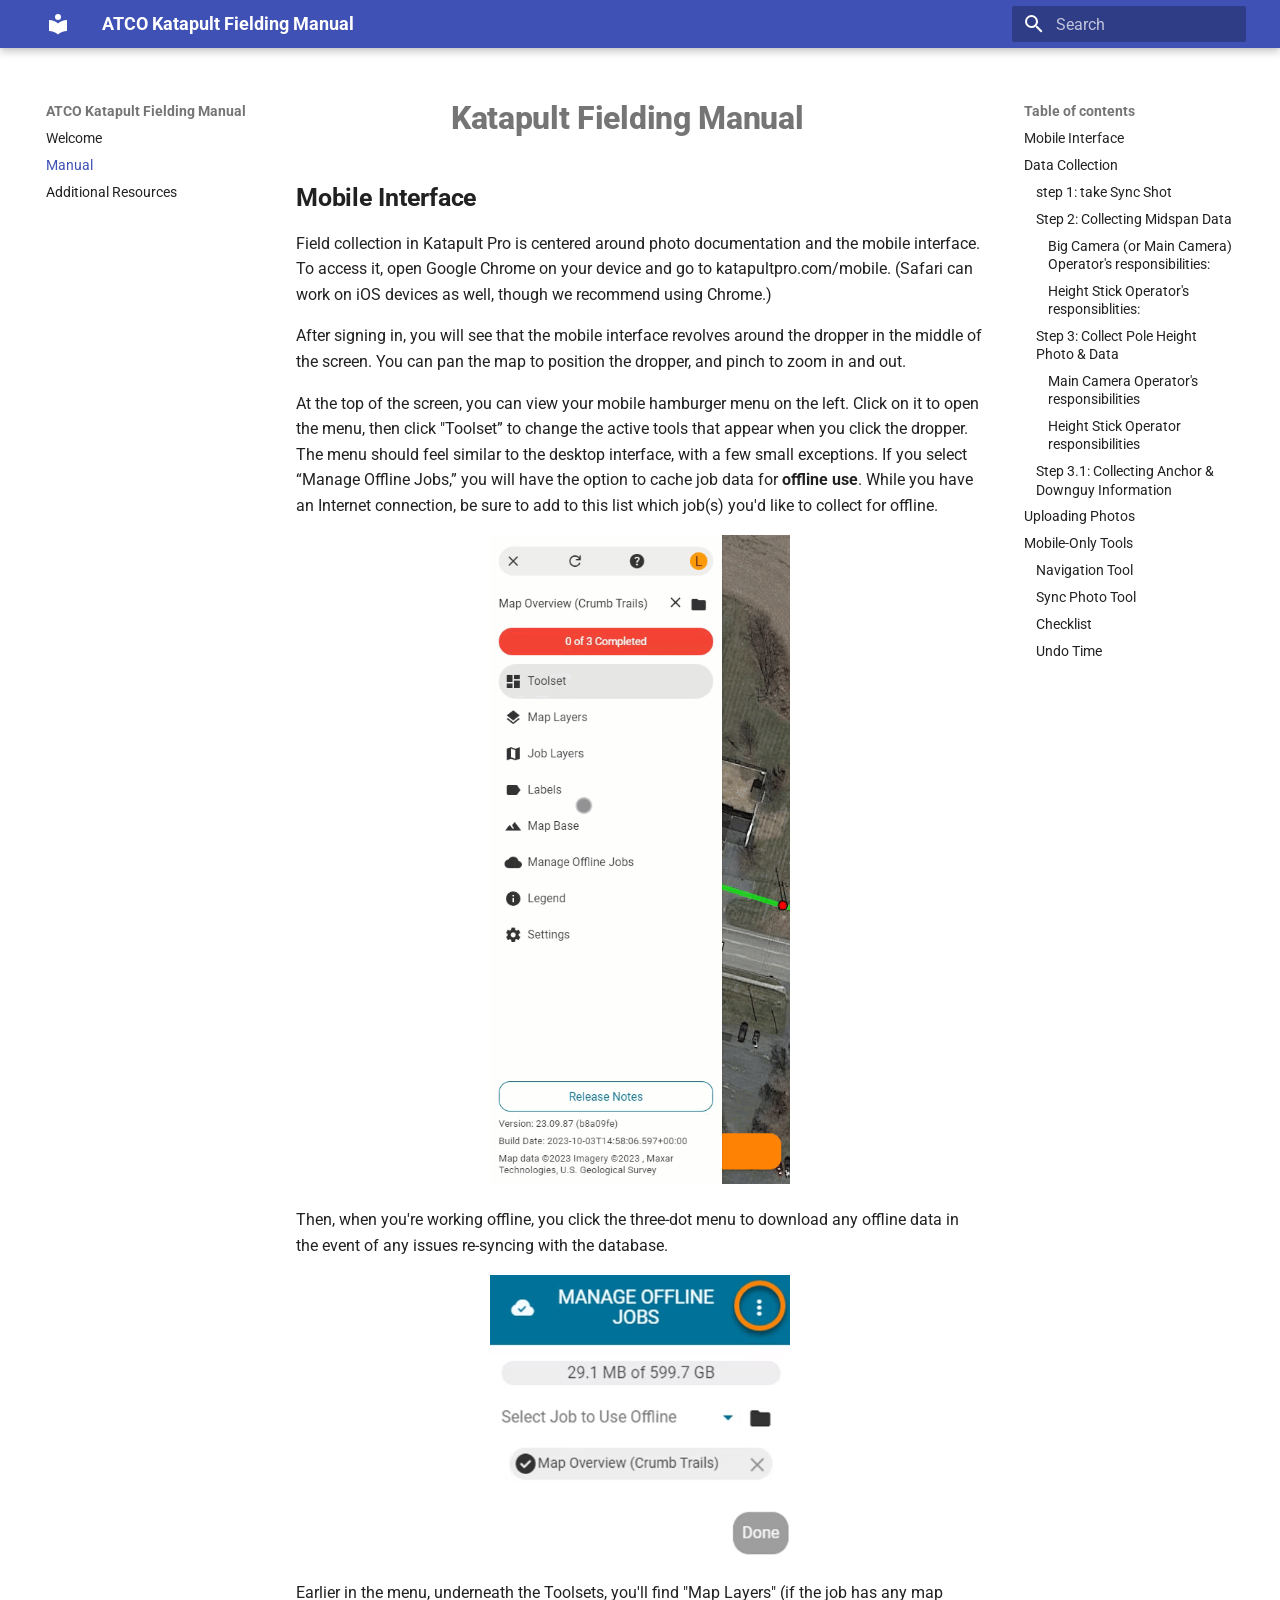
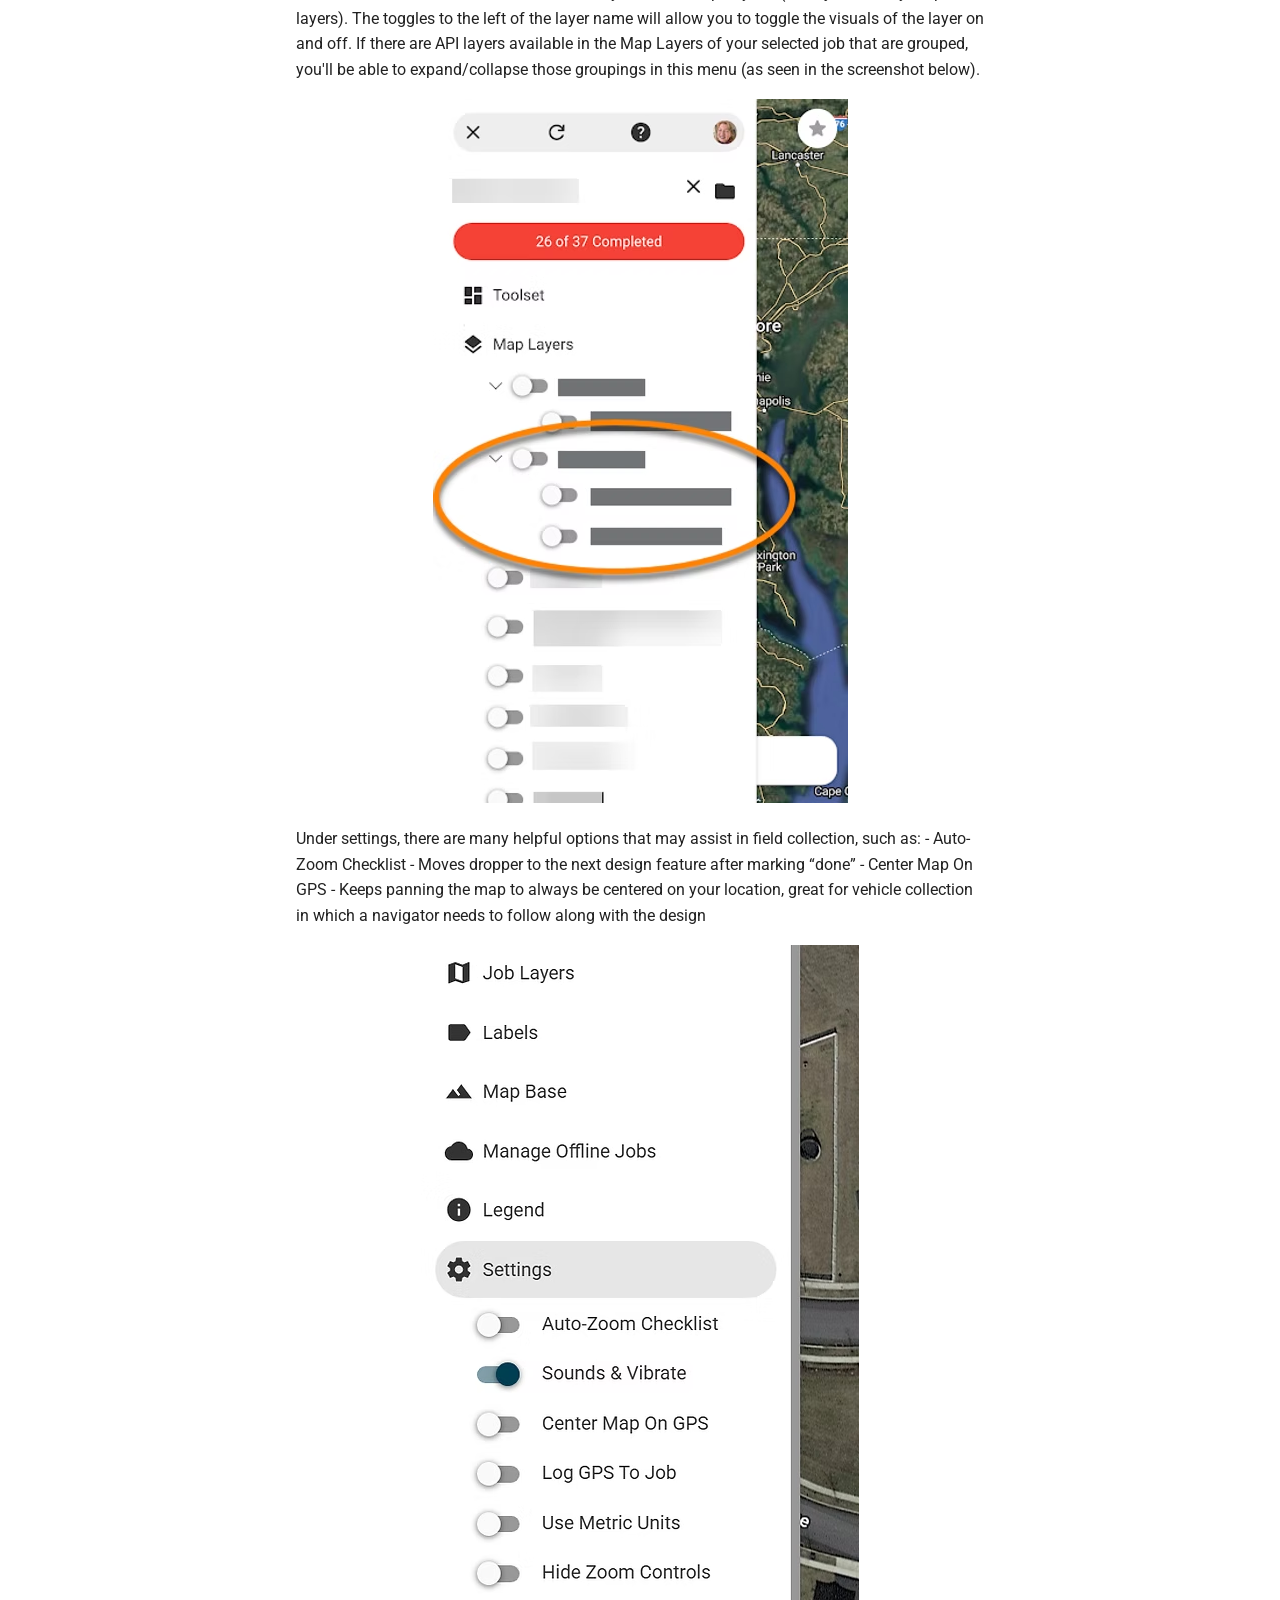
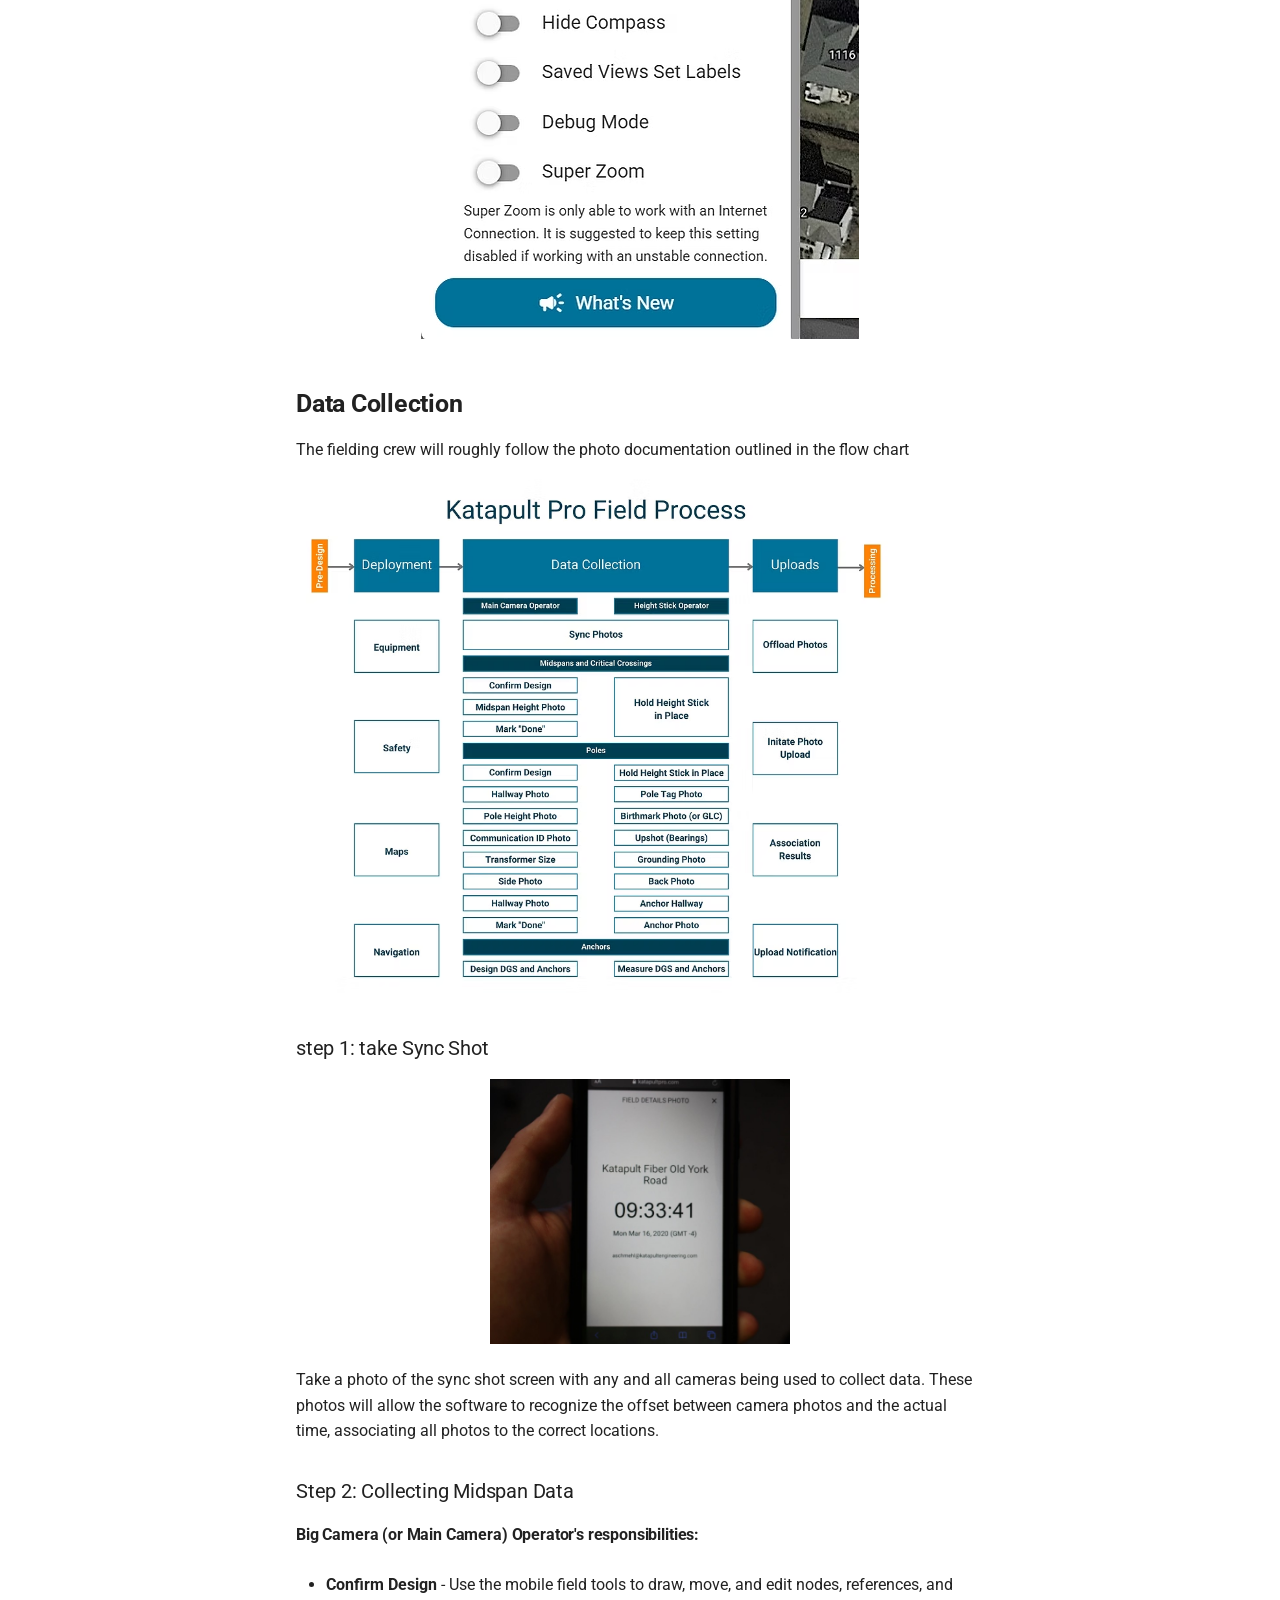
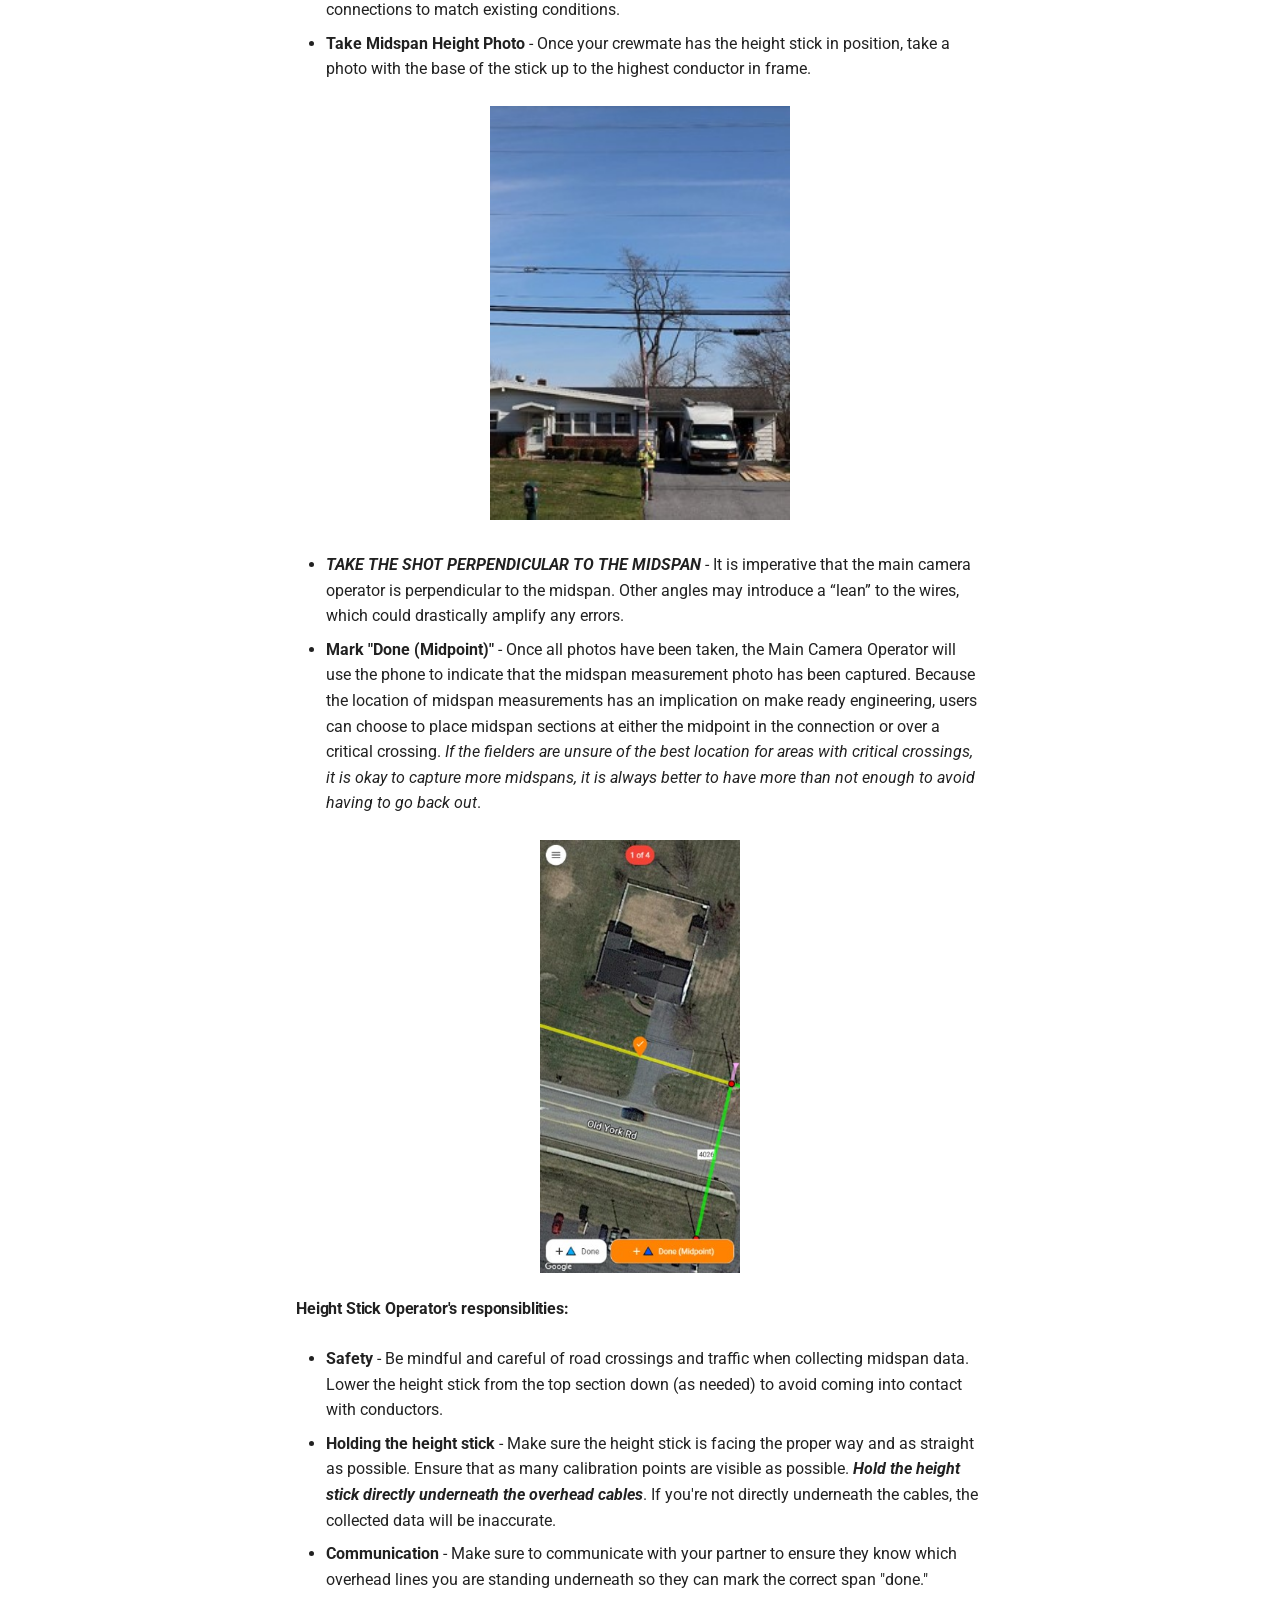
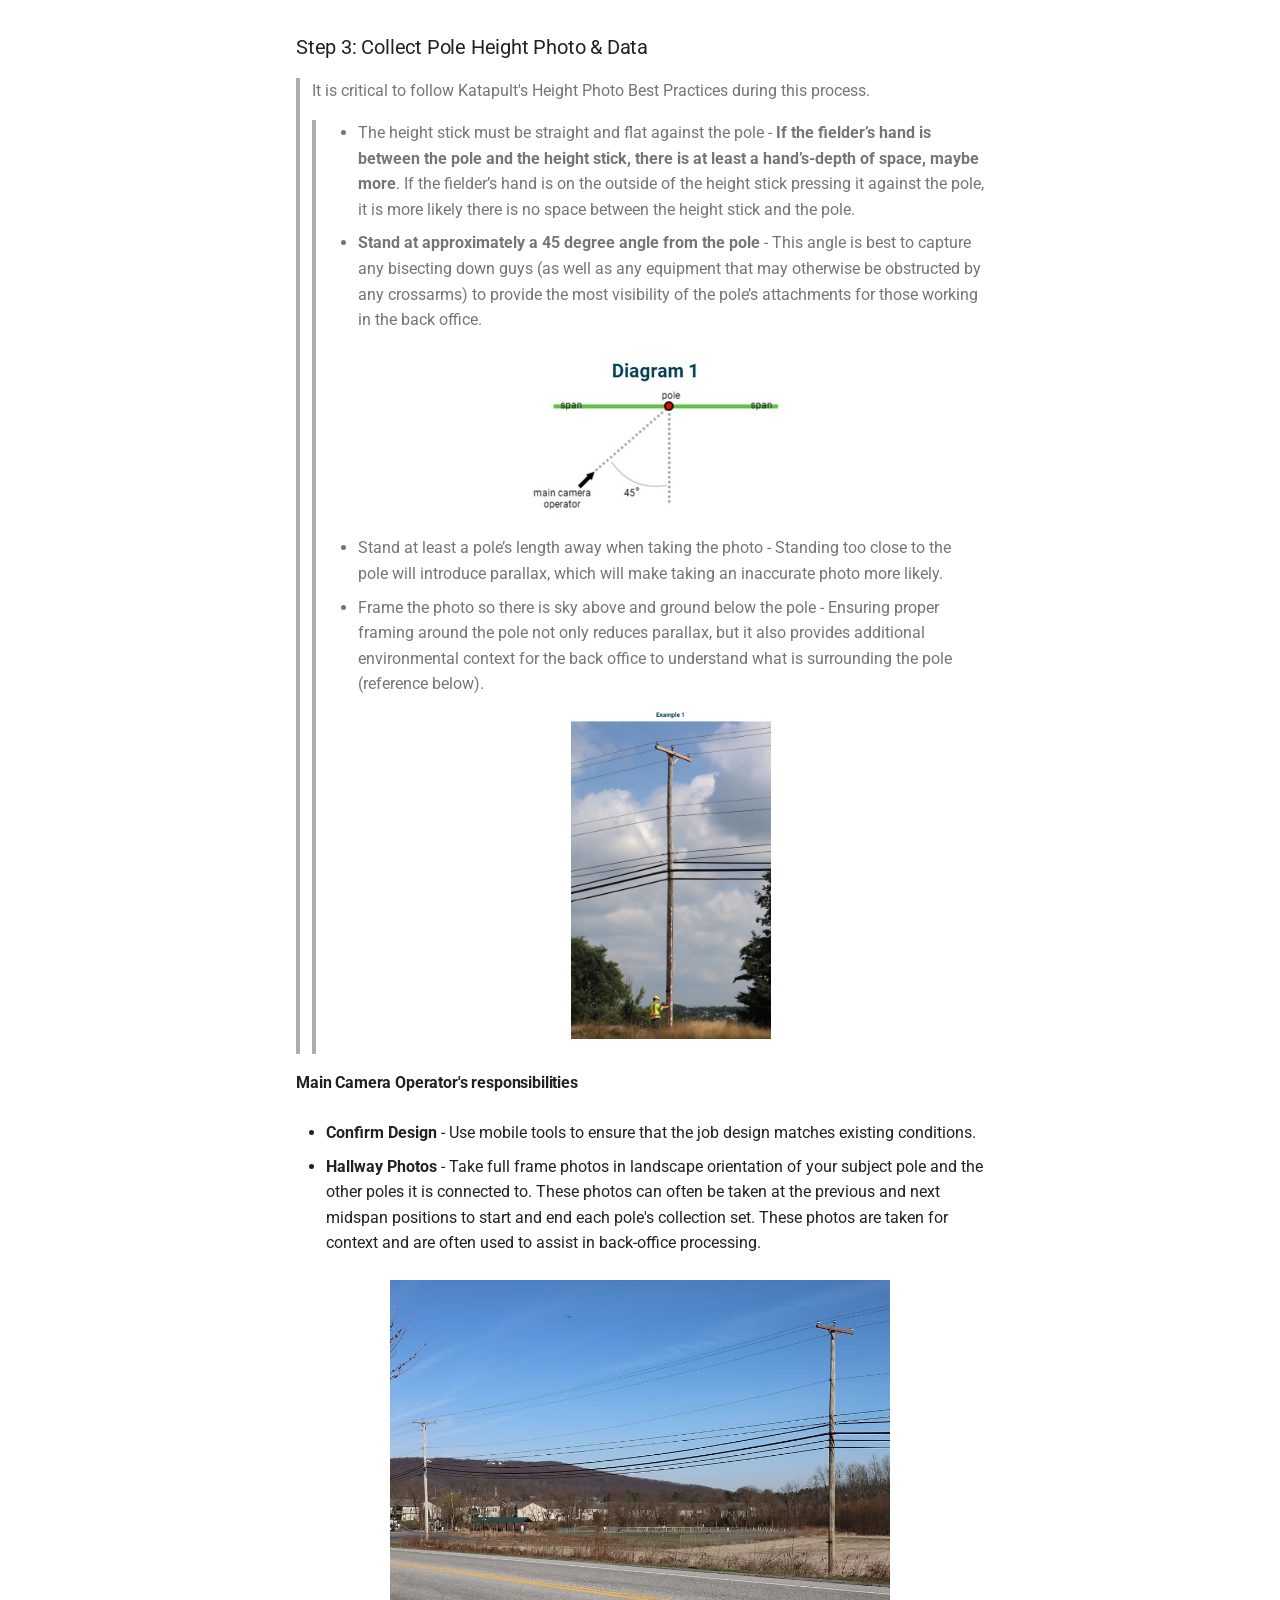
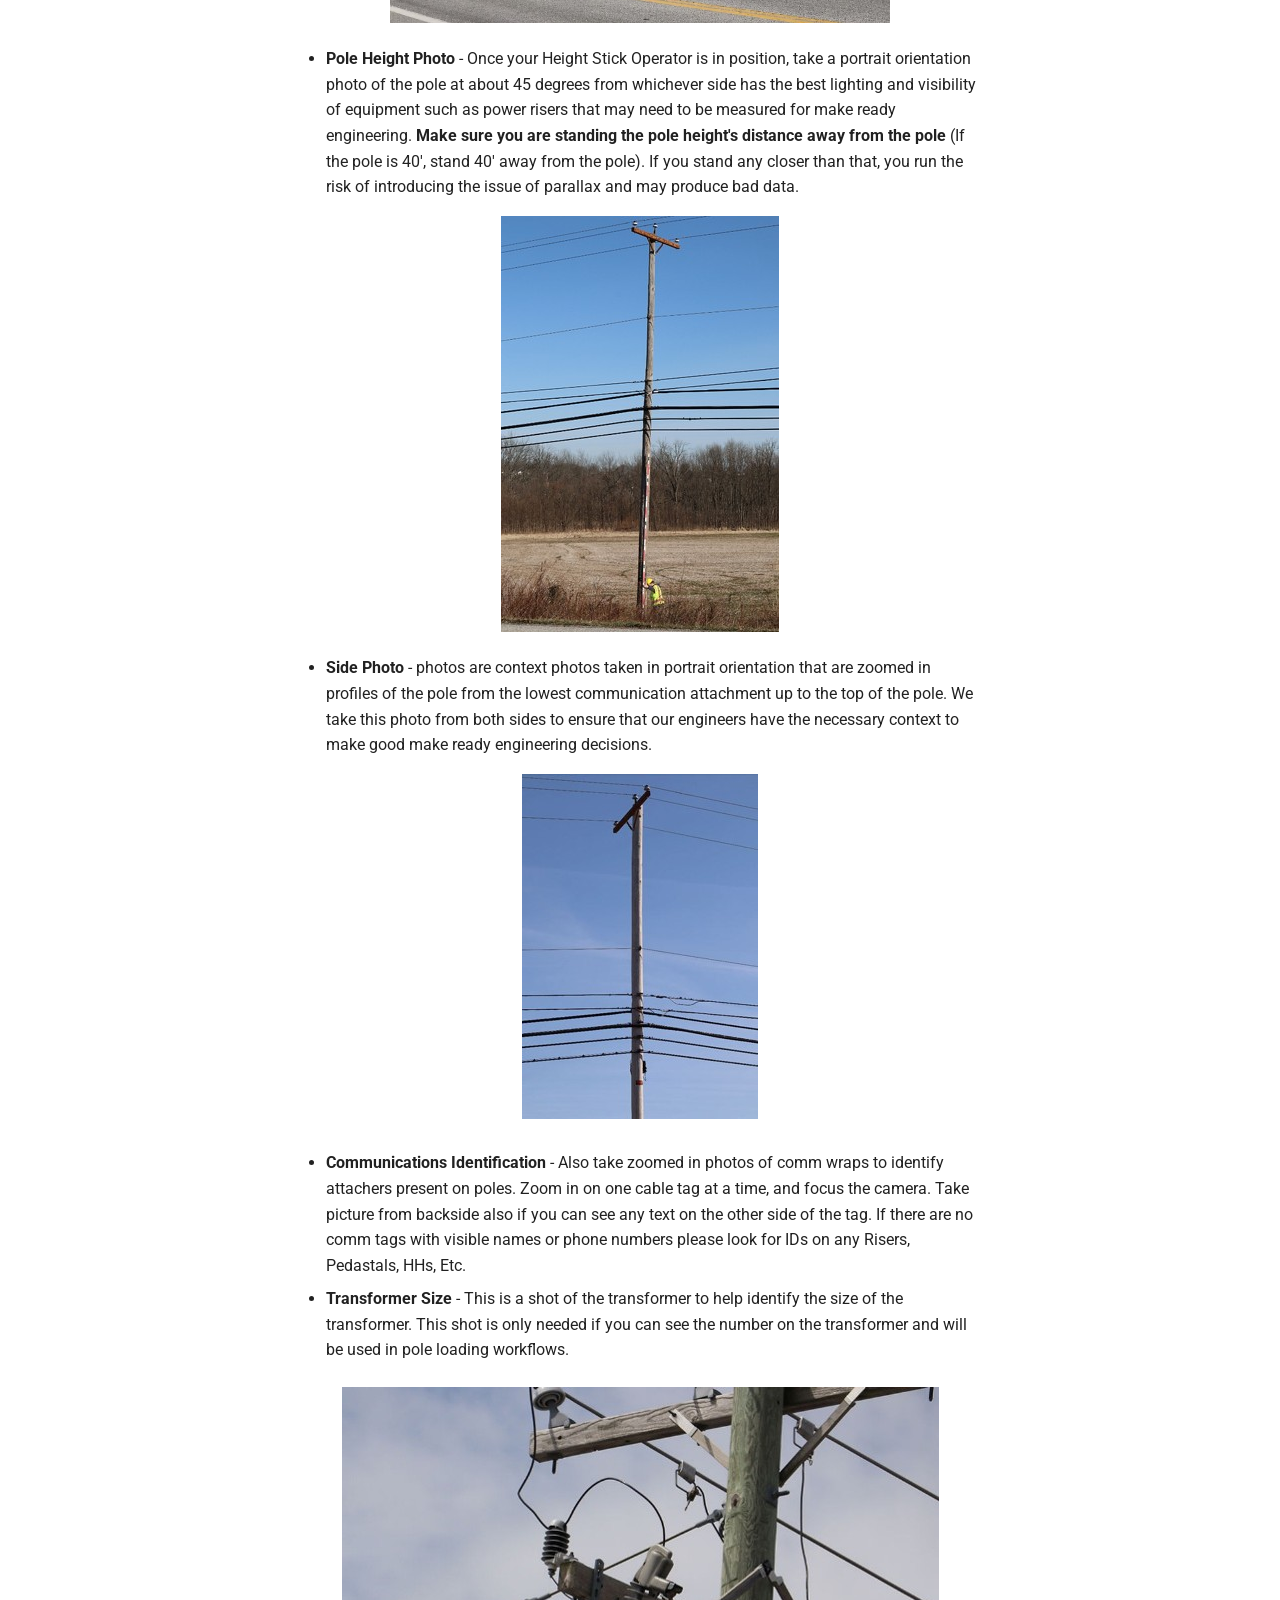
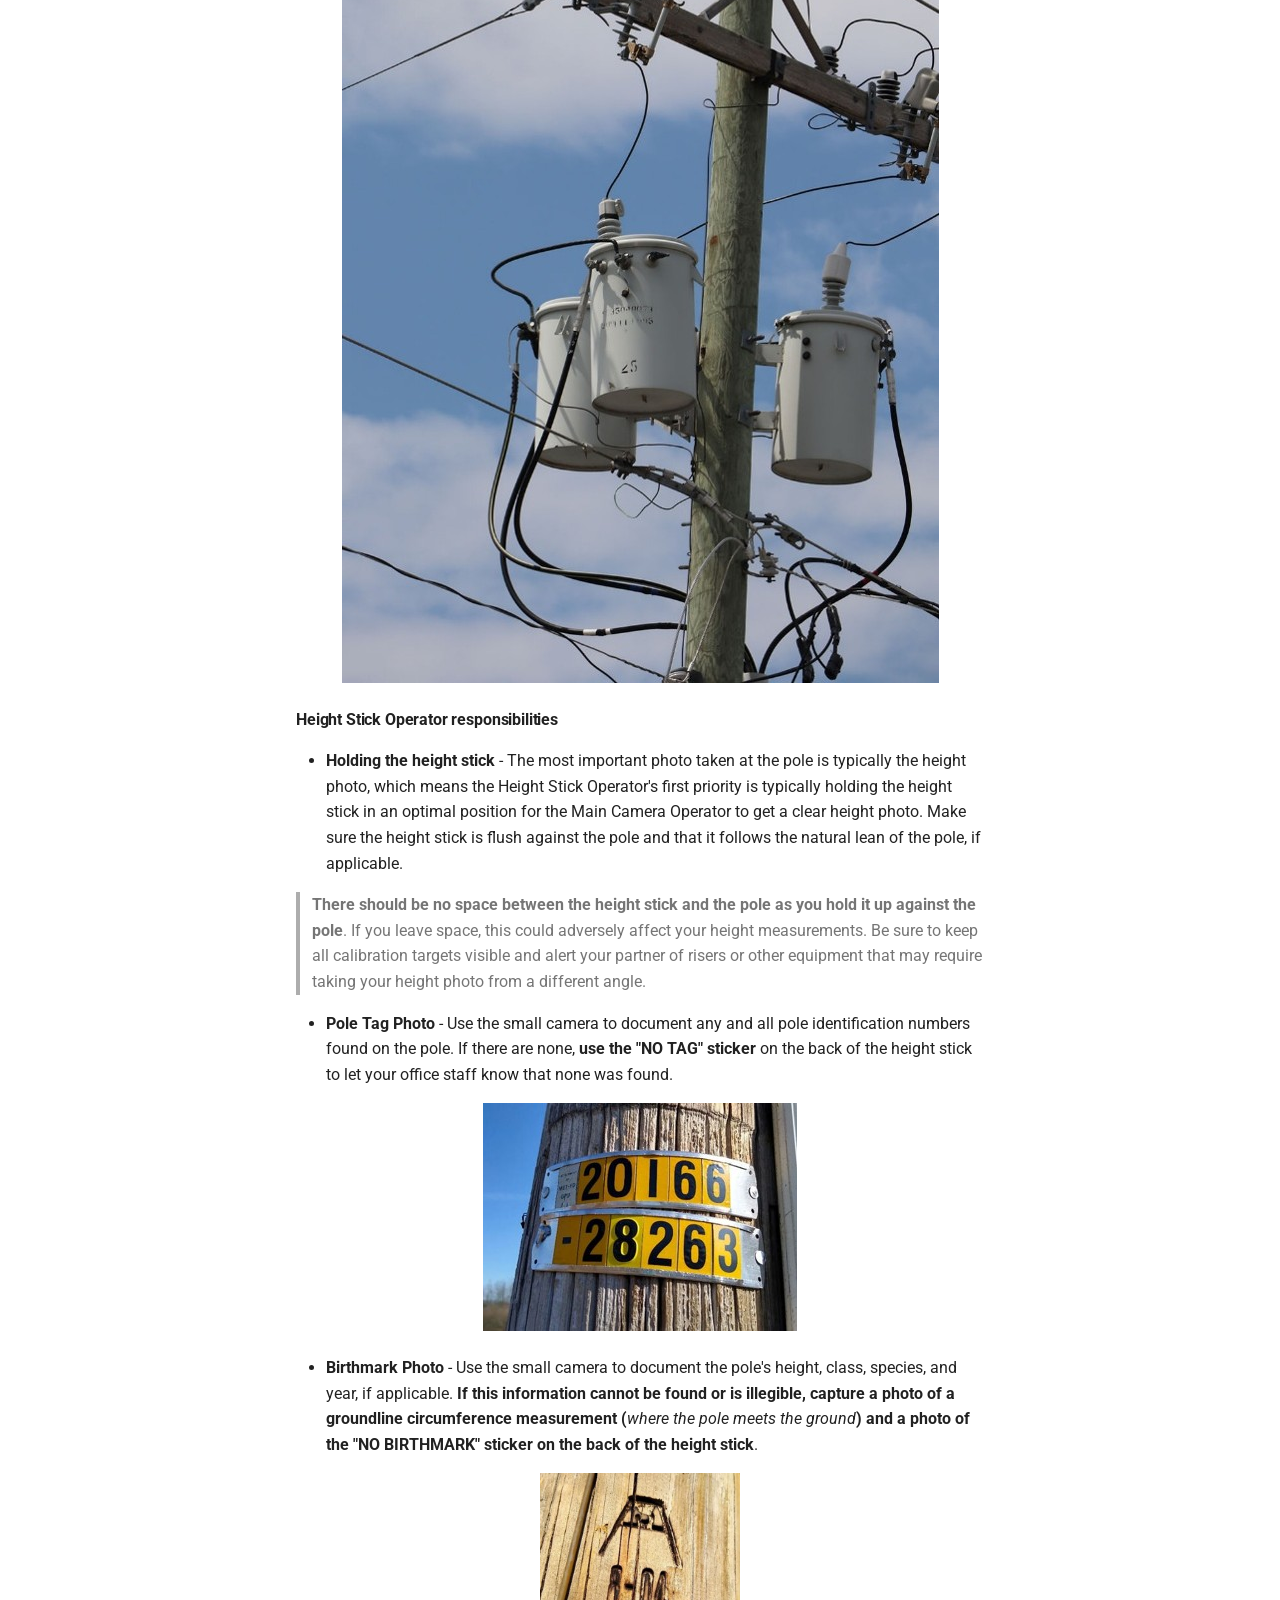
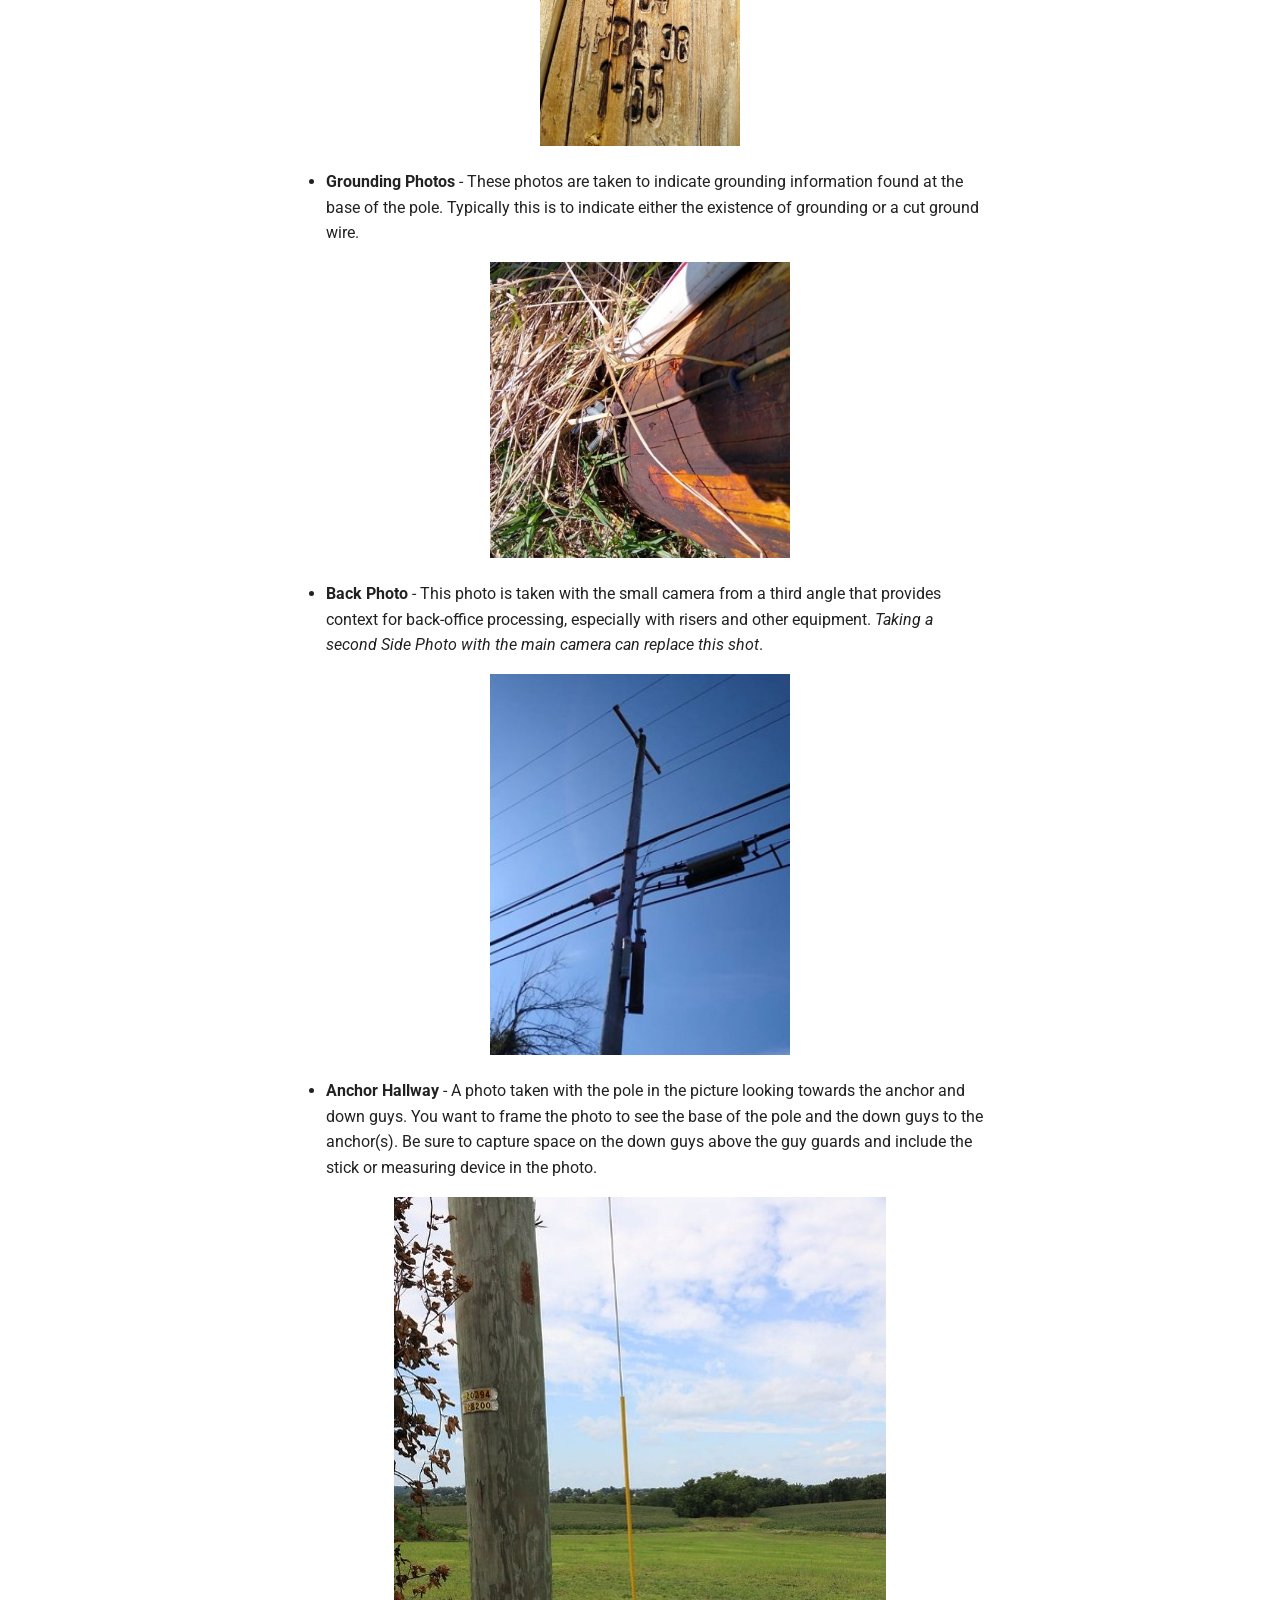
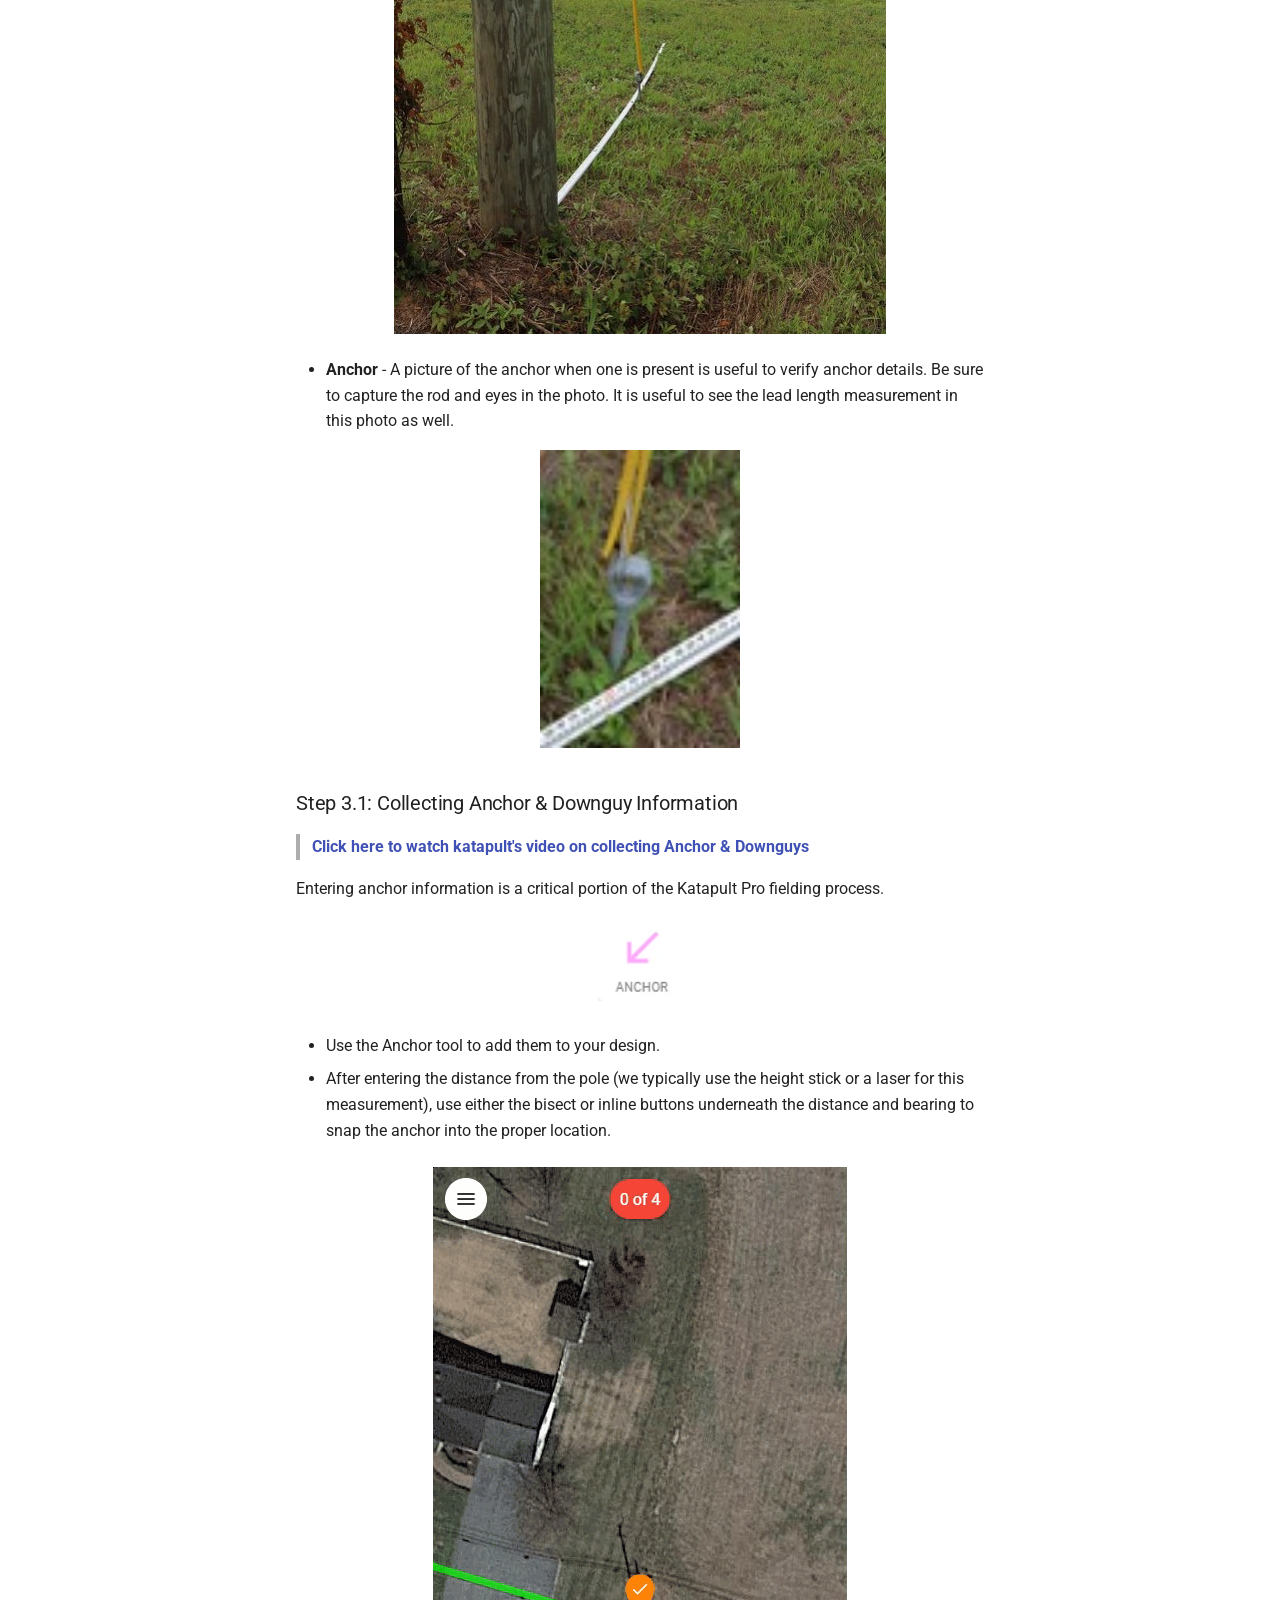
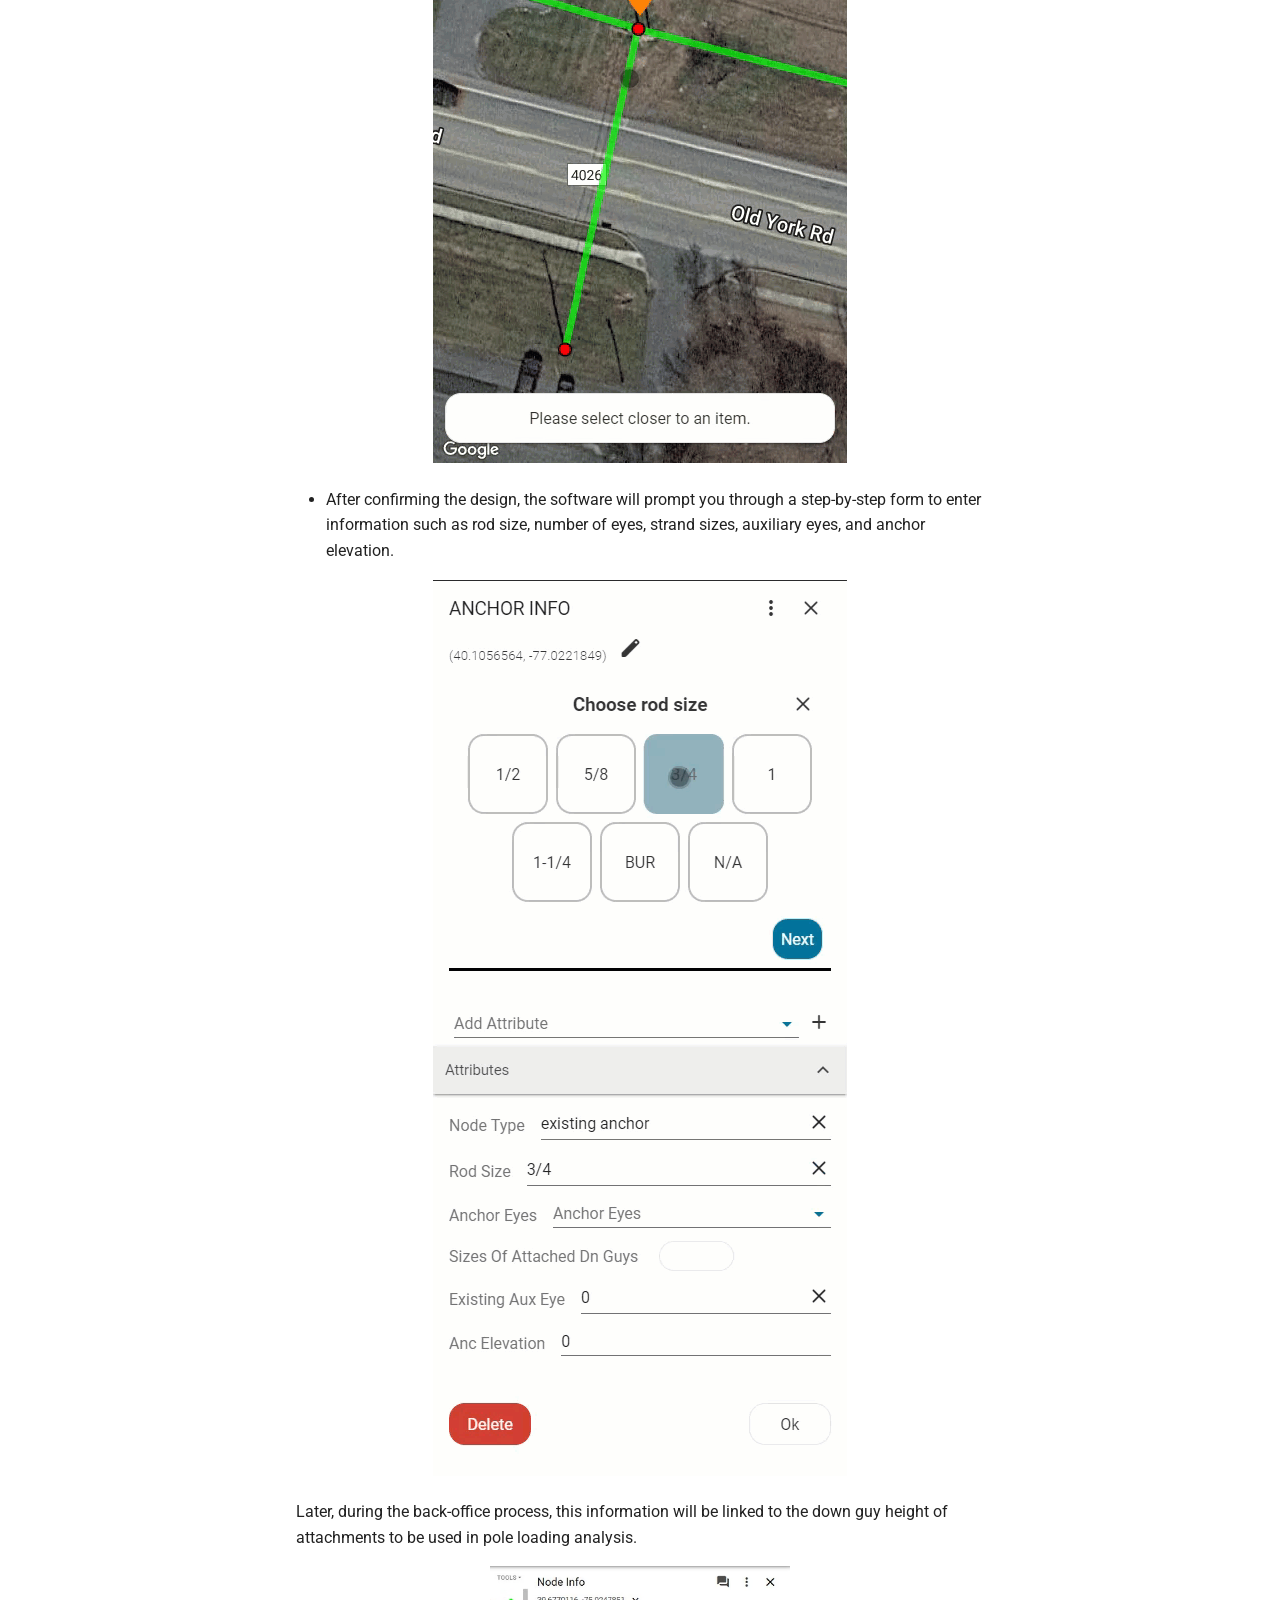
<file: index.html>
<!doctype html>
<html lang="en" class="no-js">
  <head>
    
      <meta charset="utf-8">
      <meta name="viewport" content="width=device-width,initial-scale=1">
      
      
      
      
        <link rel="prev" href="Welcome/">
      
      
        <link rel="next" href="fielding%20resources/">
      
      
        
      
      
      <link rel="icon" href="assets/images/favicon.png">
      <meta name="generator" content="mkdocs-1.6.1, mkdocs-material-9.7.6">
    
    
      
        <title>ATCO Katapult Fielding Manual</title>
      
    
    
      <link rel="stylesheet" href="assets/stylesheets/main.484c7ddc.min.css">
      
      


    
    
      
    
    
      
        
        
        <link rel="preconnect" href="https://fonts.gstatic.com" crossorigin>
        <link rel="stylesheet" href="https://fonts.googleapis.com/css?family=Roboto:300,300i,400,400i,700,700i%7CRoboto+Mono:400,400i,700,700i&display=fallback">
        <style>:root{--md-text-font:"Roboto";--md-code-font:"Roboto Mono"}</style>
      
    
    
      <link rel="stylesheet" href="stylesheets/extra.css">
    
    <script>__md_scope=new URL(".",location),__md_hash=e=>[...e].reduce(((e,_)=>(e<<5)-e+_.charCodeAt(0)),0),__md_get=(e,_=localStorage,t=__md_scope)=>JSON.parse(_.getItem(t.pathname+"."+e)),__md_set=(e,_,t=localStorage,a=__md_scope)=>{try{t.setItem(a.pathname+"."+e,JSON.stringify(_))}catch(e){}}</script>
    
      

    
    
  </head>
  
  
    <body dir="ltr">
  
    
    <input class="md-toggle" data-md-toggle="drawer" type="checkbox" id="__drawer" autocomplete="off">
    <input class="md-toggle" data-md-toggle="search" type="checkbox" id="__search" autocomplete="off">
    <label class="md-overlay" for="__drawer"></label>
    <div data-md-component="skip">
      
        
        <a href="#mobile-interface" class="md-skip">
          Skip to content
        </a>
      
    </div>
    <div data-md-component="announce">
      
    </div>
    
    
      

  

<header class="md-header md-header--shadow" data-md-component="header">
  <nav class="md-header__inner md-grid" aria-label="Header">
    <a href="." title="ATCO Katapult Fielding Manual" class="md-header__button md-logo" aria-label="ATCO Katapult Fielding Manual" data-md-component="logo">
      
  
  <svg xmlns="http://www.w3.org/2000/svg" viewBox="0 0 24 24"><path d="M12 8a3 3 0 0 0 3-3 3 3 0 0 0-3-3 3 3 0 0 0-3 3 3 3 0 0 0 3 3m0 3.54C9.64 9.35 6.5 8 3 8v11c3.5 0 6.64 1.35 9 3.54 2.36-2.19 5.5-3.54 9-3.54V8c-3.5 0-6.64 1.35-9 3.54"/></svg>

    </a>
    <label class="md-header__button md-icon" for="__drawer">
      
      <svg xmlns="http://www.w3.org/2000/svg" viewBox="0 0 24 24"><path d="M3 6h18v2H3zm0 5h18v2H3zm0 5h18v2H3z"/></svg>
    </label>
    <div class="md-header__title" data-md-component="header-title">
      <div class="md-header__ellipsis">
        <div class="md-header__topic">
          <span class="md-ellipsis">
            ATCO Katapult Fielding Manual
          </span>
        </div>
        <div class="md-header__topic" data-md-component="header-topic">
          <span class="md-ellipsis">
            
              Manual
            
          </span>
        </div>
      </div>
    </div>
    
    
      <script>var palette=__md_get("__palette");if(palette&&palette.color){if("(prefers-color-scheme)"===palette.color.media){var media=matchMedia("(prefers-color-scheme: light)"),input=document.querySelector(media.matches?"[data-md-color-media='(prefers-color-scheme: light)']":"[data-md-color-media='(prefers-color-scheme: dark)']");palette.color.media=input.getAttribute("data-md-color-media"),palette.color.scheme=input.getAttribute("data-md-color-scheme"),palette.color.primary=input.getAttribute("data-md-color-primary"),palette.color.accent=input.getAttribute("data-md-color-accent")}for(var[key,value]of Object.entries(palette.color))document.body.setAttribute("data-md-color-"+key,value)}</script>
    
    
    
      
      
        <label class="md-header__button md-icon" for="__search">
          
          <svg xmlns="http://www.w3.org/2000/svg" viewBox="0 0 24 24"><path d="M9.5 3A6.5 6.5 0 0 1 16 9.5c0 1.61-.59 3.09-1.56 4.23l.27.27h.79l5 5-1.5 1.5-5-5v-.79l-.27-.27A6.52 6.52 0 0 1 9.5 16 6.5 6.5 0 0 1 3 9.5 6.5 6.5 0 0 1 9.5 3m0 2C7 5 5 7 5 9.5S7 14 9.5 14 14 12 14 9.5 12 5 9.5 5"/></svg>
        </label>
        <div class="md-search" data-md-component="search" role="dialog">
  <label class="md-search__overlay" for="__search"></label>
  <div class="md-search__inner" role="search">
    <form class="md-search__form" name="search">
      <input type="text" class="md-search__input" name="query" aria-label="Search" placeholder="Search" autocapitalize="off" autocorrect="off" autocomplete="off" spellcheck="false" data-md-component="search-query" required>
      <label class="md-search__icon md-icon" for="__search">
        
        <svg xmlns="http://www.w3.org/2000/svg" viewBox="0 0 24 24"><path d="M9.5 3A6.5 6.5 0 0 1 16 9.5c0 1.61-.59 3.09-1.56 4.23l.27.27h.79l5 5-1.5 1.5-5-5v-.79l-.27-.27A6.52 6.52 0 0 1 9.5 16 6.5 6.5 0 0 1 3 9.5 6.5 6.5 0 0 1 9.5 3m0 2C7 5 5 7 5 9.5S7 14 9.5 14 14 12 14 9.5 12 5 9.5 5"/></svg>
        
        <svg xmlns="http://www.w3.org/2000/svg" viewBox="0 0 24 24"><path d="M20 11v2H8l5.5 5.5-1.42 1.42L4.16 12l7.92-7.92L13.5 5.5 8 11z"/></svg>
      </label>
      <nav class="md-search__options" aria-label="Search">
        
        <button type="reset" class="md-search__icon md-icon" title="Clear" aria-label="Clear" tabindex="-1">
          
          <svg xmlns="http://www.w3.org/2000/svg" viewBox="0 0 24 24"><path d="M19 6.41 17.59 5 12 10.59 6.41 5 5 6.41 10.59 12 5 17.59 6.41 19 12 13.41 17.59 19 19 17.59 13.41 12z"/></svg>
        </button>
      </nav>
      
        <div class="md-search__suggest" data-md-component="search-suggest"></div>
      
    </form>
    <div class="md-search__output">
      <div class="md-search__scrollwrap" tabindex="0" data-md-scrollfix>
        <div class="md-search-result" data-md-component="search-result">
          <div class="md-search-result__meta">
            Initializing search
          </div>
          <ol class="md-search-result__list" role="presentation"></ol>
        </div>
      </div>
    </div>
  </div>
</div>
      
    
    
  </nav>
  
</header>
    
    <div class="md-container" data-md-component="container">
      
      
        
          
        
      
      <main class="md-main" data-md-component="main">
        <div class="md-main__inner md-grid">
          
            
              
              <div class="md-sidebar md-sidebar--primary" data-md-component="sidebar" data-md-type="navigation" >
                <div class="md-sidebar__scrollwrap">
                  <div class="md-sidebar__inner">
                    



<nav class="md-nav md-nav--primary" aria-label="Navigation" data-md-level="0">
  <label class="md-nav__title" for="__drawer">
    <a href="." title="ATCO Katapult Fielding Manual" class="md-nav__button md-logo" aria-label="ATCO Katapult Fielding Manual" data-md-component="logo">
      
  
  <svg xmlns="http://www.w3.org/2000/svg" viewBox="0 0 24 24"><path d="M12 8a3 3 0 0 0 3-3 3 3 0 0 0-3-3 3 3 0 0 0-3 3 3 3 0 0 0 3 3m0 3.54C9.64 9.35 6.5 8 3 8v11c3.5 0 6.64 1.35 9 3.54 2.36-2.19 5.5-3.54 9-3.54V8c-3.5 0-6.64 1.35-9 3.54"/></svg>

    </a>
    ATCO Katapult Fielding Manual
  </label>
  
  <ul class="md-nav__list" data-md-scrollfix>
    
      
      
  
  
  
  
    <li class="md-nav__item">
      <a href="Welcome/" class="md-nav__link">
        
  
  
  <span class="md-ellipsis">
    
  
    Welcome
  

    
  </span>
  
  

      </a>
    </li>
  

    
      
      
  
  
    
  
  
  
    <li class="md-nav__item md-nav__item--active">
      
      <input class="md-nav__toggle md-toggle" type="checkbox" id="__toc">
      
      
      
        <label class="md-nav__link md-nav__link--active" for="__toc">
          
  
  
  <span class="md-ellipsis">
    
  
    Manual
  

    
  </span>
  
  

          <span class="md-nav__icon md-icon"></span>
        </label>
      
      <a href="." class="md-nav__link md-nav__link--active">
        
  
  
  <span class="md-ellipsis">
    
  
    Manual
  

    
  </span>
  
  

      </a>
      
        

<nav class="md-nav md-nav--secondary" aria-label="Table of contents">
  
  
  
  
    <label class="md-nav__title" for="__toc">
      <span class="md-nav__icon md-icon"></span>
      Table of contents
    </label>
    <ul class="md-nav__list" data-md-component="toc" data-md-scrollfix>
      
        <li class="md-nav__item">
  <a href="#mobile-interface" class="md-nav__link">
    <span class="md-ellipsis">
      
        Mobile Interface
      
    </span>
  </a>
  
</li>
      
        <li class="md-nav__item">
  <a href="#data-collection" class="md-nav__link">
    <span class="md-ellipsis">
      
        Data Collection
      
    </span>
  </a>
  
    <nav class="md-nav" aria-label="Data Collection">
      <ul class="md-nav__list">
        
          <li class="md-nav__item">
  <a href="#step-1-take-sync-shot" class="md-nav__link">
    <span class="md-ellipsis">
      
        step 1: take Sync Shot
      
    </span>
  </a>
  
</li>
        
          <li class="md-nav__item">
  <a href="#step-2-collecting-midspan-data" class="md-nav__link">
    <span class="md-ellipsis">
      
        Step 2: Collecting Midspan Data
      
    </span>
  </a>
  
    <nav class="md-nav" aria-label="Step 2: Collecting Midspan Data">
      <ul class="md-nav__list">
        
          <li class="md-nav__item">
  <a href="#big-camera-or-main-camera-operators-responsibilities" class="md-nav__link">
    <span class="md-ellipsis">
      
        Big Camera (or Main Camera) Operator's responsibilities:
      
    </span>
  </a>
  
</li>
        
          <li class="md-nav__item">
  <a href="#height-stick-operators-responsiblities" class="md-nav__link">
    <span class="md-ellipsis">
      
        Height Stick Operator's responsiblities:
      
    </span>
  </a>
  
</li>
        
      </ul>
    </nav>
  
</li>
        
          <li class="md-nav__item">
  <a href="#step-3-collect-pole-height-photo-data" class="md-nav__link">
    <span class="md-ellipsis">
      
        Step 3: Collect Pole Height Photo &amp; Data
      
    </span>
  </a>
  
    <nav class="md-nav" aria-label="Step 3: Collect Pole Height Photo &amp; Data">
      <ul class="md-nav__list">
        
          <li class="md-nav__item">
  <a href="#main-camera-operators-responsibilities" class="md-nav__link">
    <span class="md-ellipsis">
      
        Main Camera Operator's responsibilities
      
    </span>
  </a>
  
</li>
        
          <li class="md-nav__item">
  <a href="#height-stick-operator-responsibilities" class="md-nav__link">
    <span class="md-ellipsis">
      
        Height Stick Operator responsibilities
      
    </span>
  </a>
  
</li>
        
      </ul>
    </nav>
  
</li>
        
          <li class="md-nav__item">
  <a href="#step-31-collecting-anchor-downguy-information" class="md-nav__link">
    <span class="md-ellipsis">
      
        Step 3.1: Collecting Anchor &amp; Downguy Information
      
    </span>
  </a>
  
</li>
        
      </ul>
    </nav>
  
</li>
      
        <li class="md-nav__item">
  <a href="#uploading-photos" class="md-nav__link">
    <span class="md-ellipsis">
      
        Uploading Photos
      
    </span>
  </a>
  
</li>
      
        <li class="md-nav__item">
  <a href="#mobile-only-tools" class="md-nav__link">
    <span class="md-ellipsis">
      
        Mobile-Only Tools
      
    </span>
  </a>
  
    <nav class="md-nav" aria-label="Mobile-Only Tools">
      <ul class="md-nav__list">
        
          <li class="md-nav__item">
  <a href="#navigation-tool" class="md-nav__link">
    <span class="md-ellipsis">
      
        Navigation Tool
      
    </span>
  </a>
  
</li>
        
          <li class="md-nav__item">
  <a href="#sync-photo-tool" class="md-nav__link">
    <span class="md-ellipsis">
      
        Sync Photo Tool
      
    </span>
  </a>
  
</li>
        
          <li class="md-nav__item">
  <a href="#checklist" class="md-nav__link">
    <span class="md-ellipsis">
      
        Checklist
      
    </span>
  </a>
  
</li>
        
          <li class="md-nav__item">
  <a href="#undo-time" class="md-nav__link">
    <span class="md-ellipsis">
      
        Undo Time
      
    </span>
  </a>
  
</li>
        
      </ul>
    </nav>
  
</li>
      
    </ul>
  
</nav>
      
    </li>
  

    
      
      
  
  
  
  
    <li class="md-nav__item">
      <a href="fielding%20resources/" class="md-nav__link">
        
  
  
  <span class="md-ellipsis">
    
  
    Additional Resources
  

    
  </span>
  
  

      </a>
    </li>
  

    
  </ul>
</nav>
                  </div>
                </div>
              </div>
            
            
              
              <div class="md-sidebar md-sidebar--secondary" data-md-component="sidebar" data-md-type="toc" >
                <div class="md-sidebar__scrollwrap">
                  <div class="md-sidebar__inner">
                    

<nav class="md-nav md-nav--secondary" aria-label="Table of contents">
  
  
  
  
    <label class="md-nav__title" for="__toc">
      <span class="md-nav__icon md-icon"></span>
      Table of contents
    </label>
    <ul class="md-nav__list" data-md-component="toc" data-md-scrollfix>
      
        <li class="md-nav__item">
  <a href="#mobile-interface" class="md-nav__link">
    <span class="md-ellipsis">
      
        Mobile Interface
      
    </span>
  </a>
  
</li>
      
        <li class="md-nav__item">
  <a href="#data-collection" class="md-nav__link">
    <span class="md-ellipsis">
      
        Data Collection
      
    </span>
  </a>
  
    <nav class="md-nav" aria-label="Data Collection">
      <ul class="md-nav__list">
        
          <li class="md-nav__item">
  <a href="#step-1-take-sync-shot" class="md-nav__link">
    <span class="md-ellipsis">
      
        step 1: take Sync Shot
      
    </span>
  </a>
  
</li>
        
          <li class="md-nav__item">
  <a href="#step-2-collecting-midspan-data" class="md-nav__link">
    <span class="md-ellipsis">
      
        Step 2: Collecting Midspan Data
      
    </span>
  </a>
  
    <nav class="md-nav" aria-label="Step 2: Collecting Midspan Data">
      <ul class="md-nav__list">
        
          <li class="md-nav__item">
  <a href="#big-camera-or-main-camera-operators-responsibilities" class="md-nav__link">
    <span class="md-ellipsis">
      
        Big Camera (or Main Camera) Operator's responsibilities:
      
    </span>
  </a>
  
</li>
        
          <li class="md-nav__item">
  <a href="#height-stick-operators-responsiblities" class="md-nav__link">
    <span class="md-ellipsis">
      
        Height Stick Operator's responsiblities:
      
    </span>
  </a>
  
</li>
        
      </ul>
    </nav>
  
</li>
        
          <li class="md-nav__item">
  <a href="#step-3-collect-pole-height-photo-data" class="md-nav__link">
    <span class="md-ellipsis">
      
        Step 3: Collect Pole Height Photo &amp; Data
      
    </span>
  </a>
  
    <nav class="md-nav" aria-label="Step 3: Collect Pole Height Photo &amp; Data">
      <ul class="md-nav__list">
        
          <li class="md-nav__item">
  <a href="#main-camera-operators-responsibilities" class="md-nav__link">
    <span class="md-ellipsis">
      
        Main Camera Operator's responsibilities
      
    </span>
  </a>
  
</li>
        
          <li class="md-nav__item">
  <a href="#height-stick-operator-responsibilities" class="md-nav__link">
    <span class="md-ellipsis">
      
        Height Stick Operator responsibilities
      
    </span>
  </a>
  
</li>
        
      </ul>
    </nav>
  
</li>
        
          <li class="md-nav__item">
  <a href="#step-31-collecting-anchor-downguy-information" class="md-nav__link">
    <span class="md-ellipsis">
      
        Step 3.1: Collecting Anchor &amp; Downguy Information
      
    </span>
  </a>
  
</li>
        
      </ul>
    </nav>
  
</li>
      
        <li class="md-nav__item">
  <a href="#uploading-photos" class="md-nav__link">
    <span class="md-ellipsis">
      
        Uploading Photos
      
    </span>
  </a>
  
</li>
      
        <li class="md-nav__item">
  <a href="#mobile-only-tools" class="md-nav__link">
    <span class="md-ellipsis">
      
        Mobile-Only Tools
      
    </span>
  </a>
  
    <nav class="md-nav" aria-label="Mobile-Only Tools">
      <ul class="md-nav__list">
        
          <li class="md-nav__item">
  <a href="#navigation-tool" class="md-nav__link">
    <span class="md-ellipsis">
      
        Navigation Tool
      
    </span>
  </a>
  
</li>
        
          <li class="md-nav__item">
  <a href="#sync-photo-tool" class="md-nav__link">
    <span class="md-ellipsis">
      
        Sync Photo Tool
      
    </span>
  </a>
  
</li>
        
          <li class="md-nav__item">
  <a href="#checklist" class="md-nav__link">
    <span class="md-ellipsis">
      
        Checklist
      
    </span>
  </a>
  
</li>
        
          <li class="md-nav__item">
  <a href="#undo-time" class="md-nav__link">
    <span class="md-ellipsis">
      
        Undo Time
      
    </span>
  </a>
  
</li>
        
      </ul>
    </nav>
  
</li>
      
    </ul>
  
</nav>
                  </div>
                </div>
              </div>
            
          
          
            <div class="md-content" data-md-component="content">
              
              <article class="md-content__inner md-typeset">
                
                  



<h1 id="katapult-fielding-manual">Katapult Fielding Manual<a class="headerlink" href="#katapult-fielding-manual" title="Permanent link">&para;</a></h1>
<h2 id="mobile-interface">Mobile Interface<a class="headerlink" href="#mobile-interface" title="Permanent link">&para;</a></h2>
<p>Field collection in Katapult Pro is centered around photo documentation and the mobile interface. To access it, open Google Chrome on your device and go to katapultpro.com/mobile. (Safari can work on iOS devices as well, though we recommend using Chrome.)</p>
<p>After signing in, you will see that the mobile interface revolves around the dropper in the middle of the screen. You can pan the map to position the dropper, and pinch to zoom in and out.</p>
<p>At the top of the screen, you can view your mobile hamburger menu on the left. Click on it to open the menu, then click "Toolset” to change the active tools that appear when you click the dropper. The menu should feel similar to the desktop interface, with a few small exceptions. If you select “Manage Offline Jobs,” you will have the option to cache job data for <strong>offline use</strong>. While you have an Internet connection, be sure to add to this list which job(s) you'd like to collect for offline.</p>
<p align="center">
<img src="img/offlinegif.gif" width="300" height="400">
</p>

<p>Then, when you're working offline, you click the three-dot menu to download any offline data in the event of any issues re-syncing with the database.</p>
<p align="center">
<img src="img/threedot.avif" width="300">
</p>

<p>Earlier in the menu, underneath the Toolsets, you'll find "Map Layers" (if the job has any map layers). The toggles to the left of the layer name will allow you to toggle the visuals of the layer on and off. If there are API layers available in the Map Layers of your selected job that are grouped, you'll be able to expand/collapse those groupings in this menu (as seen in the screenshot below).</p>
<p align="center">
<img src="img/mobile1.avif" height="300">
</p>

<p>Under settings, there are many helpful options that may assist in field collection, such as:
- Auto-Zoom Checklist - Moves dropper to the next design feature after marking “done”
- Center Map On GPS - Keeps panning the map to always be centered on your location, great for vehicle collection in which a navigator needs to follow along with the design</p>
<p align="center">
<img src="img/settings.avif" height="500">
</p>

<h2 id="data-collection">Data Collection<a class="headerlink" href="#data-collection" title="Permanent link">&para;</a></h2>
<p>The fielding crew will roughly follow the photo documentation outlined in the flow chart</p>
<p><img src="img/flowchart1.avif" width="600"></p>
<h3 id="step-1-take-sync-shot">step 1: take Sync Shot<a class="headerlink" href="#step-1-take-sync-shot" title="Permanent link">&para;</a></h3>
<p align="center">
<img src="img/sync.jpg" width="300">
</p>

<p>Take a photo of the sync shot screen with any and all cameras being used to collect data. These photos will allow the software to recognize the offset between camera photos and the actual time, associating all photos to the correct locations.</p>
<h3 id="step-2-collecting-midspan-data">Step 2: Collecting Midspan Data<a class="headerlink" href="#step-2-collecting-midspan-data" title="Permanent link">&para;</a></h3>
<h4 id="big-camera-or-main-camera-operators-responsibilities">Big Camera (or Main Camera) Operator's responsibilities:<a class="headerlink" href="#big-camera-or-main-camera-operators-responsibilities" title="Permanent link">&para;</a></h4>
<ul>
<li>
<p><strong>Confirm Design</strong> - Use the mobile field tools to draw, move, and edit nodes, references, and connections to match existing conditions.</p>
</li>
<li>
<p><strong>Take Midspan Height Photo</strong> - Once your crewmate has the height stick in position, take a photo with the base of the stick up to the highest conductor in frame.</p>
</li>
</ul>
<p align="center">
<img src="img/midspan.jpg" width="300">
</p>

<ul>
<li>
<p><strong><em>TAKE THE SHOT PERPENDICULAR TO THE MIDSPAN</em></strong> - It is imperative that the main camera operator is perpendicular to the midspan. Other angles may introduce a “lean” to the wires, which could drastically amplify any errors.</p>
</li>
<li>
<p><strong>Mark "Done (Midpoint)"</strong> - Once all photos have been taken, the Main Camera Operator will use the phone to indicate that the midspan measurement photo has been captured. Because the location of midspan measurements has an implication on make ready engineering, users can choose to place midspan sections at either the midpoint in the connection or over a critical crossing. <em>If the fielders are unsure of the best location for areas with critical crossings, it is okay to capture more midspans, it is always better to have more than not enough to avoid having to go back out</em>.</p>
</li>
</ul>
<p align="center">
<img src="img/webappdone.jpg" height="400" width="200">
</p>

<h4 id="height-stick-operators-responsiblities">Height Stick Operator's responsiblities:<a class="headerlink" href="#height-stick-operators-responsiblities" title="Permanent link">&para;</a></h4>
<ul>
<li>
<p><strong>Safety</strong> - Be mindful and careful of road crossings and traffic when collecting midspan data. Lower the height stick from the top section down (as needed) to avoid coming into contact with conductors.</p>
</li>
<li>
<p><strong>Holding the height stick</strong> - Make sure the height stick is facing the proper way and as straight as possible. Ensure that as many calibration points are visible as possible. <strong><em>Hold the height stick directly underneath the overhead cables</em></strong>. If you're not directly underneath the cables, the collected data will be inaccurate.</p>
</li>
<li>
<p><strong>Communication</strong> - Make sure to communicate with your partner to ensure they know which overhead lines you are standing underneath so they can mark the correct span "done."</p>
</li>
</ul>
<h3 id="step-3-collect-pole-height-photo-data">Step 3: Collect Pole Height Photo &amp; Data<a class="headerlink" href="#step-3-collect-pole-height-photo-data" title="Permanent link">&para;</a></h3>
<blockquote>
<p>It is critical to follow Katapult's Height Photo Best Practices during this process. </p>
<blockquote>
<ul>
<li>The height stick must be straight and flat against the pole - <strong>If the fielder’s hand is between the pole and the height stick, there is at least a hand’s-depth of space, maybe more</strong>. If the fielder’s hand is on the outside of the height stick pressing it against the pole, it is more likely there is no space between the height stick and the pole.</li>
<li><strong>Stand at approximately a 45 degree angle from the pole</strong> - This angle is best to capture any bisecting down guys (as well as any equipment that may otherwise be obstructed by any crossarms) to provide the most visibility of the pole’s attachments for those working in the back office.</li>
</ul>
<p><p align="center">
<img src="img/heightangle.jpg">
</p></p>
<ul>
<li>Stand at least a pole’s length away when taking the photo - Standing too close to the pole will introduce parallax, which will make taking an inaccurate photo more likely.</li>
<li>Frame the photo so there is sky above and ground below the pole - Ensuring proper framing around the pole not only reduces parallax, but it also provides additional environmental context for the back office to understand what is surrounding the pole (reference below).
<p align="center">
<img src="img/framing.jpg" width=200 height=300>
</p></li>
</ul>
</blockquote>
</blockquote>
<h4 id="main-camera-operators-responsibilities">Main Camera Operator's responsibilities<a class="headerlink" href="#main-camera-operators-responsibilities" title="Permanent link">&para;</a></h4>
<ul>
<li>
<p><strong>Confirm Design</strong> - Use mobile tools to ensure that the job design matches existing conditions.</p>
</li>
<li>
<p><strong>Hallway Photos</strong> - Take full frame photos in landscape orientation of your subject pole and the other poles it is connected to. These photos can often be taken at the previous and next midspan positions to start and end each pole's collection set. These photos are taken for context and are often used to assist in back-office processing.</p>
</li>
</ul>
<p align="center">
<img src="img/217839_4c2ce2d069b74ca1b366ada010f9d48a~mv2.avif" width="500">
</p>

<ul>
<li><strong>Pole Height Photo</strong> - Once your Height Stick Operator is in position, take a portrait orientation photo of the pole at about 45 degrees from whichever side has the best lighting and visibility of equipment such as power risers that may need to be measured for make ready engineering. <strong>Make sure you are standing the pole height's distance away from the pole</strong> (If the pole is 40', stand 40' away from the pole). If you stand any closer than that, you run the risk of introducing the issue of parallax and may produce bad data.</li>
</ul>
<p align="center">
<img src="img/height1.jpg" height="300">
</p>

<ul>
<li><strong>Side Photo</strong> - photos are context photos taken in portrait orientation that are zoomed in profiles of the pole from the lowest communication attachment up to the top of the pole. We take this photo from both sides to ensure that our engineers have the necessary context to make good make ready engineering decisions.</li>
</ul>
<p align="center">
<img src="img/side.jpg" height="300">
</p>

<ul>
<li>
<p><strong>Communications Identification</strong> - Also take zoomed in photos of comm wraps to identify attachers present on poles. Zoom in on one cable tag at a time, and focus the camera. Take picture from backside also if you can see any text on the other side of the tag. If there are no comm tags with visible names or phone numbers please look for IDs on any Risers, Pedastals, HHs, Etc.</p>
</li>
<li>
<p><strong>Transformer Size</strong> - This is a shot of the transformer to help identify the size of the transformer. This shot is only needed if you can see the number on the transformer and will be used in pole loading workflows.</p>
</li>
</ul>
<p align="center">
<img src="img/transfomersize.jpg" height="300">
</p>

<h4 id="height-stick-operator-responsibilities">Height Stick Operator responsibilities<a class="headerlink" href="#height-stick-operator-responsibilities" title="Permanent link">&para;</a></h4>
<ul>
<li><strong>Holding the height stick</strong> - The most important photo taken at the pole is typically the height photo, which means the Height Stick Operator's first priority is typically holding the height stick in an optimal position for the Main Camera Operator to get a clear height photo. Make sure the height stick is flush against the pole and that it follows the natural lean of the pole, if applicable.</li>
</ul>
<blockquote>
<p><strong>There should be no space between the height stick and the pole as you hold it up against the pole</strong>. If you leave space, this could adversely affect your height measurements. Be sure to keep all calibration targets visible and alert your partner of risers or other equipment that may require taking your height photo from a different angle.</p>
</blockquote>
<ul>
<li><strong>Pole Tag Photo</strong> - Use the small camera to document any and all pole identification numbers found on the pole. If there are none, <strong>use the "NO TAG" sticker</strong> on the back of the height stick to let your office staff know that none was found.</li>
</ul>
<p align="center">
<img src="img/poletag.jpg">
</p>

<ul>
<li><strong>Birthmark Photo</strong> - Use the small camera to document the pole's height, class, species, and year, if applicable. <strong>If this information cannot be found or is illegible, capture a photo of a groundline circumference measurement (</strong><em>where the pole meets the ground</em><strong>) and a photo of the "NO BIRTHMARK" sticker on the back of the height stick</strong>.</li>
</ul>
<p align="center">
<img src="img/birthmark.jpg" width="200">
</p>

<ul>
<li><strong>Grounding Photos</strong> - These photos are taken to indicate grounding information found at the base of the pole. Typically this is to indicate either the existence of grounding or a cut ground wire.</li>
</ul>
<p align="center">
<img src="img/grounding.jpg" width="300">
</p>

<ul>
<li><strong>Back Photo</strong> - This photo is taken with the small camera from a third angle that provides context for back-office processing, especially with risers and other equipment. <em>Taking a second Side Photo with the main camera can replace this shot</em>.</li>
</ul>
<p align="center">
<img src="img/backphoto.jpg" width="300">
</p>

<ul>
<li><strong>Anchor Hallway</strong> - A photo taken with the pole in the picture looking towards the anchor and down guys. You want to frame the photo to see the base of the pole and the down guys to the anchor(s). Be sure to capture space on the down guys above the guy guards and include the stick or measuring device in the photo.</li>
</ul>
<p align="center">
<img src="img/anchorhallway.jpg" height="400">
</p>

<ul>
<li><strong>Anchor</strong> - A picture of the anchor when one is present is useful to verify anchor details. Be sure to capture the rod and eyes in the photo. It is useful to see the lead length measurement in this photo as well.</li>
</ul>
<p align="center">
<img src="img/anchor1.jpg" width="200">
</p>

<h3 id="step-31-collecting-anchor-downguy-information">Step 3.1: Collecting Anchor &amp; Downguy Information<a class="headerlink" href="#step-31-collecting-anchor-downguy-information" title="Permanent link">&para;</a></h3>
<blockquote>
<p><strong><a href="https://www.youtube.com/watch?v=M5HJFqtu2sc&amp;list=PLGet9Wz8csitdW64z-tVW1XrlWyXhS_pP&amp;index=6">Click here to watch katapult's video on collecting Anchor &amp; Downguys</a></strong></p>
</blockquote>
<p>Entering anchor information is a critical portion of the Katapult Pro fielding process.</p>
<p align="center">
<img src="img/anchorsymbol.avif">
</p>

<ul>
<li>
<p>Use the Anchor tool to add them to your design.</p>
</li>
<li>
<p>After entering the distance from the pole (we typically use the height stick or a laser for this measurement), use either the bisect or inline buttons underneath the distance and bearing to snap the anchor into the proper location.</p>
</li>
</ul>
<p align="center">
<img src="img/anchorgif.gif" height="400">
</p>

<ul>
<li>After confirming the design, the software will prompt you through a step-by-step form to enter information such as rod size, number of eyes, strand sizes, auxiliary eyes, and anchor elevation.</li>
</ul>
<p align="center">
<img src="img/strandgif.gif" height="400">
</p>

<p>Later, during the back-office process, this information will be linked to the down guy height of attachments to be used in pole loading analysis.</p>
<p align="center">
<img src="img/anchorinfo.avif" width="300">
</p>

<p>At the bottom of the screen, you’ll see the distance and bearing for the dropper, and you can either move it to the correct position by clicking on a new location or type in the distance or bearing. Once you click on a location, this will move the anchor to the new location you have selected. If you wish to cancel this action and not move the anchor, you can click on the "X" in the “MOVE ANCHOR” modal at the bottom of the screen.</p>
<p align="center">
<img src="img/anchorscreen.avif" width="500">
</p>

<p><strong>Once all pole photos have been taken, the Main Camera Operator will mark the pole "Mark Done" and continue moving forward throughout the job</strong></p>
<h2 id="uploading-photos">Uploading Photos<a class="headerlink" href="#uploading-photos" title="Permanent link">&para;</a></h2>
<ul>
<li>When the field crew gets back to the office, hotel, or their home, the next step in the process is to upload all field photos. We recommend offloading all photos to an external drive under a folder indicating the date and crew members' initials who collected the data. This way, if the upload gets interrupted, you still have a repository of all your fielded photos.</li>
</ul>
<blockquote>
<p><strong>DO NOT upload photos into Cloud-based Collaboration and Document Management Systems, such as Microsoft SharePoint. These can corrupt photo .EXIF data.</strong></p>
<p>Be mindful if you're using a Canon camera; the cameras keep sequential count of the images, starting at IMG_0001. When the camera hits IMG_9999, it creates an entirely new folder. This happens once every 10,000 images, so make sure to look for that additional folder of photos to upload before formatting the card.</p>
</blockquote>
<ul>
<li>Next, go to <em>katapultpro.com/upload</em> (or choose "Upload" from the App Tray) and select the number of cameras' photos being uploaded.</li>
</ul>
<p align="center">
<img src="img/Upload1.1.avif" width="500">
</p>

<ul>
<li>Drag and drop the photos you would like to upload, and then press the next arrow in the bottom right. Then, choose whether to select the sync photos automatically or manually. The system will take some time to scan through photos and find the sync photos if you choose for them to be selected automatically.</li>
</ul>
<p align="center">
<img src="img/Upload2.1.avif" width="500">
</p>

<ul>
<li>Once a sync shot is found or selected, enter the field details exactly as they appear in the sync photo. You may receive a warning that photos will not associate correctly, which typically means that the sync info was entered incorrectly.</li>
</ul>
<p align="center">
<img src="img/upload3.1.avif" width="500">
</p>

<ul>
<li>
<p>Once you have finished entering sync information, you can continue uploading your photos. Towards the end of the upload, you'll have options to notify project managers, notify remote processors, and associate photos on upload. (Katapult recommends associating after classifying photos, which happens after uploading them.)</p>
</li>
<li>
<p><strong>Make sure that you keep the tab running with consistent Internet connection while your photos upload! Otherwise they might look completely gray with an "Error" text on it and will need to be re-uploaded</strong>. Once the photos have been successfully uploaded, back-office processing can begin.</p>
</li>
</ul>
<h2 id="mobile-only-tools">Mobile-Only Tools<a class="headerlink" href="#mobile-only-tools" title="Permanent link">&para;</a></h2>
<p>You can access your mobile toolset at any time by clicking/touching the dropper in the center of the screen. There are a few tools that are specific to mobile that will be necessary for data collection in the field.</p>
<p align="center">
<img src="img/toolset.gif" height="400">
</p>

<h3 id="navigation-tool">Navigation Tool<a class="headerlink" href="#navigation-tool" title="Permanent link">&para;</a></h3>
<p><img src="img/navigation.avif"></p>
<p>The navigation tool allows users to select a location from Katapult Maps and spawn a Google Maps navigation session that will direct the user to their design.</p>
<h3 id="sync-photo-tool">Sync Photo Tool<a class="headerlink" href="#sync-photo-tool" title="Permanent link">&para;</a></h3>
<p><img src="img/syncphoto.avif"></p>
<p>The sync photo tool allows multiple cameras to be synchronized with the Katapult Pro database.</p>
<p>The sync photo screen (screenshot below) will pop up when you first open a job, or you can manually open it with the Sync Photo tool in the mobile toolset. Take a photo of this screen with all cameras being used for data collection whenever:
- Crew starts a new job
- You change users or phones to interact with the design
- Your crew starts a new day of collection
- You change cameras</p>
<p><img src="img/syncphoto2.avif" height="300"></p>
<blockquote>
<p><strong>When you upload your photos at the end of the day, you will enter the information from these sync photos to automatically associate your photos. Make sure the time, date, time zone, and user are correct to ensure proper association.</strong></p>
</blockquote>
<h3 id="checklist">Checklist<a class="headerlink" href="#checklist" title="Permanent link">&para;</a></h3>
<p>The most important tool in mobile is your checklist.</p>
<p><img src="img/checklist.avif"></p>
<p>This tool is typically automatically equipped after taking the sync shot, but should you ever need to manually equip the tool, you can find the tool in the mobile toolset by clicking on the dropper and choosing "Checklist."</p>
<p>The checklist tool allows you to indicate when your crew is finished taking photos of a design element, effectively "checking" it off the list of elements that need photos. Marking elements as 'Done' places an attribute on the node or section, called a time bucket, allowing photo association back in the office.</p>
<h3 id="undo-time">Undo Time<a class="headerlink" href="#undo-time" title="Permanent link">&para;</a></h3>
<p><img src="img/undotime.avif"></p>
<p>You can also use the Undo Time tool to remove the last time bucket that you placed. This tool should only be used by advanced field technicians.</p>












                
              </article>
            </div>
          
          
<script>var target=document.getElementById(location.hash.slice(1));target&&target.name&&(target.checked=target.name.startsWith("__tabbed_"))</script>
        </div>
        
          <button type="button" class="md-top md-icon" data-md-component="top" hidden>
  
  <svg xmlns="http://www.w3.org/2000/svg" viewBox="0 0 24 24"><path d="M13 20h-2V8l-5.5 5.5-1.42-1.42L12 4.16l7.92 7.92-1.42 1.42L13 8z"/></svg>
  Back to top
</button>
        
      </main>
      
        <footer class="md-footer">
  
  <div class="md-footer-meta md-typeset">
    <div class="md-footer-meta__inner md-grid">
      <div class="md-copyright">
  
  
    Made with
    <a href="https://squidfunk.github.io/mkdocs-material/" target="_blank" rel="noopener">
      Material for MkDocs
    </a>
  
</div>
      
    </div>
  </div>
</footer>
      
    </div>
    <div class="md-dialog" data-md-component="dialog">
      <div class="md-dialog__inner md-typeset"></div>
    </div>
    
    
    
      
      
      <script id="__config" type="application/json">{"annotate": null, "base": ".", "features": ["navigation.top", "toc.follow", "search.suggest", "search.highlight"], "search": "assets/javascripts/workers/search.2c215733.min.js", "tags": null, "translations": {"clipboard.copied": "Copied to clipboard", "clipboard.copy": "Copy to clipboard", "search.result.more.one": "1 more on this page", "search.result.more.other": "# more on this page", "search.result.none": "No matching documents", "search.result.one": "1 matching document", "search.result.other": "# matching documents", "search.result.placeholder": "Type to start searching", "search.result.term.missing": "Missing", "select.version": "Select version"}, "version": null}</script>
    
    
      <script src="assets/javascripts/bundle.79ae519e.min.js"></script>
      
    
  </body>
</html>
</file>
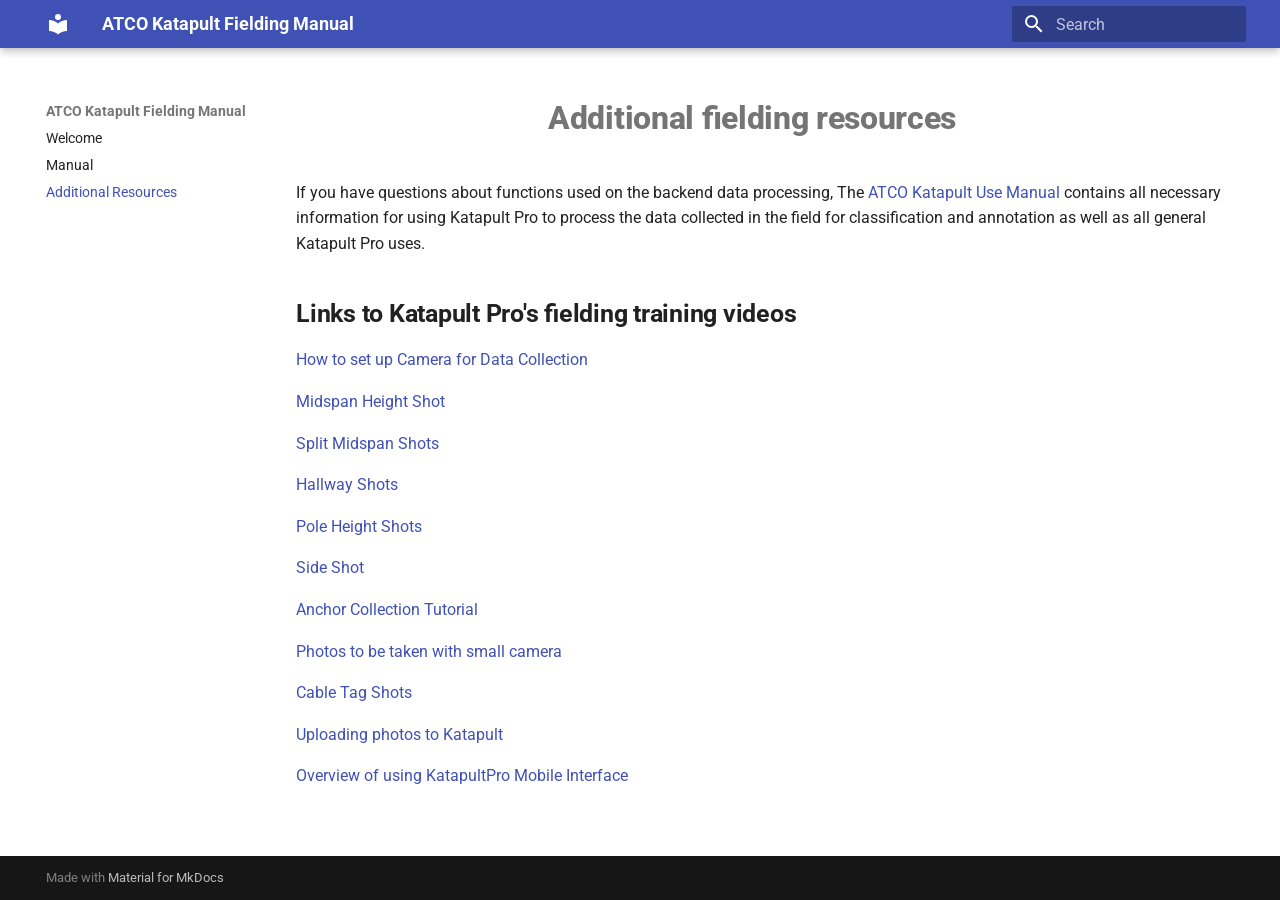
<file: fielding resources/index.html>
<!doctype html>
<html lang="en" class="no-js">
  <head>
    
      <meta charset="utf-8">
      <meta name="viewport" content="width=device-width,initial-scale=1">
      
      
      
      
        <link rel="prev" href="..">
      
      
      
        
      
      
      <link rel="icon" href="../assets/images/favicon.png">
      <meta name="generator" content="mkdocs-1.6.1, mkdocs-material-9.7.6">
    
    
      
        <title>Additional Resources - ATCO Katapult Fielding Manual</title>
      
    
    
      <link rel="stylesheet" href="../assets/stylesheets/main.484c7ddc.min.css">
      
      


    
    
      
    
    
      
        
        
        <link rel="preconnect" href="https://fonts.gstatic.com" crossorigin>
        <link rel="stylesheet" href="https://fonts.googleapis.com/css?family=Roboto:300,300i,400,400i,700,700i%7CRoboto+Mono:400,400i,700,700i&display=fallback">
        <style>:root{--md-text-font:"Roboto";--md-code-font:"Roboto Mono"}</style>
      
    
    
      <link rel="stylesheet" href="../stylesheets/extra.css">
    
    <script>__md_scope=new URL("..",location),__md_hash=e=>[...e].reduce(((e,_)=>(e<<5)-e+_.charCodeAt(0)),0),__md_get=(e,_=localStorage,t=__md_scope)=>JSON.parse(_.getItem(t.pathname+"."+e)),__md_set=(e,_,t=localStorage,a=__md_scope)=>{try{t.setItem(a.pathname+"."+e,JSON.stringify(_))}catch(e){}}</script>
    
      

    
    
  </head>
  
  
    <body dir="ltr">
  
    
    <input class="md-toggle" data-md-toggle="drawer" type="checkbox" id="__drawer" autocomplete="off">
    <input class="md-toggle" data-md-toggle="search" type="checkbox" id="__search" autocomplete="off">
    <label class="md-overlay" for="__drawer"></label>
    <div data-md-component="skip">
      
        
        <a href="#links-to-katapult-pros-fielding-training-videos" class="md-skip">
          Skip to content
        </a>
      
    </div>
    <div data-md-component="announce">
      
    </div>
    
    
      

  

<header class="md-header md-header--shadow" data-md-component="header">
  <nav class="md-header__inner md-grid" aria-label="Header">
    <a href=".." title="ATCO Katapult Fielding Manual" class="md-header__button md-logo" aria-label="ATCO Katapult Fielding Manual" data-md-component="logo">
      
  
  <svg xmlns="http://www.w3.org/2000/svg" viewBox="0 0 24 24"><path d="M12 8a3 3 0 0 0 3-3 3 3 0 0 0-3-3 3 3 0 0 0-3 3 3 3 0 0 0 3 3m0 3.54C9.64 9.35 6.5 8 3 8v11c3.5 0 6.64 1.35 9 3.54 2.36-2.19 5.5-3.54 9-3.54V8c-3.5 0-6.64 1.35-9 3.54"/></svg>

    </a>
    <label class="md-header__button md-icon" for="__drawer">
      
      <svg xmlns="http://www.w3.org/2000/svg" viewBox="0 0 24 24"><path d="M3 6h18v2H3zm0 5h18v2H3zm0 5h18v2H3z"/></svg>
    </label>
    <div class="md-header__title" data-md-component="header-title">
      <div class="md-header__ellipsis">
        <div class="md-header__topic">
          <span class="md-ellipsis">
            ATCO Katapult Fielding Manual
          </span>
        </div>
        <div class="md-header__topic" data-md-component="header-topic">
          <span class="md-ellipsis">
            
              Additional Resources
            
          </span>
        </div>
      </div>
    </div>
    
    
      <script>var palette=__md_get("__palette");if(palette&&palette.color){if("(prefers-color-scheme)"===palette.color.media){var media=matchMedia("(prefers-color-scheme: light)"),input=document.querySelector(media.matches?"[data-md-color-media='(prefers-color-scheme: light)']":"[data-md-color-media='(prefers-color-scheme: dark)']");palette.color.media=input.getAttribute("data-md-color-media"),palette.color.scheme=input.getAttribute("data-md-color-scheme"),palette.color.primary=input.getAttribute("data-md-color-primary"),palette.color.accent=input.getAttribute("data-md-color-accent")}for(var[key,value]of Object.entries(palette.color))document.body.setAttribute("data-md-color-"+key,value)}</script>
    
    
    
      
      
        <label class="md-header__button md-icon" for="__search">
          
          <svg xmlns="http://www.w3.org/2000/svg" viewBox="0 0 24 24"><path d="M9.5 3A6.5 6.5 0 0 1 16 9.5c0 1.61-.59 3.09-1.56 4.23l.27.27h.79l5 5-1.5 1.5-5-5v-.79l-.27-.27A6.52 6.52 0 0 1 9.5 16 6.5 6.5 0 0 1 3 9.5 6.5 6.5 0 0 1 9.5 3m0 2C7 5 5 7 5 9.5S7 14 9.5 14 14 12 14 9.5 12 5 9.5 5"/></svg>
        </label>
        <div class="md-search" data-md-component="search" role="dialog">
  <label class="md-search__overlay" for="__search"></label>
  <div class="md-search__inner" role="search">
    <form class="md-search__form" name="search">
      <input type="text" class="md-search__input" name="query" aria-label="Search" placeholder="Search" autocapitalize="off" autocorrect="off" autocomplete="off" spellcheck="false" data-md-component="search-query" required>
      <label class="md-search__icon md-icon" for="__search">
        
        <svg xmlns="http://www.w3.org/2000/svg" viewBox="0 0 24 24"><path d="M9.5 3A6.5 6.5 0 0 1 16 9.5c0 1.61-.59 3.09-1.56 4.23l.27.27h.79l5 5-1.5 1.5-5-5v-.79l-.27-.27A6.52 6.52 0 0 1 9.5 16 6.5 6.5 0 0 1 3 9.5 6.5 6.5 0 0 1 9.5 3m0 2C7 5 5 7 5 9.5S7 14 9.5 14 14 12 14 9.5 12 5 9.5 5"/></svg>
        
        <svg xmlns="http://www.w3.org/2000/svg" viewBox="0 0 24 24"><path d="M20 11v2H8l5.5 5.5-1.42 1.42L4.16 12l7.92-7.92L13.5 5.5 8 11z"/></svg>
      </label>
      <nav class="md-search__options" aria-label="Search">
        
        <button type="reset" class="md-search__icon md-icon" title="Clear" aria-label="Clear" tabindex="-1">
          
          <svg xmlns="http://www.w3.org/2000/svg" viewBox="0 0 24 24"><path d="M19 6.41 17.59 5 12 10.59 6.41 5 5 6.41 10.59 12 5 17.59 6.41 19 12 13.41 17.59 19 19 17.59 13.41 12z"/></svg>
        </button>
      </nav>
      
        <div class="md-search__suggest" data-md-component="search-suggest"></div>
      
    </form>
    <div class="md-search__output">
      <div class="md-search__scrollwrap" tabindex="0" data-md-scrollfix>
        <div class="md-search-result" data-md-component="search-result">
          <div class="md-search-result__meta">
            Initializing search
          </div>
          <ol class="md-search-result__list" role="presentation"></ol>
        </div>
      </div>
    </div>
  </div>
</div>
      
    
    
  </nav>
  
</header>
    
    <div class="md-container" data-md-component="container">
      
      
        
          
        
      
      <main class="md-main" data-md-component="main">
        <div class="md-main__inner md-grid">
          
            
              
                
              
              <div class="md-sidebar md-sidebar--primary" data-md-component="sidebar" data-md-type="navigation" >
                <div class="md-sidebar__scrollwrap">
                  <div class="md-sidebar__inner">
                    



<nav class="md-nav md-nav--primary" aria-label="Navigation" data-md-level="0">
  <label class="md-nav__title" for="__drawer">
    <a href=".." title="ATCO Katapult Fielding Manual" class="md-nav__button md-logo" aria-label="ATCO Katapult Fielding Manual" data-md-component="logo">
      
  
  <svg xmlns="http://www.w3.org/2000/svg" viewBox="0 0 24 24"><path d="M12 8a3 3 0 0 0 3-3 3 3 0 0 0-3-3 3 3 0 0 0-3 3 3 3 0 0 0 3 3m0 3.54C9.64 9.35 6.5 8 3 8v11c3.5 0 6.64 1.35 9 3.54 2.36-2.19 5.5-3.54 9-3.54V8c-3.5 0-6.64 1.35-9 3.54"/></svg>

    </a>
    ATCO Katapult Fielding Manual
  </label>
  
  <ul class="md-nav__list" data-md-scrollfix>
    
      
      
  
  
  
  
    <li class="md-nav__item">
      <a href="../Welcome/" class="md-nav__link">
        
  
  
  <span class="md-ellipsis">
    
  
    Welcome
  

    
  </span>
  
  

      </a>
    </li>
  

    
      
      
  
  
  
  
    <li class="md-nav__item">
      <a href=".." class="md-nav__link">
        
  
  
  <span class="md-ellipsis">
    
  
    Manual
  

    
  </span>
  
  

      </a>
    </li>
  

    
      
      
  
  
    
  
  
  
    <li class="md-nav__item md-nav__item--active">
      
      <input class="md-nav__toggle md-toggle" type="checkbox" id="__toc">
      
      
      
        <label class="md-nav__link md-nav__link--active" for="__toc">
          
  
  
  <span class="md-ellipsis">
    
  
    Additional Resources
  

    
  </span>
  
  

          <span class="md-nav__icon md-icon"></span>
        </label>
      
      <a href="./" class="md-nav__link md-nav__link--active">
        
  
  
  <span class="md-ellipsis">
    
  
    Additional Resources
  

    
  </span>
  
  

      </a>
      
        

<nav class="md-nav md-nav--secondary" aria-label="Table of contents">
  
  
  
  
    <label class="md-nav__title" for="__toc">
      <span class="md-nav__icon md-icon"></span>
      Table of contents
    </label>
    <ul class="md-nav__list" data-md-component="toc" data-md-scrollfix>
      
        <li class="md-nav__item">
  <a href="#links-to-katapult-pros-fielding-training-videos" class="md-nav__link">
    <span class="md-ellipsis">
      
        Links to Katapult Pro's fielding training videos
      
    </span>
  </a>
  
</li>
      
    </ul>
  
</nav>
      
    </li>
  

    
  </ul>
</nav>
                  </div>
                </div>
              </div>
            
            
              
                
              
              <div class="md-sidebar md-sidebar--secondary" data-md-component="sidebar" data-md-type="toc" hidden>
                <div class="md-sidebar__scrollwrap">
                  <div class="md-sidebar__inner">
                    

<nav class="md-nav md-nav--secondary" aria-label="Table of contents">
  
  
  
  
    <label class="md-nav__title" for="__toc">
      <span class="md-nav__icon md-icon"></span>
      Table of contents
    </label>
    <ul class="md-nav__list" data-md-component="toc" data-md-scrollfix>
      
        <li class="md-nav__item">
  <a href="#links-to-katapult-pros-fielding-training-videos" class="md-nav__link">
    <span class="md-ellipsis">
      
        Links to Katapult Pro's fielding training videos
      
    </span>
  </a>
  
</li>
      
    </ul>
  
</nav>
                  </div>
                </div>
              </div>
            
          
          
            <div class="md-content" data-md-component="content">
              
              <article class="md-content__inner md-typeset">
                
                  
  




<h1 id="additional-fielding-resources">Additional fielding resources<a class="headerlink" href="#additional-fielding-resources" title="Permanent link">&para;</a></h1>
<p>If you have questions about functions used on the backend data processing, The <a href="https://atco-gis.github.io/Katapult.Use.Manual_Copy/">ATCO Katapult Use Manual</a> contains all necessary information for using Katapult Pro to process the data collected in the field for classification and annotation as well as all general Katapult Pro uses.</p>
<h2 id="links-to-katapult-pros-fielding-training-videos">Links to Katapult Pro's fielding training videos<a class="headerlink" href="#links-to-katapult-pros-fielding-training-videos" title="Permanent link">&para;</a></h2>
<p><a href="https://youtube.com/watch?v=gAgeW-8rtJ0&amp;list=PLGet9Wz8csitdW64z-tVW1XrlWyXhS_pP&amp;index=9&amp;pp=iAQB">How to set up Camera for Data Collection</a></p>
<p><a href="https://youtube.com/watch?v=o2ph9HBitNA&amp;list=PLGet9Wz8csitdW64z-tVW1XrlWyXhS_pP&amp;index=1&amp;pp=iAQB">Midspan Height Shot</a></p>
<p><a href="https://youtube.com/watch?v=I9ayapBKSvg&amp;list=PLGet9Wz8csitdW64z-tVW1XrlWyXhS_pP&amp;index=2&amp;pp=iAQB">Split Midspan Shots</a></p>
<p><a href="https://youtube.com/watch?v=6IhG0gWaxuY&amp;list=PLGet9Wz8csitdW64z-tVW1XrlWyXhS_pP&amp;index=3&amp;pp=iAQB">Hallway Shots</a></p>
<p><a href="https://www.youtube.com/watch?v=0P-DRBOS3XE&amp;list=PLGet9Wz8csitdW64z-tVW1XrlWyXhS_pP&amp;index=4&amp;pp=iAQB">Pole Height Shots</a></p>
<p><a href="https://www.youtube.com/watch?v=SDWFeVytKVI&amp;list=PLGet9Wz8csitdW64z-tVW1XrlWyXhS_pP&amp;index=5&amp;pp=iAQB">Side Shot</a></p>
<p><a href="https://youtube.com/watch?v=M5HJFqtu2sc&amp;list=PLGet9Wz8csitdW64z-tVW1XrlWyXhS_pP&amp;index=6&amp;pp=iAQB">Anchor Collection Tutorial</a></p>
<p><a href="https://https://www.youtube.com/watch?v=1Ud25A5U54A&amp;list=PLGet9Wz8csitdW64z-tVW1XrlWyXhS_pP&amp;index=7&amp;pp=iAQB">Photos to be taken with small camera</a></p>
<p><a href="https://www.youtube.com/watch?v=unfy4yyqais&amp;list=PLGet9Wz8csitdW64z-tVW1XrlWyXhS_pP&amp;index=8&amp;pp=iAQB">Cable Tag Shots</a></p>
<p><a href="https://www.youtube.com/watch?v=D5b3xhXURn8&amp;list=PLGet9Wz8csiu7GagxF0bOitaJeaezDF1H&amp;index=10">Uploading photos to Katapult</a></p>
<p><a href="https://www.youtube.com/watch?v=zERftpsclmU&amp;list=PLGet9Wz8csiu7GagxF0bOitaJeaezDF1H&amp;index=7">Overview of using KatapultPro Mobile Interface</a></p>







  
  




  



                
              </article>
            </div>
          
          
<script>var target=document.getElementById(location.hash.slice(1));target&&target.name&&(target.checked=target.name.startsWith("__tabbed_"))</script>
        </div>
        
          <button type="button" class="md-top md-icon" data-md-component="top" hidden>
  
  <svg xmlns="http://www.w3.org/2000/svg" viewBox="0 0 24 24"><path d="M13 20h-2V8l-5.5 5.5-1.42-1.42L12 4.16l7.92 7.92-1.42 1.42L13 8z"/></svg>
  Back to top
</button>
        
      </main>
      
        <footer class="md-footer">
  
  <div class="md-footer-meta md-typeset">
    <div class="md-footer-meta__inner md-grid">
      <div class="md-copyright">
  
  
    Made with
    <a href="https://squidfunk.github.io/mkdocs-material/" target="_blank" rel="noopener">
      Material for MkDocs
    </a>
  
</div>
      
    </div>
  </div>
</footer>
      
    </div>
    <div class="md-dialog" data-md-component="dialog">
      <div class="md-dialog__inner md-typeset"></div>
    </div>
    
    
    
      
      
      <script id="__config" type="application/json">{"annotate": null, "base": "..", "features": ["navigation.top", "toc.follow", "search.suggest", "search.highlight"], "search": "../assets/javascripts/workers/search.2c215733.min.js", "tags": null, "translations": {"clipboard.copied": "Copied to clipboard", "clipboard.copy": "Copy to clipboard", "search.result.more.one": "1 more on this page", "search.result.more.other": "# more on this page", "search.result.none": "No matching documents", "search.result.one": "1 matching document", "search.result.other": "# matching documents", "search.result.placeholder": "Type to start searching", "search.result.term.missing": "Missing", "select.version": "Select version"}, "version": null}</script>
    
    
      <script src="../assets/javascripts/bundle.79ae519e.min.js"></script>
      
    
  </body>
</html>
</file>
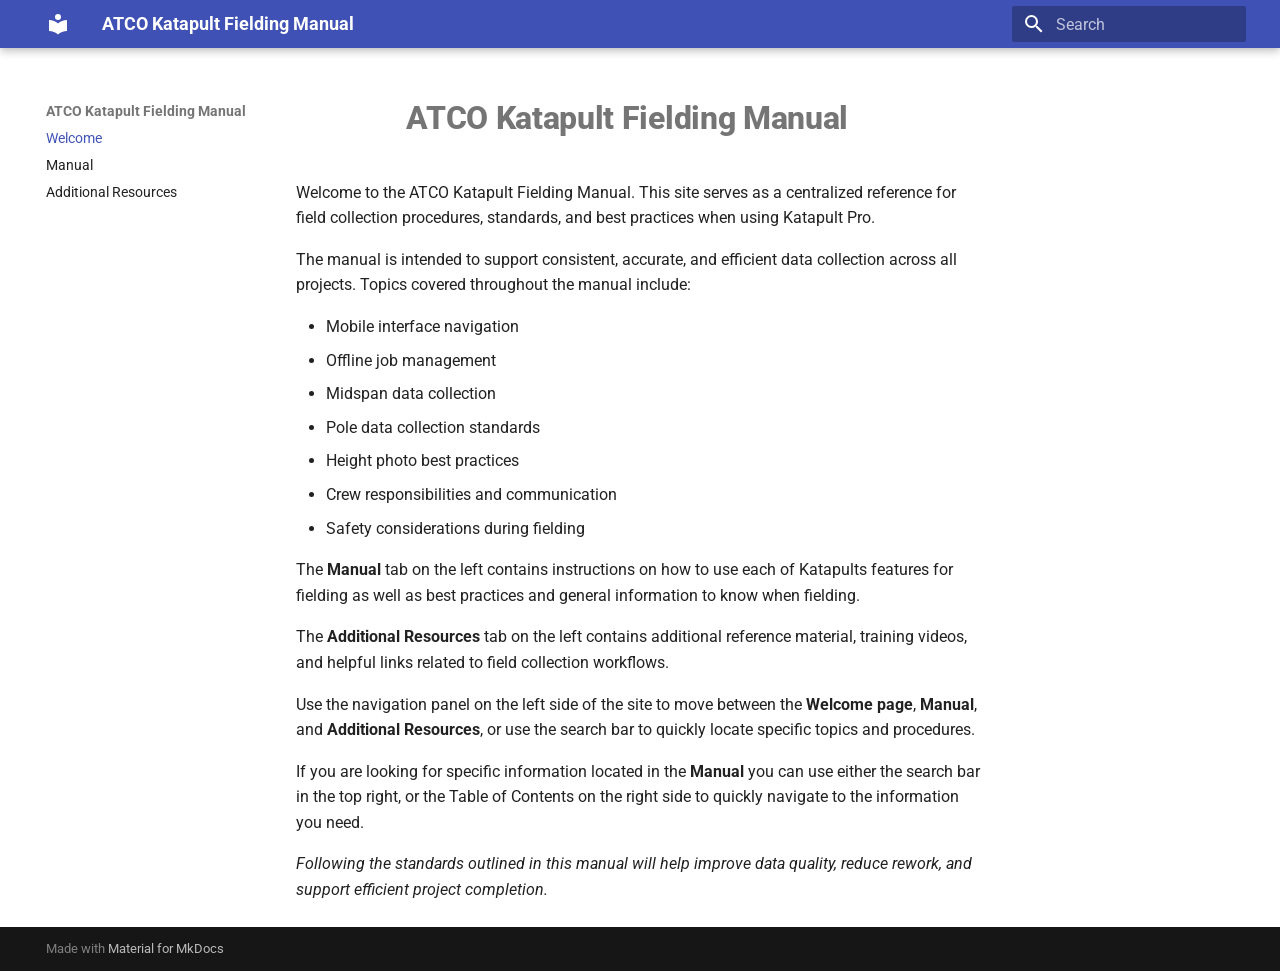
<file: Welcome/index.html>
<!doctype html>
<html lang="en" class="no-js">
  <head>
    
      <meta charset="utf-8">
      <meta name="viewport" content="width=device-width,initial-scale=1">
      
      
      
      
      
        <link rel="next" href="..">
      
      
        
      
      
      <link rel="icon" href="../assets/images/favicon.png">
      <meta name="generator" content="mkdocs-1.6.1, mkdocs-material-9.7.6">
    
    
      
        <title>Welcome - ATCO Katapult Fielding Manual</title>
      
    
    
      <link rel="stylesheet" href="../assets/stylesheets/main.484c7ddc.min.css">
      
      


    
    
      
    
    
      
        
        
        <link rel="preconnect" href="https://fonts.gstatic.com" crossorigin>
        <link rel="stylesheet" href="https://fonts.googleapis.com/css?family=Roboto:300,300i,400,400i,700,700i%7CRoboto+Mono:400,400i,700,700i&display=fallback">
        <style>:root{--md-text-font:"Roboto";--md-code-font:"Roboto Mono"}</style>
      
    
    
      <link rel="stylesheet" href="../stylesheets/extra.css">
    
    <script>__md_scope=new URL("..",location),__md_hash=e=>[...e].reduce(((e,_)=>(e<<5)-e+_.charCodeAt(0)),0),__md_get=(e,_=localStorage,t=__md_scope)=>JSON.parse(_.getItem(t.pathname+"."+e)),__md_set=(e,_,t=localStorage,a=__md_scope)=>{try{t.setItem(a.pathname+"."+e,JSON.stringify(_))}catch(e){}}</script>
    
      

    
    
  </head>
  
  
    <body dir="ltr">
  
    
    <input class="md-toggle" data-md-toggle="drawer" type="checkbox" id="__drawer" autocomplete="off">
    <input class="md-toggle" data-md-toggle="search" type="checkbox" id="__search" autocomplete="off">
    <label class="md-overlay" for="__drawer"></label>
    <div data-md-component="skip">
      
    </div>
    <div data-md-component="announce">
      
    </div>
    
    
      

  

<header class="md-header md-header--shadow" data-md-component="header">
  <nav class="md-header__inner md-grid" aria-label="Header">
    <a href=".." title="ATCO Katapult Fielding Manual" class="md-header__button md-logo" aria-label="ATCO Katapult Fielding Manual" data-md-component="logo">
      
  
  <svg xmlns="http://www.w3.org/2000/svg" viewBox="0 0 24 24"><path d="M12 8a3 3 0 0 0 3-3 3 3 0 0 0-3-3 3 3 0 0 0-3 3 3 3 0 0 0 3 3m0 3.54C9.64 9.35 6.5 8 3 8v11c3.5 0 6.64 1.35 9 3.54 2.36-2.19 5.5-3.54 9-3.54V8c-3.5 0-6.64 1.35-9 3.54"/></svg>

    </a>
    <label class="md-header__button md-icon" for="__drawer">
      
      <svg xmlns="http://www.w3.org/2000/svg" viewBox="0 0 24 24"><path d="M3 6h18v2H3zm0 5h18v2H3zm0 5h18v2H3z"/></svg>
    </label>
    <div class="md-header__title" data-md-component="header-title">
      <div class="md-header__ellipsis">
        <div class="md-header__topic">
          <span class="md-ellipsis">
            ATCO Katapult Fielding Manual
          </span>
        </div>
        <div class="md-header__topic" data-md-component="header-topic">
          <span class="md-ellipsis">
            
              Welcome
            
          </span>
        </div>
      </div>
    </div>
    
    
      <script>var palette=__md_get("__palette");if(palette&&palette.color){if("(prefers-color-scheme)"===palette.color.media){var media=matchMedia("(prefers-color-scheme: light)"),input=document.querySelector(media.matches?"[data-md-color-media='(prefers-color-scheme: light)']":"[data-md-color-media='(prefers-color-scheme: dark)']");palette.color.media=input.getAttribute("data-md-color-media"),palette.color.scheme=input.getAttribute("data-md-color-scheme"),palette.color.primary=input.getAttribute("data-md-color-primary"),palette.color.accent=input.getAttribute("data-md-color-accent")}for(var[key,value]of Object.entries(palette.color))document.body.setAttribute("data-md-color-"+key,value)}</script>
    
    
    
      
      
        <label class="md-header__button md-icon" for="__search">
          
          <svg xmlns="http://www.w3.org/2000/svg" viewBox="0 0 24 24"><path d="M9.5 3A6.5 6.5 0 0 1 16 9.5c0 1.61-.59 3.09-1.56 4.23l.27.27h.79l5 5-1.5 1.5-5-5v-.79l-.27-.27A6.52 6.52 0 0 1 9.5 16 6.5 6.5 0 0 1 3 9.5 6.5 6.5 0 0 1 9.5 3m0 2C7 5 5 7 5 9.5S7 14 9.5 14 14 12 14 9.5 12 5 9.5 5"/></svg>
        </label>
        <div class="md-search" data-md-component="search" role="dialog">
  <label class="md-search__overlay" for="__search"></label>
  <div class="md-search__inner" role="search">
    <form class="md-search__form" name="search">
      <input type="text" class="md-search__input" name="query" aria-label="Search" placeholder="Search" autocapitalize="off" autocorrect="off" autocomplete="off" spellcheck="false" data-md-component="search-query" required>
      <label class="md-search__icon md-icon" for="__search">
        
        <svg xmlns="http://www.w3.org/2000/svg" viewBox="0 0 24 24"><path d="M9.5 3A6.5 6.5 0 0 1 16 9.5c0 1.61-.59 3.09-1.56 4.23l.27.27h.79l5 5-1.5 1.5-5-5v-.79l-.27-.27A6.52 6.52 0 0 1 9.5 16 6.5 6.5 0 0 1 3 9.5 6.5 6.5 0 0 1 9.5 3m0 2C7 5 5 7 5 9.5S7 14 9.5 14 14 12 14 9.5 12 5 9.5 5"/></svg>
        
        <svg xmlns="http://www.w3.org/2000/svg" viewBox="0 0 24 24"><path d="M20 11v2H8l5.5 5.5-1.42 1.42L4.16 12l7.92-7.92L13.5 5.5 8 11z"/></svg>
      </label>
      <nav class="md-search__options" aria-label="Search">
        
        <button type="reset" class="md-search__icon md-icon" title="Clear" aria-label="Clear" tabindex="-1">
          
          <svg xmlns="http://www.w3.org/2000/svg" viewBox="0 0 24 24"><path d="M19 6.41 17.59 5 12 10.59 6.41 5 5 6.41 10.59 12 5 17.59 6.41 19 12 13.41 17.59 19 19 17.59 13.41 12z"/></svg>
        </button>
      </nav>
      
        <div class="md-search__suggest" data-md-component="search-suggest"></div>
      
    </form>
    <div class="md-search__output">
      <div class="md-search__scrollwrap" tabindex="0" data-md-scrollfix>
        <div class="md-search-result" data-md-component="search-result">
          <div class="md-search-result__meta">
            Initializing search
          </div>
          <ol class="md-search-result__list" role="presentation"></ol>
        </div>
      </div>
    </div>
  </div>
</div>
      
    
    
  </nav>
  
</header>
    
    <div class="md-container" data-md-component="container">
      
      
        
          
        
      
      <main class="md-main" data-md-component="main">
        <div class="md-main__inner md-grid">
          
            
              
              <div class="md-sidebar md-sidebar--primary" data-md-component="sidebar" data-md-type="navigation" >
                <div class="md-sidebar__scrollwrap">
                  <div class="md-sidebar__inner">
                    



<nav class="md-nav md-nav--primary" aria-label="Navigation" data-md-level="0">
  <label class="md-nav__title" for="__drawer">
    <a href=".." title="ATCO Katapult Fielding Manual" class="md-nav__button md-logo" aria-label="ATCO Katapult Fielding Manual" data-md-component="logo">
      
  
  <svg xmlns="http://www.w3.org/2000/svg" viewBox="0 0 24 24"><path d="M12 8a3 3 0 0 0 3-3 3 3 0 0 0-3-3 3 3 0 0 0-3 3 3 3 0 0 0 3 3m0 3.54C9.64 9.35 6.5 8 3 8v11c3.5 0 6.64 1.35 9 3.54 2.36-2.19 5.5-3.54 9-3.54V8c-3.5 0-6.64 1.35-9 3.54"/></svg>

    </a>
    ATCO Katapult Fielding Manual
  </label>
  
  <ul class="md-nav__list" data-md-scrollfix>
    
      
      
  
  
    
  
  
  
    <li class="md-nav__item md-nav__item--active">
      
      <input class="md-nav__toggle md-toggle" type="checkbox" id="__toc">
      
      
      
      <a href="./" class="md-nav__link md-nav__link--active">
        
  
  
  <span class="md-ellipsis">
    
  
    Welcome
  

    
  </span>
  
  

      </a>
      
    </li>
  

    
      
      
  
  
  
  
    <li class="md-nav__item">
      <a href=".." class="md-nav__link">
        
  
  
  <span class="md-ellipsis">
    
  
    Manual
  

    
  </span>
  
  

      </a>
    </li>
  

    
      
      
  
  
  
  
    <li class="md-nav__item">
      <a href="../fielding%20resources/" class="md-nav__link">
        
  
  
  <span class="md-ellipsis">
    
  
    Additional Resources
  

    
  </span>
  
  

      </a>
    </li>
  

    
  </ul>
</nav>
                  </div>
                </div>
              </div>
            
            
              
              <div class="md-sidebar md-sidebar--secondary" data-md-component="sidebar" data-md-type="toc" >
                <div class="md-sidebar__scrollwrap">
                  <div class="md-sidebar__inner">
                    

<nav class="md-nav md-nav--secondary" aria-label="Table of contents">
  
  
  
  
</nav>
                  </div>
                </div>
              </div>
            
          
          
            <div class="md-content" data-md-component="content">
              
              <article class="md-content__inner md-typeset">
                
                  



<h1 id="atco-katapult-fielding-manual">ATCO Katapult Fielding Manual<a class="headerlink" href="#atco-katapult-fielding-manual" title="Permanent link">&para;</a></h1>
<p>Welcome to the ATCO Katapult Fielding Manual. This site serves as a centralized reference for field collection procedures, standards, and best practices when using Katapult Pro.</p>
<p>The manual is intended to support consistent, accurate, and efficient data collection across all projects. Topics covered throughout the manual include:</p>
<ul>
<li>Mobile interface navigation</li>
<li>Offline job management</li>
<li>Midspan data collection</li>
<li>Pole data collection standards</li>
<li>Height photo best practices</li>
<li>Crew responsibilities and communication</li>
<li>Safety considerations during fielding</li>
</ul>
<p>The <strong>Manual</strong> tab on the left contains instructions on how to use each of Katapults features for fielding as well as best practices and general information to know when fielding.</p>
<p>The <strong>Additional Resources</strong> tab on the left contains additional reference material, training videos, and helpful links related to field collection workflows.</p>
<p>Use the navigation panel on the left side of the site to move between the <strong>Welcome page</strong>, <strong>Manual</strong>, and <strong>Additional Resources</strong>, or use the search bar to quickly locate specific topics and procedures.</p>
<p>If you are looking for specific information located in the <strong>Manual</strong> you can use either the search bar in the top right, or the Table of Contents on the right side to quickly navigate to the information you need.</p>
<p><em>Following the standards outlined in this manual will help improve data quality, reduce rework, and support efficient project completion.</em></p>












                
              </article>
            </div>
          
          
<script>var target=document.getElementById(location.hash.slice(1));target&&target.name&&(target.checked=target.name.startsWith("__tabbed_"))</script>
        </div>
        
          <button type="button" class="md-top md-icon" data-md-component="top" hidden>
  
  <svg xmlns="http://www.w3.org/2000/svg" viewBox="0 0 24 24"><path d="M13 20h-2V8l-5.5 5.5-1.42-1.42L12 4.16l7.92 7.92-1.42 1.42L13 8z"/></svg>
  Back to top
</button>
        
      </main>
      
        <footer class="md-footer">
  
  <div class="md-footer-meta md-typeset">
    <div class="md-footer-meta__inner md-grid">
      <div class="md-copyright">
  
  
    Made with
    <a href="https://squidfunk.github.io/mkdocs-material/" target="_blank" rel="noopener">
      Material for MkDocs
    </a>
  
</div>
      
    </div>
  </div>
</footer>
      
    </div>
    <div class="md-dialog" data-md-component="dialog">
      <div class="md-dialog__inner md-typeset"></div>
    </div>
    
    
    
      
      
      <script id="__config" type="application/json">{"annotate": null, "base": "..", "features": ["navigation.top", "toc.follow", "search.suggest", "search.highlight"], "search": "../assets/javascripts/workers/search.2c215733.min.js", "tags": null, "translations": {"clipboard.copied": "Copied to clipboard", "clipboard.copy": "Copy to clipboard", "search.result.more.one": "1 more on this page", "search.result.more.other": "# more on this page", "search.result.none": "No matching documents", "search.result.one": "1 matching document", "search.result.other": "# matching documents", "search.result.placeholder": "Type to start searching", "search.result.term.missing": "Missing", "select.version": "Select version"}, "version": null}</script>
    
    
      <script src="../assets/javascripts/bundle.79ae519e.min.js"></script>
      
    
  </body>
</html>
</file>
<file: stylesheets/extra.css>
.md-content h1 {
    text-align: center;
    font-weight: 800;
}

.md-content h2 {
    font-weight: 700;
}
</file>
<file: assets/stylesheets/main.484c7ddc.min.css>
@charset "UTF-8";html{-webkit-text-size-adjust:none;-moz-text-size-adjust:none;text-size-adjust:none;box-sizing:border-box}*,:after,:before{box-sizing:inherit}@media (prefers-reduced-motion){*,:after,:before{transition:none!important}}body{margin:0}a,button,input,label{-webkit-tap-highlight-color:transparent}a{color:inherit;text-decoration:none}hr{border:0;box-sizing:initial;display:block;height:.05rem;overflow:visible;padding:0}small{font-size:80%}sub,sup{line-height:1em}img{border-style:none}table{border-collapse:initial;border-spacing:0}td,th{font-weight:400;vertical-align:top}button{background:#0000;border:0;font-family:inherit;font-size:inherit;margin:0;padding:0}input{border:0;outline:none}:root{--md-primary-fg-color:#4051b5;--md-primary-fg-color--light:#5d6cc0;--md-primary-fg-color--dark:#303fa1;--md-primary-bg-color:#fff;--md-primary-bg-color--light:#ffffffb3;--md-accent-fg-color:#526cfe;--md-accent-fg-color--transparent:#526cfe1a;--md-accent-bg-color:#fff;--md-accent-bg-color--light:#ffffffb3}[data-md-color-scheme=default]{color-scheme:light}[data-md-color-scheme=default] img[src$="#gh-dark-mode-only"],[data-md-color-scheme=default] img[src$="#only-dark"]{display:none}:root,[data-md-color-scheme=default]{--md-hue:225deg;--md-default-fg-color:#000000de;--md-default-fg-color--light:#0000008a;--md-default-fg-color--lighter:#00000052;--md-default-fg-color--lightest:#00000012;--md-default-bg-color:#fff;--md-default-bg-color--light:#ffffffb3;--md-default-bg-color--lighter:#ffffff4d;--md-default-bg-color--lightest:#ffffff1f;--md-code-fg-color:#36464e;--md-code-bg-color:#f5f5f5;--md-code-bg-color--light:#f5f5f5b3;--md-code-bg-color--lighter:#f5f5f54d;--md-code-hl-color:#4287ff;--md-code-hl-color--light:#4287ff1a;--md-code-hl-number-color:#d52a2a;--md-code-hl-special-color:#db1457;--md-code-hl-function-color:#a846b9;--md-code-hl-constant-color:#6e59d9;--md-code-hl-keyword-color:#3f6ec6;--md-code-hl-string-color:#1c7d4d;--md-code-hl-name-color:var(--md-code-fg-color);--md-code-hl-operator-color:var(--md-default-fg-color--light);--md-code-hl-punctuation-color:var(--md-default-fg-color--light);--md-code-hl-comment-color:var(--md-default-fg-color--light);--md-code-hl-generic-color:var(--md-default-fg-color--light);--md-code-hl-variable-color:var(--md-default-fg-color--light);--md-typeset-color:var(--md-default-fg-color);--md-typeset-a-color:var(--md-primary-fg-color);--md-typeset-del-color:#f5503d26;--md-typeset-ins-color:#0bd57026;--md-typeset-kbd-color:#fafafa;--md-typeset-kbd-accent-color:#fff;--md-typeset-kbd-border-color:#b8b8b8;--md-typeset-mark-color:#ffff0080;--md-typeset-table-color:#0000001f;--md-typeset-table-color--light:rgba(0,0,0,.035);--md-admonition-fg-color:var(--md-default-fg-color);--md-admonition-bg-color:var(--md-default-bg-color);--md-warning-fg-color:#000000de;--md-warning-bg-color:#ff9;--md-footer-fg-color:#fff;--md-footer-fg-color--light:#ffffffb3;--md-footer-fg-color--lighter:#ffffff73;--md-footer-bg-color:#000000de;--md-footer-bg-color--dark:#00000052;--md-shadow-z1:0 0.2rem 0.5rem #0000000d,0 0 0.05rem #0000001a;--md-shadow-z2:0 0.2rem 0.5rem #0000001a,0 0 0.05rem #00000040;--md-shadow-z3:0 0.2rem 0.5rem #0003,0 0 0.05rem #00000059}.md-icon svg{fill:currentcolor;display:block;height:1.2rem;width:1.2rem}body{-webkit-font-smoothing:antialiased;-moz-osx-font-smoothing:grayscale;--md-text-font-family:var(--md-text-font,_),-apple-system,BlinkMacSystemFont,Helvetica,Arial,sans-serif;--md-code-font-family:var(--md-code-font,_),SFMono-Regular,Consolas,Menlo,monospace}aside,body,input{font-feature-settings:"kern","liga";color:var(--md-typeset-color);font-family:var(--md-text-font-family)}code,kbd,pre{font-feature-settings:"kern";font-family:var(--md-code-font-family)}:root{--md-typeset-table-sort-icon:url('data:image/svg+xml;charset=utf-8,<svg xmlns="http://www.w3.org/2000/svg" viewBox="0 0 24 24"><path d="m18 21-4-4h3V7h-3l4-4 4 4h-3v10h3M2 19v-2h10v2M2 13v-2h7v2M2 7V5h4v2z"/></svg>');--md-typeset-table-sort-icon--asc:url('data:image/svg+xml;charset=utf-8,<svg xmlns="http://www.w3.org/2000/svg" viewBox="0 0 24 24"><path d="M19 17h3l-4 4-4-4h3V3h2M2 17h10v2H2M6 5v2H2V5m0 6h7v2H2z"/></svg>');--md-typeset-table-sort-icon--desc:url('data:image/svg+xml;charset=utf-8,<svg xmlns="http://www.w3.org/2000/svg" viewBox="0 0 24 24"><path d="M19 7h3l-4-4-4 4h3v14h2M2 17h10v2H2M6 5v2H2V5m0 6h7v2H2z"/></svg>')}.md-typeset{-webkit-print-color-adjust:exact;color-adjust:exact;font-size:.8rem;line-height:1.6;overflow-wrap:break-word}@media print{.md-typeset{font-size:.68rem}}.md-typeset blockquote,.md-typeset dl,.md-typeset figure,.md-typeset ol,.md-typeset pre,.md-typeset ul{margin-bottom:1em;margin-top:1em}.md-typeset h1{color:var(--md-default-fg-color--light);font-size:2em;line-height:1.3;margin:0 0 1.25em}.md-typeset h1,.md-typeset h2{font-weight:300;letter-spacing:-.01em}.md-typeset h2{font-size:1.5625em;line-height:1.4;margin:1.6em 0 .64em}.md-typeset h3{font-size:1.25em;font-weight:400;letter-spacing:-.01em;line-height:1.5;margin:1.6em 0 .8em}.md-typeset h2+h3{margin-top:.8em}.md-typeset h4{font-weight:700;letter-spacing:-.01em;margin:1em 0}.md-typeset h5,.md-typeset h6{color:var(--md-default-fg-color--light);font-size:.8em;font-weight:700;letter-spacing:-.01em;margin:1.25em 0}.md-typeset h5{text-transform:uppercase}.md-typeset h5 code{text-transform:none}.md-typeset hr{border-bottom:.05rem solid var(--md-default-fg-color--lightest);display:flow-root;margin:1.5em 0}.md-typeset a{color:var(--md-typeset-a-color);word-break:break-word}.md-typeset a,.md-typeset a:before{transition:color 125ms}.md-typeset a:focus,.md-typeset a:hover{color:var(--md-accent-fg-color)}.md-typeset a:focus code,.md-typeset a:hover code{background-color:var(--md-accent-fg-color--transparent);color:var(--md-accent-fg-color)}.md-typeset a code{color:var(--md-typeset-a-color)}.md-typeset a.focus-visible{outline-color:var(--md-accent-fg-color);outline-offset:.2rem}.md-typeset code,.md-typeset kbd,.md-typeset pre{color:var(--md-code-fg-color);direction:ltr;font-variant-ligatures:none;transition:background-color 125ms}@media print{.md-typeset code,.md-typeset kbd,.md-typeset pre{white-space:pre-wrap}}.md-typeset code{background-color:var(--md-code-bg-color);border-radius:.1rem;-webkit-box-decoration-break:clone;box-decoration-break:clone;font-size:.85em;padding:0 .2941176471em;transition:color 125ms,background-color 125ms;word-break:break-word}.md-typeset code:not(.focus-visible){-webkit-tap-highlight-color:transparent;outline:none}.md-typeset pre{display:flow-root;line-height:1.4;position:relative}.md-typeset pre>code{-webkit-box-decoration-break:slice;box-decoration-break:slice;box-shadow:none;display:block;margin:0;outline-color:var(--md-accent-fg-color);overflow:auto;padding:.7720588235em 1.1764705882em;scrollbar-color:var(--md-default-fg-color--lighter) #0000;scrollbar-width:thin;touch-action:auto;word-break:normal}.md-typeset pre>code:hover{scrollbar-color:var(--md-accent-fg-color) #0000}.md-typeset pre>code::-webkit-scrollbar{height:.2rem;width:.2rem}.md-typeset pre>code::-webkit-scrollbar-thumb{background-color:var(--md-default-fg-color--lighter)}.md-typeset pre>code::-webkit-scrollbar-thumb:hover{background-color:var(--md-accent-fg-color)}.md-typeset kbd{background-color:var(--md-typeset-kbd-color);border-radius:.1rem;box-shadow:0 .1rem 0 .05rem var(--md-typeset-kbd-border-color),0 .1rem 0 var(--md-typeset-kbd-border-color),0 -.1rem .2rem var(--md-typeset-kbd-accent-color) inset;color:var(--md-default-fg-color);display:inline-block;font-size:.75em;padding:0 .6666666667em;vertical-align:text-top;word-break:break-word}.md-typeset mark{background-color:var(--md-typeset-mark-color);-webkit-box-decoration-break:clone;box-decoration-break:clone;color:inherit;word-break:break-word}.md-typeset abbr{cursor:help;text-decoration:none}.md-typeset [data-preview],.md-typeset abbr{border-bottom:.05rem dotted var(--md-default-fg-color--light)}.md-typeset small{opacity:.75}[dir=ltr] .md-typeset sub,[dir=ltr] .md-typeset sup{margin-left:.078125em}[dir=rtl] .md-typeset sub,[dir=rtl] .md-typeset sup{margin-right:.078125em}[dir=ltr] .md-typeset blockquote{padding-left:.6rem}[dir=rtl] .md-typeset blockquote{padding-right:.6rem}[dir=ltr] .md-typeset blockquote{border-left:.2rem solid var(--md-default-fg-color--lighter)}[dir=rtl] .md-typeset blockquote{border-right:.2rem solid var(--md-default-fg-color--lighter)}.md-typeset blockquote{color:var(--md-default-fg-color--light);margin-left:0;margin-right:0}.md-typeset ul{list-style-type:disc}.md-typeset ul[type]{list-style-type:revert-layer}[dir=ltr] .md-typeset ol,[dir=ltr] .md-typeset ul{margin-left:.625em}[dir=rtl] .md-typeset ol,[dir=rtl] .md-typeset ul{margin-right:.625em}.md-typeset ol,.md-typeset ul{padding:0}.md-typeset ol:not([hidden]),.md-typeset ul:not([hidden]){display:flow-root}.md-typeset ol ol,.md-typeset ul ol{list-style-type:lower-alpha}.md-typeset ol ol ol,.md-typeset ul ol ol{list-style-type:lower-roman}.md-typeset ol ol ol ol,.md-typeset ul ol ol ol{list-style-type:upper-alpha}.md-typeset ol ol ol ol ol,.md-typeset ul ol ol ol ol{list-style-type:upper-roman}.md-typeset ol[type],.md-typeset ul[type]{list-style-type:revert-layer}[dir=ltr] .md-typeset ol li,[dir=ltr] .md-typeset ul li{margin-left:1.25em}[dir=rtl] .md-typeset ol li,[dir=rtl] .md-typeset ul li{margin-right:1.25em}.md-typeset ol li,.md-typeset ul li{margin-bottom:.5em}.md-typeset ol li blockquote,.md-typeset ol li p,.md-typeset ul li blockquote,.md-typeset ul li p{margin:.5em 0}.md-typeset ol li:last-child,.md-typeset ul li:last-child{margin-bottom:0}[dir=ltr] .md-typeset ol li ol,[dir=ltr] .md-typeset ol li ul,[dir=ltr] .md-typeset ul li ol,[dir=ltr] .md-typeset ul li ul{margin-left:.625em}[dir=rtl] .md-typeset ol li ol,[dir=rtl] .md-typeset ol li ul,[dir=rtl] .md-typeset ul li ol,[dir=rtl] .md-typeset ul li ul{margin-right:.625em}.md-typeset ol li ol,.md-typeset ol li ul,.md-typeset ul li ol,.md-typeset ul li ul{margin-bottom:.5em;margin-top:.5em}[dir=ltr] .md-typeset dd{margin-left:1.875em}[dir=rtl] .md-typeset dd{margin-right:1.875em}.md-typeset dd{margin-bottom:1.5em;margin-top:1em}.md-typeset img,.md-typeset svg,.md-typeset video{height:auto;max-width:100%}.md-typeset img[align=left]{margin:1em 1em 1em 0}.md-typeset img[align=right]{margin:1em 0 1em 1em}.md-typeset img[align]:only-child{margin-top:0}.md-typeset figure{display:flow-root;margin:1em auto;max-width:100%;text-align:center;width:fit-content}.md-typeset figure img{display:block;margin:0 auto}.md-typeset figcaption{font-style:italic;margin:1em auto;max-width:24rem}.md-typeset iframe{max-width:100%}.md-typeset table:not([class]){background-color:var(--md-default-bg-color);border:.05rem solid var(--md-typeset-table-color);border-radius:.1rem;display:inline-block;font-size:.64rem;max-width:100%;overflow:auto;touch-action:auto}@media print{.md-typeset table:not([class]){display:table}}.md-typeset table:not([class])+*{margin-top:1.5em}.md-typeset table:not([class]) td>:first-child,.md-typeset table:not([class]) th>:first-child{margin-top:0}.md-typeset table:not([class]) td>:last-child,.md-typeset table:not([class]) th>:last-child{margin-bottom:0}.md-typeset table:not([class]) td:not([align]),.md-typeset table:not([class]) th:not([align]){text-align:left}[dir=rtl] .md-typeset table:not([class]) td:not([align]),[dir=rtl] .md-typeset table:not([class]) th:not([align]){text-align:right}.md-typeset table:not([class]) th{font-weight:700;min-width:5rem;padding:.9375em 1.25em;vertical-align:top}.md-typeset table:not([class]) td{border-top:.05rem solid var(--md-typeset-table-color);padding:.9375em 1.25em;vertical-align:top}.md-typeset table:not([class]) tbody tr{transition:background-color 125ms}.md-typeset table:not([class]) tbody tr:hover{background-color:var(--md-typeset-table-color--light);box-shadow:0 .05rem 0 var(--md-default-bg-color) inset}.md-typeset table:not([class]) a{word-break:normal}.md-typeset table th[role=columnheader]{cursor:pointer}[dir=ltr] .md-typeset table th[role=columnheader]:after{margin-left:.5em}[dir=rtl] .md-typeset table th[role=columnheader]:after{margin-right:.5em}.md-typeset table th[role=columnheader]:after{content:"";display:inline-block;height:1.2em;-webkit-mask-image:var(--md-typeset-table-sort-icon);mask-image:var(--md-typeset-table-sort-icon);-webkit-mask-repeat:no-repeat;mask-repeat:no-repeat;-webkit-mask-size:contain;mask-size:contain;transition:background-color 125ms;vertical-align:text-bottom;width:1.2em}.md-typeset table th[role=columnheader]:hover:after{background-color:var(--md-default-fg-color--lighter)}.md-typeset table th[role=columnheader][aria-sort=ascending]:after{background-color:var(--md-default-fg-color--light);-webkit-mask-image:var(--md-typeset-table-sort-icon--asc);mask-image:var(--md-typeset-table-sort-icon--asc)}.md-typeset table th[role=columnheader][aria-sort=descending]:after{background-color:var(--md-default-fg-color--light);-webkit-mask-image:var(--md-typeset-table-sort-icon--desc);mask-image:var(--md-typeset-table-sort-icon--desc)}.md-typeset__scrollwrap{margin:1em -.8rem;overflow-x:auto;touch-action:auto}.md-typeset__table{display:inline-block;margin-bottom:.5em;padding:0 .8rem}@media print{.md-typeset__table{display:block}}html .md-typeset__table table{display:table;margin:0;overflow:hidden;width:100%}@media screen and (max-width:44.984375em){.md-content__inner>pre{margin:1em -.8rem}.md-content__inner>pre code{border-radius:0}}.md-typeset .md-author{border-radius:100%;display:block;flex-shrink:0;height:1.6rem;overflow:hidden;position:relative;transition:color 125ms,transform 125ms;width:1.6rem}.md-typeset .md-author img{display:block}.md-typeset .md-author--more{background:var(--md-default-fg-color--lightest);color:var(--md-default-fg-color--lighter);font-size:.6rem;font-weight:700;line-height:1.6rem;text-align:center}.md-typeset .md-author--long{height:2.4rem;width:2.4rem}.md-typeset a.md-author{transform:scale(1)}.md-typeset a.md-author img{border-radius:100%;filter:grayscale(100%) opacity(75%);transition:filter 125ms}.md-typeset a.md-author:focus,.md-typeset a.md-author:hover{transform:scale(1.1);z-index:1}.md-typeset a.md-author:focus img,.md-typeset a.md-author:hover img{filter:grayscale(0)}.md-banner{background-color:var(--md-footer-bg-color);color:var(--md-footer-fg-color);overflow:auto}@media print{.md-banner{display:none}}.md-banner--warning{background-color:var(--md-warning-bg-color);color:var(--md-warning-fg-color)}.md-banner__inner{font-size:.7rem;margin:.6rem auto;padding:0 .8rem}[dir=ltr] .md-banner__button{float:right}[dir=rtl] .md-banner__button{float:left}.md-banner__button{color:inherit;cursor:pointer;transition:opacity .25s}.no-js .md-banner__button{display:none}.md-banner__button:hover{opacity:.7}html{font-size:125%;height:100%;overflow-x:hidden}@media screen and (min-width:100em){html{font-size:137.5%}}@media screen and (min-width:125em){html{font-size:150%}}body{background-color:var(--md-default-bg-color);display:flex;flex-direction:column;font-size:.5rem;min-height:100%;position:relative;width:100%}@media print{body{display:block}}@media screen and (max-width:59.984375em){body[data-md-scrolllock]{position:fixed}}.md-grid{margin-left:auto;margin-right:auto;max-width:61rem}.md-container{display:flex;flex-direction:column;flex-grow:1}@media print{.md-container{display:block}}.md-main{flex-grow:1}.md-main__inner{display:flex;height:100%;margin-top:1.5rem}.md-ellipsis{overflow:hidden;text-overflow:ellipsis}.md-toggle{display:none}.md-option{height:0;opacity:0;position:absolute;width:0}.md-option:checked+label:not([hidden]){display:block}.md-option.focus-visible+label{outline-color:var(--md-accent-fg-color);outline-style:auto}.md-skip{background-color:var(--md-default-fg-color);border-radius:.1rem;color:var(--md-default-bg-color);font-size:.64rem;margin:.5rem;opacity:0;outline-color:var(--md-accent-fg-color);padding:.3rem .5rem;position:fixed;transform:translateY(.4rem);z-index:-1}.md-skip:focus{opacity:1;transform:translateY(0);transition:transform .25s cubic-bezier(.4,0,.2,1),opacity 175ms 75ms;z-index:10}@page{margin:25mm}:root{--md-clipboard-icon:url('data:image/svg+xml;charset=utf-8,<svg xmlns="http://www.w3.org/2000/svg" viewBox="0 0 24 24"><path d="M19 21H8V7h11m0-2H8a2 2 0 0 0-2 2v14a2 2 0 0 0 2 2h11a2 2 0 0 0 2-2V7a2 2 0 0 0-2-2m-3-4H4a2 2 0 0 0-2 2v14h2V3h12z"/></svg>')}.md-clipboard{border-radius:.1rem;color:var(--md-default-fg-color--lightest);cursor:pointer;height:1.5em;outline-color:var(--md-accent-fg-color);outline-offset:.1rem;transition:color .25s;width:1.5em;z-index:1}@media print{.md-clipboard{display:none}}.md-clipboard:not(.focus-visible){-webkit-tap-highlight-color:transparent;outline:none}:hover>.md-clipboard{color:var(--md-default-fg-color--light)}.md-clipboard:focus,.md-clipboard:hover{color:var(--md-accent-fg-color)}.md-clipboard:after{background-color:currentcolor;content:"";display:block;height:1.125em;margin:0 auto;-webkit-mask-image:var(--md-clipboard-icon);mask-image:var(--md-clipboard-icon);-webkit-mask-position:center;mask-position:center;-webkit-mask-repeat:no-repeat;mask-repeat:no-repeat;-webkit-mask-size:contain;mask-size:contain;width:1.125em}.md-clipboard--inline{cursor:pointer}.md-clipboard--inline code{transition:color .25s,background-color .25s}.md-clipboard--inline:focus code,.md-clipboard--inline:hover code{background-color:var(--md-accent-fg-color--transparent);color:var(--md-accent-fg-color)}:root{--md-code-select-icon:url('data:image/svg+xml;charset=utf-8,<svg xmlns="http://www.w3.org/2000/svg" viewBox="0 0 24 24"><path d="M19 19h-4v2h4c1.1 0 2-.9 2-2v-4h-2m0-12h-4v2h4v4h2V5c0-1.1-.9-2-2-2M5 5h4V3H5c-1.1 0-2 .9-2 2v4h2m0 6H3v4c0 1.1.9 2 2 2h4v-2H5zm2-4h2v2H7zm4 0h2v2h-2zm4 0h2v2h-2zM7 7h2v2H7zm4 0h2v2h-2zm4 0h2v2h-2zm-8 8h2v2H7zm4 0h2v2h-2zm4 0h2v2h-2z"/></svg>');--md-code-copy-icon:url('data:image/svg+xml;charset=utf-8,<svg xmlns="http://www.w3.org/2000/svg" viewBox="0 0 24 24"><path d="M19 21H8V7h11m0-2H8a2 2 0 0 0-2 2v14a2 2 0 0 0 2 2h11a2 2 0 0 0 2-2V7a2 2 0 0 0-2-2m-3-4H4a2 2 0 0 0-2 2v14h2V3h12z"/></svg>')}.md-typeset .md-code__content{display:grid}.md-code__nav{background-color:var(--md-code-bg-color--lighter);border-radius:.1rem;display:flex;gap:.2rem;padding:.2rem;position:absolute;right:.25em;top:.25em;transition:background-color .25s;z-index:1}:hover>.md-code__nav{background-color:var(--md-code-bg-color--light)}.md-code__button{color:var(--md-default-fg-color--lightest);cursor:pointer;display:block;height:1.5em;outline-color:var(--md-accent-fg-color);outline-offset:.1rem;transition:color .25s;width:1.5em}:hover>*>.md-code__button{color:var(--md-default-fg-color--light)}.md-code__button.focus-visible,.md-code__button:hover{color:var(--md-accent-fg-color)}.md-code__button--active{color:var(--md-default-fg-color)!important}.md-code__button:after{background-color:currentcolor;content:"";display:block;height:1.125em;margin:0 auto;-webkit-mask-position:center;mask-position:center;-webkit-mask-repeat:no-repeat;mask-repeat:no-repeat;-webkit-mask-size:contain;mask-size:contain;width:1.125em}.md-code__button[data-md-type=select]:after{-webkit-mask-image:var(--md-code-select-icon);mask-image:var(--md-code-select-icon)}.md-code__button[data-md-type=copy]:after{-webkit-mask-image:var(--md-code-copy-icon);mask-image:var(--md-code-copy-icon)}@keyframes consent{0%{opacity:0;transform:translateY(100%)}to{opacity:1;transform:translateY(0)}}@keyframes overlay{0%{opacity:0}to{opacity:1}}.md-consent__overlay{animation:overlay .25s both;-webkit-backdrop-filter:blur(.1rem);backdrop-filter:blur(.1rem);background-color:#0000008a;height:100%;opacity:1;position:fixed;top:0;width:100%;z-index:5}.md-consent__inner{animation:consent .5s cubic-bezier(.1,.7,.1,1) both;background-color:var(--md-default-bg-color);border:0;border-radius:.1rem;bottom:0;box-shadow:0 0 .2rem #0000001a,0 .2rem .4rem #0003;max-height:100%;overflow:auto;padding:0;position:fixed;width:100%;z-index:5}.md-consent__form{padding:.8rem}.md-consent__settings{display:none;margin:1em 0}input:checked+.md-consent__settings{display:block}.md-consent__controls{margin-bottom:.8rem}.md-typeset .md-consent__controls .md-button{display:inline}@media screen and (max-width:44.984375em){.md-typeset .md-consent__controls .md-button{display:block;margin-top:.4rem;text-align:center;width:100%}}.md-consent label{cursor:pointer}.md-content{flex-grow:1;min-width:0}.md-content__inner{margin:0 .8rem 1.2rem;padding-top:.6rem}@media screen and (min-width:76.25em){[dir=ltr] .md-sidebar--primary:not([hidden])~.md-content>.md-content__inner{margin-left:1.2rem}[dir=ltr] .md-sidebar--secondary:not([hidden])~.md-content>.md-content__inner,[dir=rtl] .md-sidebar--primary:not([hidden])~.md-content>.md-content__inner{margin-right:1.2rem}[dir=rtl] .md-sidebar--secondary:not([hidden])~.md-content>.md-content__inner{margin-left:1.2rem}}.md-content__inner:before{content:"";display:block;height:.4rem}.md-content__inner>:last-child{margin-bottom:0}[dir=ltr] .md-content__button{float:right}[dir=rtl] .md-content__button{float:left}[dir=ltr] .md-content__button{margin-left:.4rem}[dir=rtl] .md-content__button{margin-right:.4rem}.md-content__button{margin:.4rem 0;padding:0}@media print{.md-content__button{display:none}}.md-typeset .md-content__button{color:var(--md-default-fg-color--lighter)}.md-content__button svg{display:inline;vertical-align:top}[dir=rtl] .md-content__button svg{transform:scaleX(-1)}[dir=ltr] .md-dialog{right:.8rem}[dir=rtl] .md-dialog{left:.8rem}.md-dialog{background-color:var(--md-default-fg-color);border-radius:.1rem;bottom:.8rem;box-shadow:var(--md-shadow-z3);min-width:11.1rem;opacity:0;padding:.4rem .6rem;pointer-events:none;position:fixed;transform:translateY(100%);transition:transform 0ms .4s,opacity .4s;z-index:4}@media print{.md-dialog{display:none}}.md-dialog--active{opacity:1;pointer-events:auto;transform:translateY(0);transition:transform .4s cubic-bezier(.075,.85,.175,1),opacity .4s}.md-dialog__inner{color:var(--md-default-bg-color);font-size:.7rem}.md-feedback{margin:2em 0 1em;text-align:center}.md-feedback fieldset{border:none;margin:0;padding:0}.md-feedback__title{font-weight:700;margin:1em auto}.md-feedback__inner{position:relative}.md-feedback__list{display:flex;flex-wrap:wrap;place-content:baseline center;position:relative}.md-feedback__list:hover .md-icon:not(:disabled){color:var(--md-default-fg-color--lighter)}:disabled .md-feedback__list{min-height:1.8rem}.md-feedback__icon{color:var(--md-default-fg-color--light);cursor:pointer;flex-shrink:0;margin:0 .1rem;transition:color 125ms}.md-feedback__icon:not(:disabled).md-icon:hover{color:var(--md-accent-fg-color)}.md-feedback__icon:disabled{color:var(--md-default-fg-color--lightest);pointer-events:none}.md-feedback__note{opacity:0;position:relative;transform:translateY(.4rem);transition:transform .4s cubic-bezier(.1,.7,.1,1),opacity .15s}.md-feedback__note>*{margin:0 auto;max-width:16rem}:disabled .md-feedback__note{opacity:1;transform:translateY(0)}@media print{.md-feedback{display:none}}.md-footer{background-color:var(--md-footer-bg-color);color:var(--md-footer-fg-color)}@media print{.md-footer{display:none}}.md-footer__inner{justify-content:space-between;overflow:auto;padding:.2rem}.md-footer__inner:not([hidden]){display:flex}.md-footer__link{align-items:end;display:flex;flex-grow:0.01;margin-bottom:.4rem;margin-top:1rem;max-width:100%;outline-color:var(--md-accent-fg-color);overflow:hidden;transition:opacity .25s}.md-footer__link:focus,.md-footer__link:hover{opacity:.7}[dir=rtl] .md-footer__link svg{transform:scaleX(-1)}@media screen and (max-width:44.984375em){.md-footer__link--prev{flex-shrink:0}.md-footer__link--prev .md-footer__title{display:none}}[dir=ltr] .md-footer__link--next{margin-left:auto}[dir=rtl] .md-footer__link--next{margin-right:auto}.md-footer__link--next{text-align:right}[dir=rtl] .md-footer__link--next{text-align:left}.md-footer__title{flex-grow:1;font-size:.9rem;margin-bottom:.7rem;max-width:calc(100% - 2.4rem);padding:0 1rem;white-space:nowrap}.md-footer__button{margin:.2rem;padding:.4rem}.md-footer__direction{font-size:.64rem;opacity:.7}.md-footer-meta{background-color:var(--md-footer-bg-color--dark)}.md-footer-meta__inner{display:flex;flex-wrap:wrap;justify-content:space-between;padding:.2rem}html .md-footer-meta.md-typeset a{color:var(--md-footer-fg-color--light)}html .md-footer-meta.md-typeset a:focus,html .md-footer-meta.md-typeset a:hover{color:var(--md-footer-fg-color)}.md-copyright{color:var(--md-footer-fg-color--lighter);font-size:.64rem;margin:auto .6rem;padding:.4rem 0;width:100%}@media screen and (min-width:45em){.md-copyright{width:auto}}.md-copyright__highlight{color:var(--md-footer-fg-color--light)}.md-social{display:inline-flex;gap:.2rem;margin:0 .4rem;padding:.2rem 0 .6rem}@media screen and (min-width:45em){.md-social{padding:.6rem 0}}.md-social__link{display:inline-block;height:1.6rem;text-align:center;width:1.6rem}.md-social__link:before{line-height:1.9}.md-social__link svg{fill:currentcolor;max-height:.8rem;vertical-align:-25%}.md-typeset .md-button{border:.1rem solid;border-radius:.1rem;color:var(--md-primary-fg-color);cursor:pointer;display:inline-block;font-weight:700;padding:.625em 2em;transition:color 125ms,background-color 125ms,border-color 125ms}.md-typeset .md-button--primary{background-color:var(--md-primary-fg-color);border-color:var(--md-primary-fg-color);color:var(--md-primary-bg-color)}.md-typeset .md-button:focus,.md-typeset .md-button:hover{background-color:var(--md-accent-fg-color);border-color:var(--md-accent-fg-color);color:var(--md-accent-bg-color)}[dir=ltr] .md-typeset .md-input{border-top-left-radius:.1rem}[dir=ltr] .md-typeset .md-input,[dir=rtl] .md-typeset .md-input{border-top-right-radius:.1rem}[dir=rtl] .md-typeset .md-input{border-top-left-radius:.1rem}.md-typeset .md-input{border-bottom:.1rem solid var(--md-default-fg-color--lighter);box-shadow:var(--md-shadow-z1);font-size:.8rem;height:1.8rem;padding:0 .6rem;transition:border .25s,box-shadow .25s}.md-typeset .md-input:focus,.md-typeset .md-input:hover{border-bottom-color:var(--md-accent-fg-color);box-shadow:var(--md-shadow-z2)}.md-typeset .md-input--stretch{width:100%}.md-header{background-color:var(--md-primary-fg-color);box-shadow:0 0 .2rem #0000,0 .2rem .4rem #0000;color:var(--md-primary-bg-color);display:block;left:0;position:sticky;right:0;top:0;z-index:4}@media print{.md-header{display:none}}.md-header[hidden]{transform:translateY(-100%);transition:transform .25s cubic-bezier(.8,0,.6,1),box-shadow .25s}.md-header--shadow{box-shadow:0 0 .2rem #0000001a,0 .2rem .4rem #0003;transition:transform .25s cubic-bezier(.1,.7,.1,1),box-shadow .25s}.md-header__inner{align-items:center;display:flex;padding:0 .2rem}.md-header__button{color:currentcolor;cursor:pointer;margin:.2rem;outline-color:var(--md-accent-fg-color);padding:.4rem;position:relative;transition:opacity .25s;vertical-align:middle;z-index:1}.md-header__button:hover{opacity:.7}.md-header__button:not([hidden]){display:inline-block}.md-header__button:not(.focus-visible){-webkit-tap-highlight-color:transparent;outline:none}.md-header__button.md-logo{margin:.2rem;padding:.4rem}@media screen and (max-width:76.234375em){.md-header__button.md-logo{display:none}}.md-header__button.md-logo img,.md-header__button.md-logo svg{fill:currentcolor;display:block;height:1.2rem;width:auto}@media screen and (min-width:60em){.md-header__button[for=__search]{display:none}}.no-js .md-header__button[for=__search]{display:none}[dir=rtl] .md-header__button[for=__search] svg{transform:scaleX(-1)}@media screen and (min-width:76.25em){.md-header__button[for=__drawer]{display:none}}.md-header__topic{display:flex;max-width:100%;position:absolute;transition:transform .4s cubic-bezier(.1,.7,.1,1),opacity .15s;white-space:nowrap}.md-header__topic+.md-header__topic{opacity:0;pointer-events:none;transform:translateX(1.25rem);transition:transform .4s cubic-bezier(1,.7,.1,.1),opacity .15s;z-index:-1}[dir=rtl] .md-header__topic+.md-header__topic{transform:translateX(-1.25rem)}.md-header__topic:first-child{font-weight:700}[dir=ltr] .md-header__title{margin-left:1rem;margin-right:.4rem}[dir=rtl] .md-header__title{margin-left:.4rem;margin-right:1rem}.md-header__title{flex-grow:1;font-size:.9rem;height:2.4rem;line-height:2.4rem}.md-header__title--active .md-header__topic{opacity:0;pointer-events:none;transform:translateX(-1.25rem);transition:transform .4s cubic-bezier(1,.7,.1,.1),opacity .15s;z-index:-1}[dir=rtl] .md-header__title--active .md-header__topic{transform:translateX(1.25rem)}.md-header__title--active .md-header__topic+.md-header__topic{opacity:1;pointer-events:auto;transform:translateX(0);transition:transform .4s cubic-bezier(.1,.7,.1,1),opacity .15s;z-index:0}.md-header__title>.md-header__ellipsis{height:100%;position:relative;width:100%}.md-header__option{display:flex;flex-shrink:0;max-width:100%;transition:max-width 0ms .25s,opacity .25s .25s;white-space:nowrap}[data-md-toggle=search]:checked~.md-header .md-header__option{max-width:0;opacity:0;transition:max-width 0ms,opacity 0ms}.md-header__option>input{bottom:0}.md-header__source{display:none}@media screen and (min-width:60em){[dir=ltr] .md-header__source{margin-left:1rem}[dir=rtl] .md-header__source{margin-right:1rem}.md-header__source{display:block;max-width:11.7rem;width:11.7rem}}@media screen and (min-width:76.25em){[dir=ltr] .md-header__source{margin-left:1.4rem}[dir=rtl] .md-header__source{margin-right:1.4rem}}.md-meta{color:var(--md-default-fg-color--light);font-size:.7rem;line-height:1.3}.md-meta__list{display:inline-flex;flex-wrap:wrap;list-style:none;margin:0;padding:0}.md-meta__item:not(:last-child):after{content:"·";margin-left:.2rem;margin-right:.2rem}.md-meta__link{color:var(--md-typeset-a-color)}.md-meta__link:focus,.md-meta__link:hover{color:var(--md-accent-fg-color)}.md-draft{background-color:#ff1744;border-radius:.125em;color:#fff;display:inline-block;font-weight:700;padding-left:.5714285714em;padding-right:.5714285714em}:root{--md-nav-icon--prev:url('data:image/svg+xml;charset=utf-8,<svg xmlns="http://www.w3.org/2000/svg" viewBox="0 0 24 24"><path d="M20 11v2H8l5.5 5.5-1.42 1.42L4.16 12l7.92-7.92L13.5 5.5 8 11z"/></svg>');--md-nav-icon--next:url('data:image/svg+xml;charset=utf-8,<svg xmlns="http://www.w3.org/2000/svg" viewBox="0 0 24 24"><path d="M8.59 16.58 13.17 12 8.59 7.41 10 6l6 6-6 6z"/></svg>');--md-toc-icon:url('data:image/svg+xml;charset=utf-8,<svg xmlns="http://www.w3.org/2000/svg" viewBox="0 0 24 24"><path d="M3 9h14V7H3zm0 4h14v-2H3zm0 4h14v-2H3zm16 0h2v-2h-2zm0-10v2h2V7zm0 6h2v-2h-2z"/></svg>')}.md-nav{font-size:.7rem;line-height:1.3}.md-nav__title{color:var(--md-default-fg-color--light);display:block;font-weight:700;overflow:hidden;padding:0 .6rem;text-overflow:ellipsis}.md-nav__title .md-nav__button{display:none}.md-nav__title .md-nav__button img{height:100%;width:auto}.md-nav__title .md-nav__button.md-logo img,.md-nav__title .md-nav__button.md-logo svg{fill:currentcolor;display:block;height:2.4rem;max-width:100%;object-fit:contain;width:auto}.md-nav__list{list-style:none;margin:0;padding:0}.md-nav__link{align-items:flex-start;display:flex;gap:.4rem;margin-top:.625em;scroll-snap-align:start;transition:color 125ms}.md-nav__link--passed,.md-nav__link--passed code{color:var(--md-default-fg-color--light)}.md-nav__item .md-nav__link--active,.md-nav__item .md-nav__link--active code{color:var(--md-typeset-a-color)}.md-nav__link .md-ellipsis{position:relative}.md-nav__link .md-ellipsis code{word-break:normal}[dir=ltr] .md-nav__link .md-icon:last-child{margin-left:auto}[dir=rtl] .md-nav__link .md-icon:last-child{margin-right:auto}.md-nav__link .md-typeset{font-size:.7rem;line-height:1.3}.md-nav__link svg{fill:currentcolor;flex-shrink:0;height:1.3em;position:relative}.md-nav__link[for]:focus,.md-nav__link[for]:hover,.md-nav__link[href]:focus,.md-nav__link[href]:hover{color:var(--md-accent-fg-color);cursor:pointer}.md-nav__link[for]:focus code,.md-nav__link[for]:hover code,.md-nav__link[href]:focus code,.md-nav__link[href]:hover code{background-color:var(--md-accent-fg-color--transparent);color:var(--md-accent-fg-color)}.md-nav__link.focus-visible{outline-color:var(--md-accent-fg-color);outline-offset:.2rem}.md-nav--primary .md-nav__link[for=__toc]{display:none}.md-nav--primary .md-nav__link[for=__toc] .md-icon:after{background-color:currentcolor;display:block;height:100%;-webkit-mask-image:var(--md-toc-icon);mask-image:var(--md-toc-icon);width:100%}.md-nav--primary .md-nav__link[for=__toc]~.md-nav{display:none}.md-nav__container>.md-nav__link{margin-top:0}.md-nav__container>.md-nav__link:first-child{flex-grow:1;min-width:0}.md-nav__icon{flex-shrink:0}.md-nav__source{display:none}@media screen and (max-width:76.234375em){.md-nav--primary,.md-nav--primary .md-nav{background-color:var(--md-default-bg-color);display:flex;flex-direction:column;height:100%;left:0;position:absolute;right:0;top:0;z-index:1}.md-nav--primary .md-nav__item,.md-nav--primary .md-nav__title{font-size:.8rem;line-height:1.5}.md-nav--primary .md-nav__title{background-color:var(--md-default-fg-color--lightest);color:var(--md-default-fg-color--light);cursor:pointer;height:5.6rem;line-height:2.4rem;padding:3rem .8rem .2rem;position:relative;white-space:nowrap}[dir=ltr] .md-nav--primary .md-nav__title .md-nav__icon{left:.4rem}[dir=rtl] .md-nav--primary .md-nav__title .md-nav__icon{right:.4rem}.md-nav--primary .md-nav__title .md-nav__icon{display:block;height:1.2rem;margin:.2rem;position:absolute;top:.4rem;width:1.2rem}.md-nav--primary .md-nav__title .md-nav__icon:after{background-color:currentcolor;content:"";display:block;height:100%;-webkit-mask-image:var(--md-nav-icon--prev);mask-image:var(--md-nav-icon--prev);-webkit-mask-position:center;mask-position:center;-webkit-mask-repeat:no-repeat;mask-repeat:no-repeat;-webkit-mask-size:contain;mask-size:contain;width:100%}.md-nav--primary .md-nav__title~.md-nav__list{background-color:var(--md-default-bg-color);box-shadow:0 .05rem 0 var(--md-default-fg-color--lightest) inset;overflow-y:auto;scroll-snap-type:y mandatory;touch-action:pan-y}.md-nav--primary .md-nav__title~.md-nav__list>:first-child{border-top:0}.md-nav--primary .md-nav__title[for=__drawer]{background-color:var(--md-primary-fg-color);color:var(--md-primary-bg-color);font-weight:700}.md-nav--primary .md-nav__title .md-logo{display:block;left:.2rem;margin:.2rem;padding:.4rem;position:absolute;right:.2rem;top:.2rem}.md-nav--primary .md-nav__list{flex:1}.md-nav--primary .md-nav__item{border-top:.05rem solid var(--md-default-fg-color--lightest)}.md-nav--primary .md-nav__item--active>.md-nav__link{color:var(--md-typeset-a-color)}.md-nav--primary .md-nav__item--active>.md-nav__link:focus,.md-nav--primary .md-nav__item--active>.md-nav__link:hover{color:var(--md-accent-fg-color)}.md-nav--primary .md-nav__link{margin-top:0;padding:.6rem .8rem}.md-nav--primary .md-nav__link svg{margin-top:.1em}.md-nav--primary .md-nav__link>.md-nav__link{padding:0}[dir=ltr] .md-nav--primary .md-nav__link .md-nav__icon{margin-right:-.2rem}[dir=rtl] .md-nav--primary .md-nav__link .md-nav__icon{margin-left:-.2rem}.md-nav--primary .md-nav__link .md-nav__icon{font-size:1.2rem;height:1.2rem;width:1.2rem}.md-nav--primary .md-nav__link .md-nav__icon:after{background-color:currentcolor;content:"";display:block;height:100%;-webkit-mask-image:var(--md-nav-icon--next);mask-image:var(--md-nav-icon--next);-webkit-mask-position:center;mask-position:center;-webkit-mask-repeat:no-repeat;mask-repeat:no-repeat;-webkit-mask-size:contain;mask-size:contain;width:100%}[dir=rtl] .md-nav--primary .md-nav__icon:after{transform:scale(-1)}.md-nav--primary .md-nav--secondary .md-nav{background-color:initial;position:static}[dir=ltr] .md-nav--primary .md-nav--secondary .md-nav .md-nav__link{padding-left:1.4rem}[dir=rtl] .md-nav--primary .md-nav--secondary .md-nav .md-nav__link{padding-right:1.4rem}[dir=ltr] .md-nav--primary .md-nav--secondary .md-nav .md-nav .md-nav__link{padding-left:2rem}[dir=rtl] .md-nav--primary .md-nav--secondary .md-nav .md-nav .md-nav__link{padding-right:2rem}[dir=ltr] .md-nav--primary .md-nav--secondary .md-nav .md-nav .md-nav .md-nav__link{padding-left:2.6rem}[dir=rtl] .md-nav--primary .md-nav--secondary .md-nav .md-nav .md-nav .md-nav__link{padding-right:2.6rem}[dir=ltr] .md-nav--primary .md-nav--secondary .md-nav .md-nav .md-nav .md-nav .md-nav__link{padding-left:3.2rem}[dir=rtl] .md-nav--primary .md-nav--secondary .md-nav .md-nav .md-nav .md-nav .md-nav__link{padding-right:3.2rem}.md-nav--secondary{background-color:initial}.md-nav__toggle~.md-nav{display:flex;opacity:0;transform:translateX(100%);transition:transform .25s cubic-bezier(.8,0,.6,1),opacity 125ms 50ms}[dir=rtl] .md-nav__toggle~.md-nav{transform:translateX(-100%)}.md-nav__toggle:checked~.md-nav{opacity:1;transform:translateX(0);transition:transform .25s cubic-bezier(.4,0,.2,1),opacity 125ms 125ms}.md-nav__toggle:checked~.md-nav>.md-nav__list{backface-visibility:hidden}}@media screen and (max-width:59.984375em){.md-nav--primary .md-nav__link[for=__toc]{display:flex}.md-nav--primary .md-nav__link[for=__toc] .md-icon:after{content:""}.md-nav--primary .md-nav__link[for=__toc]+.md-nav__link{display:none}.md-nav--primary .md-nav__link[for=__toc]~.md-nav{display:flex}.md-nav__source{background-color:var(--md-primary-fg-color--dark);color:var(--md-primary-bg-color);display:block;padding:0 .2rem}}@media screen and (min-width:60em) and (max-width:76.234375em){.md-nav--integrated .md-nav__link[for=__toc]{display:flex}.md-nav--integrated .md-nav__link[for=__toc] .md-icon:after{content:""}.md-nav--integrated .md-nav__link[for=__toc]+.md-nav__link{display:none}.md-nav--integrated .md-nav__link[for=__toc]~.md-nav{display:flex}}@media screen and (min-width:60em){.md-nav{margin-bottom:-.4rem}.md-nav--secondary .md-nav__title{background:var(--md-default-bg-color);box-shadow:0 0 .4rem .4rem var(--md-default-bg-color);position:sticky;top:0;z-index:1}.md-nav--secondary .md-nav__title[for=__toc]{scroll-snap-align:start}.md-nav--secondary .md-nav__title .md-nav__icon{display:none}[dir=ltr] .md-nav--secondary .md-nav__list{padding-left:.6rem}[dir=rtl] .md-nav--secondary .md-nav__list{padding-right:.6rem}.md-nav--secondary .md-nav__list{padding-bottom:.4rem}[dir=ltr] .md-nav--secondary .md-nav__item>.md-nav__link{margin-right:.4rem}[dir=rtl] .md-nav--secondary .md-nav__item>.md-nav__link{margin-left:.4rem}}@media screen and (min-width:76.25em){.md-nav{margin-bottom:-.4rem;transition:max-height .25s cubic-bezier(.86,0,.07,1)}.md-nav--primary .md-nav__title{background:var(--md-default-bg-color);box-shadow:0 0 .4rem .4rem var(--md-default-bg-color);position:sticky;top:0;z-index:1}.md-nav--primary .md-nav__title[for=__drawer]{scroll-snap-align:start}.md-nav--primary .md-nav__title .md-nav__icon{display:none}[dir=ltr] .md-nav--primary .md-nav__list{padding-left:.6rem}[dir=rtl] .md-nav--primary .md-nav__list{padding-right:.6rem}.md-nav--primary .md-nav__list{padding-bottom:.4rem}[dir=ltr] .md-nav--primary .md-nav__item>.md-nav__link{margin-right:.4rem}[dir=rtl] .md-nav--primary .md-nav__item>.md-nav__link{margin-left:.4rem}.md-nav__toggle~.md-nav{display:grid;grid-template-rows:minmax(.4rem,0fr);opacity:0;transition:grid-template-rows .25s cubic-bezier(.86,0,.07,1),opacity .25s,visibility 0ms .25s;visibility:collapse}.md-nav__toggle~.md-nav>.md-nav__list{overflow:hidden}.md-nav__toggle.md-toggle--indeterminate~.md-nav,.md-nav__toggle:checked~.md-nav{grid-template-rows:minmax(.4rem,1fr);opacity:1;transition:grid-template-rows .25s cubic-bezier(.86,0,.07,1),opacity .15s .1s,visibility 0ms;visibility:visible}.md-nav__toggle.md-toggle--indeterminate~.md-nav{transition:none}.md-nav__item--nested>.md-nav>.md-nav__title{display:none}.md-nav__item--section{display:block;margin:1.25em 0}.md-nav__item--section:last-child{margin-bottom:0}.md-nav__item--section>.md-nav__link{font-weight:700}.md-nav__item--section>.md-nav__link[for]{color:var(--md-default-fg-color--light)}.md-nav__item--section>.md-nav__link:not(.md-nav__container){pointer-events:none}.md-nav__item--section>.md-nav__link .md-icon,.md-nav__item--section>.md-nav__link>[for]{display:none}[dir=ltr] .md-nav__item--section>.md-nav{margin-left:-.6rem}[dir=rtl] .md-nav__item--section>.md-nav{margin-right:-.6rem}.md-nav__item--section>.md-nav{display:block;opacity:1;visibility:visible}.md-nav__item--section>.md-nav>.md-nav__list>.md-nav__item{padding:0}.md-nav__icon{border-radius:100%;height:.9rem;transition:background-color .25s;width:.9rem}.md-nav__icon:hover{background-color:var(--md-accent-fg-color--transparent)}.md-nav__icon:after{background-color:currentcolor;border-radius:100%;content:"";display:inline-block;height:100%;-webkit-mask-image:var(--md-nav-icon--next);mask-image:var(--md-nav-icon--next);-webkit-mask-position:center;mask-position:center;-webkit-mask-repeat:no-repeat;mask-repeat:no-repeat;-webkit-mask-size:contain;mask-size:contain;transition:transform .25s;vertical-align:-.1rem;width:100%}[dir=rtl] .md-nav__icon:after{transform:rotate(180deg)}.md-nav__item--nested .md-nav__toggle:checked~.md-nav__link .md-nav__icon:after,.md-nav__item--nested .md-toggle--indeterminate~.md-nav__link .md-nav__icon:after{transform:rotate(90deg)}.md-nav--lifted>.md-nav__list>.md-nav__item,.md-nav--lifted>.md-nav__title{display:none}.md-nav--lifted>.md-nav__list>.md-nav__item--active{display:block}.md-nav--lifted>.md-nav__list>.md-nav__item--active>.md-nav__link{background:var(--md-default-bg-color);box-shadow:0 0 .4rem .4rem var(--md-default-bg-color);margin-top:0;position:sticky;top:0;z-index:1}.md-nav--lifted>.md-nav__list>.md-nav__item--active>.md-nav__link:not(.md-nav__container){pointer-events:none}.md-nav--lifted>.md-nav__list>.md-nav__item--active.md-nav__item--section{margin:0}[dir=ltr] .md-nav--lifted>.md-nav__list>.md-nav__item>.md-nav:not(.md-nav--secondary){margin-left:-.6rem}[dir=rtl] .md-nav--lifted>.md-nav__list>.md-nav__item>.md-nav:not(.md-nav--secondary){margin-right:-.6rem}.md-nav--lifted>.md-nav__list>.md-nav__item>[for]{color:var(--md-default-fg-color--light)}.md-nav--lifted .md-nav[data-md-level="1"]{grid-template-rows:minmax(.4rem,1fr);opacity:1;visibility:visible}[dir=ltr] .md-nav--integrated>.md-nav__list>.md-nav__item--active .md-nav--secondary{border-left:.05rem solid var(--md-primary-fg-color)}[dir=rtl] .md-nav--integrated>.md-nav__list>.md-nav__item--active .md-nav--secondary{border-right:.05rem solid var(--md-primary-fg-color)}.md-nav--integrated>.md-nav__list>.md-nav__item--active .md-nav--secondary{display:block;margin-bottom:1.25em;opacity:1;visibility:visible}.md-nav--integrated>.md-nav__list>.md-nav__item--active .md-nav--secondary>.md-nav__list{overflow:visible;padding-bottom:0}.md-nav--integrated>.md-nav__list>.md-nav__item--active .md-nav--secondary>.md-nav__title{display:none}}.md-pagination{font-size:.8rem;font-weight:700;gap:.4rem}.md-pagination,.md-pagination>*{align-items:center;display:flex;justify-content:center}.md-pagination>*{border-radius:.2rem;height:1.8rem;min-width:1.8rem;text-align:center}.md-pagination__current{background-color:var(--md-default-fg-color--lightest);color:var(--md-default-fg-color--light)}.md-pagination__link{transition:color 125ms,background-color 125ms}.md-pagination__link:focus,.md-pagination__link:hover{background-color:var(--md-accent-fg-color--transparent);color:var(--md-accent-fg-color)}.md-pagination__link:focus svg,.md-pagination__link:hover svg{color:var(--md-accent-fg-color)}.md-pagination__link.focus-visible{outline-color:var(--md-accent-fg-color);outline-offset:.2rem}.md-pagination__link svg{fill:currentcolor;color:var(--md-default-fg-color--lighter);display:block;max-height:100%;width:1.2rem}:root{--md-path-icon:url('data:image/svg+xml;charset=utf-8,<svg xmlns="http://www.w3.org/2000/svg" viewBox="0 0 24 24"><path d="M8.59 16.58 13.17 12 8.59 7.41 10 6l6 6-6 6z"/></svg>')}.md-path{font-size:.7rem;margin:0 .8rem;overflow:auto;padding-top:1.2rem}.md-path:not([hidden]){display:block}@media screen and (min-width:76.25em){.md-path{margin:0 1.2rem}}.md-path__list{align-items:center;display:flex;gap:.2rem;list-style:none;margin:0;padding:0}.md-path__item:not(:first-child){display:inline-flex;gap:.2rem;white-space:nowrap}.md-path__item:not(:first-child):before{background-color:var(--md-default-fg-color--lighter);content:"";display:inline;height:.8rem;-webkit-mask-image:var(--md-path-icon);mask-image:var(--md-path-icon);width:.8rem}.md-path__link{align-items:center;color:var(--md-default-fg-color--light);display:flex}.md-path__link:focus,.md-path__link:hover{color:var(--md-accent-fg-color)}:root{--md-post-pin-icon:url('data:image/svg+xml;charset=utf-8,<svg xmlns="http://www.w3.org/2000/svg" viewBox="0 0 24 24"><path d="M16 12V4h1V2H7v2h1v8l-2 2v2h5.2v6h1.6v-6H18v-2z"/></svg>')}.md-post__back{border-bottom:.05rem solid var(--md-default-fg-color--lightest);margin-bottom:1.2rem;padding-bottom:1.2rem}@media screen and (max-width:76.234375em){.md-post__back{display:none}}[dir=rtl] .md-post__back svg{transform:scaleX(-1)}.md-post__authors{display:flex;flex-direction:column;gap:.6rem;margin:0 .6rem 1.2rem}.md-post .md-post__meta a{transition:color 125ms}.md-post .md-post__meta a:focus,.md-post .md-post__meta a:hover{color:var(--md-accent-fg-color)}.md-post__title{color:var(--md-default-fg-color--light);font-weight:700}.md-post--excerpt{margin-bottom:3.2rem}.md-post--excerpt .md-post__header{align-items:center;display:flex;gap:.6rem;min-height:1.6rem}.md-post--excerpt .md-post__authors{align-items:center;display:inline-flex;flex-direction:row;gap:.2rem;margin:0;min-height:2.4rem}[dir=ltr] .md-post--excerpt .md-post__meta .md-meta__list{margin-right:.4rem}[dir=rtl] .md-post--excerpt .md-post__meta .md-meta__list{margin-left:.4rem}.md-post--excerpt .md-post__content>:first-child{--md-scroll-margin:6rem;margin-top:0}.md-post>.md-nav--secondary{margin:1em 0}.md-pin{background:var(--md-default-fg-color--lightest);border-radius:1rem;margin-top:-.05rem;padding:.2rem}.md-pin:after{background-color:currentcolor;content:"";display:block;height:.6rem;margin:0 auto;-webkit-mask-image:var(--md-post-pin-icon);mask-image:var(--md-post-pin-icon);-webkit-mask-position:center;mask-position:center;-webkit-mask-repeat:no-repeat;mask-repeat:no-repeat;-webkit-mask-size:contain;mask-size:contain;width:.6rem}.md-profile{align-items:center;display:flex;font-size:.7rem;gap:.6rem;line-height:1.4;width:100%}.md-profile__description{flex-grow:1}.md-content--post{display:flex}@media screen and (max-width:76.234375em){.md-content--post{flex-flow:column-reverse}}.md-content--post>.md-content__inner{flex-grow:1;min-width:0}@media screen and (min-width:76.25em){[dir=ltr] .md-content--post>.md-content__inner{margin-left:1.2rem}[dir=rtl] .md-content--post>.md-content__inner{margin-right:1.2rem}}@media screen and (max-width:76.234375em){.md-sidebar.md-sidebar--post{padding:0;position:static;width:100%}.md-sidebar.md-sidebar--post .md-sidebar__scrollwrap{overflow:visible}.md-sidebar.md-sidebar--post .md-sidebar__inner{padding:0}.md-sidebar.md-sidebar--post .md-post__meta{margin-left:.6rem;margin-right:.6rem}.md-sidebar.md-sidebar--post .md-nav__item{border:none;display:inline}.md-sidebar.md-sidebar--post .md-nav__list{display:inline-flex;flex-wrap:wrap;gap:.6rem;padding-bottom:.6rem;padding-top:.6rem}.md-sidebar.md-sidebar--post .md-nav__link{padding:0}.md-sidebar.md-sidebar--post .md-nav{height:auto;margin-bottom:0;position:static}}:root{--md-progress-value:0;--md-progress-delay:400ms}.md-progress{background:var(--md-primary-bg-color);height:.075rem;opacity:min(clamp(0,var(--md-progress-value),1),clamp(0,100 - var(--md-progress-value),1));position:fixed;top:0;transform:scaleX(calc(var(--md-progress-value)*1%));transform-origin:left;transition:transform .5s cubic-bezier(.19,1,.22,1),opacity .25s var(--md-progress-delay);width:100%;z-index:4}:root{--md-search-result-icon:url('data:image/svg+xml;charset=utf-8,<svg xmlns="http://www.w3.org/2000/svg" viewBox="0 0 24 24"><path d="M14 2H6a2 2 0 0 0-2 2v16a2 2 0 0 0 2 2h7c-.41-.25-.8-.56-1.14-.9-.33-.33-.61-.7-.86-1.1H6V4h7v5h5v1.18c.71.16 1.39.43 2 .82V8zm6.31 16.9c1.33-2.11.69-4.9-1.4-6.22-2.11-1.33-4.91-.68-6.22 1.4-1.34 2.11-.69 4.89 1.4 6.22 1.46.93 3.32.93 4.79.02L22 23.39 23.39 22zm-3.81.1a2.5 2.5 0 0 1-2.5-2.5 2.5 2.5 0 0 1 2.5-2.5 2.5 2.5 0 0 1 2.5 2.5 2.5 2.5 0 0 1-2.5 2.5"/></svg>')}.md-search{position:relative}@media screen and (min-width:60em){.md-search{padding:.2rem 0}}.no-js .md-search{display:none}.md-search__overlay{opacity:0;z-index:1}@media screen and (max-width:59.984375em){[dir=ltr] .md-search__overlay{left:-2.2rem}[dir=rtl] .md-search__overlay{right:-2.2rem}.md-search__overlay{background-color:var(--md-default-bg-color);border-radius:1rem;height:2rem;overflow:hidden;pointer-events:none;position:absolute;top:-1rem;transform-origin:center;transition:transform .3s .1s,opacity .2s .2s;width:2rem}[data-md-toggle=search]:checked~.md-header .md-search__overlay{opacity:1;transition:transform .4s,opacity .1s}}@media screen and (min-width:60em){[dir=ltr] .md-search__overlay{left:0}[dir=rtl] .md-search__overlay{right:0}.md-search__overlay{background-color:#0000008a;cursor:pointer;height:0;position:fixed;top:0;transition:width 0ms .25s,height 0ms .25s,opacity .25s;width:0}[data-md-toggle=search]:checked~.md-header .md-search__overlay{height:200vh;opacity:1;transition:width 0ms,height 0ms,opacity .25s;width:100%}}@media screen and (max-width:29.984375em){[data-md-toggle=search]:checked~.md-header .md-search__overlay{transform:scale(45)}}@media screen and (min-width:30em) and (max-width:44.984375em){[data-md-toggle=search]:checked~.md-header .md-search__overlay{transform:scale(60)}}@media screen and (min-width:45em) and (max-width:59.984375em){[data-md-toggle=search]:checked~.md-header .md-search__overlay{transform:scale(75)}}.md-search__inner{backface-visibility:hidden}@media screen and (max-width:59.984375em){[dir=ltr] .md-search__inner{left:0}[dir=rtl] .md-search__inner{right:0}.md-search__inner{height:0;opacity:0;overflow:hidden;position:fixed;top:0;transform:translateX(5%);transition:width 0ms .3s,height 0ms .3s,transform .15s cubic-bezier(.4,0,.2,1) .15s,opacity .15s .15s;width:0;z-index:2}[dir=rtl] .md-search__inner{transform:translateX(-5%)}[data-md-toggle=search]:checked~.md-header .md-search__inner{height:100%;opacity:1;transform:translateX(0);transition:width 0ms 0ms,height 0ms 0ms,transform .15s cubic-bezier(.1,.7,.1,1) .15s,opacity .15s .15s;width:100%}}@media screen and (min-width:60em){[dir=ltr] .md-search__inner{float:right}[dir=rtl] .md-search__inner{float:left}.md-search__inner{padding:.1rem 0;position:relative;transition:width .25s cubic-bezier(.1,.7,.1,1);width:11.7rem}}@media screen and (min-width:60em) and (max-width:76.234375em){[data-md-toggle=search]:checked~.md-header .md-search__inner{width:23.4rem}}@media screen and (min-width:76.25em){[data-md-toggle=search]:checked~.md-header .md-search__inner{width:34.4rem}}.md-search__form{background-color:var(--md-default-bg-color);box-shadow:0 0 .6rem #0000;height:2.4rem;position:relative;transition:color .25s,background-color .25s;z-index:2}@media screen and (min-width:60em){.md-search__form{background-color:#00000042;border-radius:.1rem;height:1.8rem}.md-search__form:hover{background-color:#ffffff1f}}[data-md-toggle=search]:checked~.md-header .md-search__form{background-color:var(--md-default-bg-color);border-radius:.1rem .1rem 0 0;box-shadow:0 0 .6rem #00000012;color:var(--md-default-fg-color)}[dir=ltr] .md-search__input{padding-left:3.6rem;padding-right:2.2rem}[dir=rtl] .md-search__input{padding-left:2.2rem;padding-right:3.6rem}.md-search__input{background:#0000;font-size:.9rem;height:100%;position:relative;text-overflow:ellipsis;width:100%;z-index:2}.md-search__input::placeholder{transition:color .25s}.md-search__input::placeholder,.md-search__input~.md-search__icon{color:var(--md-default-fg-color--light)}.md-search__input::-ms-clear{display:none}@media screen and (max-width:59.984375em){.md-search__input{font-size:.9rem;height:2.4rem;width:100%}}@media screen and (min-width:60em){[dir=ltr] .md-search__input{padding-left:2.2rem}[dir=rtl] .md-search__input{padding-right:2.2rem}.md-search__input{color:inherit;font-size:.8rem}.md-search__input::placeholder{color:var(--md-primary-bg-color--light)}.md-search__input+.md-search__icon{color:var(--md-primary-bg-color)}[data-md-toggle=search]:checked~.md-header .md-search__input{text-overflow:clip}[data-md-toggle=search]:checked~.md-header .md-search__input+.md-search__icon{color:var(--md-default-fg-color--light)}[data-md-toggle=search]:checked~.md-header .md-search__input::placeholder{color:#0000}}.md-search__icon{cursor:pointer;display:inline-block;height:1.2rem;transition:color .25s,opacity .25s;width:1.2rem}.md-search__icon:hover{opacity:.7}[dir=ltr] .md-search__icon[for=__search]{left:.5rem}[dir=rtl] .md-search__icon[for=__search]{right:.5rem}.md-search__icon[for=__search]{position:absolute;top:.3rem;z-index:2}[dir=rtl] .md-search__icon[for=__search] svg{transform:scaleX(-1)}@media screen and (max-width:59.984375em){[dir=ltr] .md-search__icon[for=__search]{left:.8rem}[dir=rtl] .md-search__icon[for=__search]{right:.8rem}.md-search__icon[for=__search]{top:.6rem}.md-search__icon[for=__search] svg:first-child{display:none}}@media screen and (min-width:60em){.md-search__icon[for=__search]{pointer-events:none}.md-search__icon[for=__search] svg:last-child{display:none}}[dir=ltr] .md-search__options{right:.5rem}[dir=rtl] .md-search__options{left:.5rem}.md-search__options{pointer-events:none;position:absolute;top:.3rem;z-index:2}@media screen and (max-width:59.984375em){[dir=ltr] .md-search__options{right:.8rem}[dir=rtl] .md-search__options{left:.8rem}.md-search__options{top:.6rem}}[dir=ltr] .md-search__options>.md-icon{margin-left:.2rem}[dir=rtl] .md-search__options>.md-icon{margin-right:.2rem}.md-search__options>.md-icon{color:var(--md-default-fg-color--light);opacity:0;transform:scale(.75);transition:transform .15s cubic-bezier(.1,.7,.1,1),opacity .15s}.md-search__options>.md-icon:not(.focus-visible){-webkit-tap-highlight-color:transparent;outline:none}[data-md-toggle=search]:checked~.md-header .md-search__input:valid~.md-search__options>.md-icon{opacity:1;pointer-events:auto;transform:scale(1)}[data-md-toggle=search]:checked~.md-header .md-search__input:valid~.md-search__options>.md-icon:hover{opacity:.7}[dir=ltr] .md-search__suggest{padding-left:3.6rem;padding-right:2.2rem}[dir=rtl] .md-search__suggest{padding-left:2.2rem;padding-right:3.6rem}.md-search__suggest{align-items:center;color:var(--md-default-fg-color--lighter);display:flex;font-size:.9rem;height:100%;opacity:0;position:absolute;top:0;transition:opacity 50ms;white-space:nowrap;width:100%}@media screen and (min-width:60em){[dir=ltr] .md-search__suggest{padding-left:2.2rem}[dir=rtl] .md-search__suggest{padding-right:2.2rem}.md-search__suggest{font-size:.8rem}}[data-md-toggle=search]:checked~.md-header .md-search__suggest{opacity:1;transition:opacity .3s .1s}[dir=ltr] .md-search__output{border-bottom-left-radius:.1rem}[dir=ltr] .md-search__output,[dir=rtl] .md-search__output{border-bottom-right-radius:.1rem}[dir=rtl] .md-search__output{border-bottom-left-radius:.1rem}.md-search__output{overflow:hidden;position:absolute;width:100%;z-index:1}@media screen and (max-width:59.984375em){.md-search__output{bottom:0;top:2.4rem}}@media screen and (min-width:60em){.md-search__output{opacity:0;top:1.9rem;transition:opacity .4s}[data-md-toggle=search]:checked~.md-header .md-search__output{box-shadow:var(--md-shadow-z3);opacity:1}}.md-search__scrollwrap{backface-visibility:hidden;background-color:var(--md-default-bg-color);height:100%;overflow-y:auto;touch-action:pan-y}@media (-webkit-max-device-pixel-ratio:1),(max-resolution:1dppx){.md-search__scrollwrap{transform:translateZ(0)}}@media screen and (min-width:60em) and (max-width:76.234375em){.md-search__scrollwrap{width:23.4rem}}@media screen and (min-width:76.25em){.md-search__scrollwrap{width:34.4rem}}@media screen and (min-width:60em){.md-search__scrollwrap{max-height:0;scrollbar-color:var(--md-default-fg-color--lighter) #0000;scrollbar-width:thin}[data-md-toggle=search]:checked~.md-header .md-search__scrollwrap{max-height:75vh}.md-search__scrollwrap:hover{scrollbar-color:var(--md-accent-fg-color) #0000}.md-search__scrollwrap::-webkit-scrollbar{height:.2rem;width:.2rem}.md-search__scrollwrap::-webkit-scrollbar-thumb{background-color:var(--md-default-fg-color--lighter)}.md-search__scrollwrap::-webkit-scrollbar-thumb:hover{background-color:var(--md-accent-fg-color)}}.md-search-result{color:var(--md-default-fg-color);word-break:break-word}.md-search-result__meta{background-color:var(--md-default-fg-color--lightest);color:var(--md-default-fg-color--light);font-size:.64rem;line-height:1.8rem;padding:0 .8rem;scroll-snap-align:start}@media screen and (min-width:60em){[dir=ltr] .md-search-result__meta{padding-left:2.2rem}[dir=rtl] .md-search-result__meta{padding-right:2.2rem}}.md-search-result__list{list-style:none;margin:0;padding:0;-webkit-user-select:none;user-select:none}.md-search-result__item{box-shadow:0 -.05rem var(--md-default-fg-color--lightest)}.md-search-result__item:first-child{box-shadow:none}.md-search-result__link{display:block;outline:none;scroll-snap-align:start;transition:background-color .25s}.md-search-result__link:focus,.md-search-result__link:hover{background-color:var(--md-accent-fg-color--transparent)}.md-search-result__link:last-child p:last-child{margin-bottom:.6rem}.md-search-result__more>summary{cursor:pointer;display:block;outline:none;position:sticky;scroll-snap-align:start;top:0;z-index:1}.md-search-result__more>summary::marker{display:none}.md-search-result__more>summary::-webkit-details-marker{display:none}.md-search-result__more>summary>div{color:var(--md-typeset-a-color);font-size:.64rem;padding:.75em .8rem;transition:color .25s,background-color .25s}@media screen and (min-width:60em){[dir=ltr] .md-search-result__more>summary>div{padding-left:2.2rem}[dir=rtl] .md-search-result__more>summary>div{padding-right:2.2rem}}.md-search-result__more>summary:focus>div,.md-search-result__more>summary:hover>div{background-color:var(--md-accent-fg-color--transparent);color:var(--md-accent-fg-color)}.md-search-result__more[open]>summary{background-color:var(--md-default-bg-color)}.md-search-result__article{overflow:hidden;padding:0 .8rem;position:relative}@media screen and (min-width:60em){[dir=ltr] .md-search-result__article{padding-left:2.2rem}[dir=rtl] .md-search-result__article{padding-right:2.2rem}}[dir=ltr] .md-search-result__icon{left:0}[dir=rtl] .md-search-result__icon{right:0}.md-search-result__icon{color:var(--md-default-fg-color--light);height:1.2rem;margin:.5rem;position:absolute;width:1.2rem}@media screen and (max-width:59.984375em){.md-search-result__icon{display:none}}.md-search-result__icon:after{background-color:currentcolor;content:"";display:inline-block;height:100%;-webkit-mask-image:var(--md-search-result-icon);mask-image:var(--md-search-result-icon);-webkit-mask-position:center;mask-position:center;-webkit-mask-repeat:no-repeat;mask-repeat:no-repeat;-webkit-mask-size:contain;mask-size:contain;width:100%}[dir=rtl] .md-search-result__icon:after{transform:scaleX(-1)}.md-search-result .md-typeset{color:var(--md-default-fg-color--light);font-size:.64rem;line-height:1.6}.md-search-result .md-typeset h1{color:var(--md-default-fg-color);font-size:.8rem;font-weight:400;line-height:1.4;margin:.55rem 0}.md-search-result .md-typeset h1 mark{text-decoration:none}.md-search-result .md-typeset h2{color:var(--md-default-fg-color);font-size:.64rem;font-weight:700;line-height:1.6;margin:.5em 0}.md-search-result .md-typeset h2 mark{text-decoration:none}.md-search-result__terms{color:var(--md-default-fg-color);display:block;font-size:.64rem;font-style:italic;margin:.5em 0}.md-search-result mark{background-color:initial;color:var(--md-accent-fg-color);text-decoration:underline}.md-select{position:relative;z-index:1}.md-select__inner{background-color:var(--md-default-bg-color);border-radius:.1rem;box-shadow:var(--md-shadow-z2);color:var(--md-default-fg-color);left:50%;margin-top:.2rem;max-height:0;opacity:0;position:absolute;top:calc(100% - .2rem);transform:translate3d(-50%,.3rem,0);transition:transform .25s 375ms,opacity .25s .25s,max-height 0ms .5s}.md-select:focus-within .md-select__inner,.md-select:hover .md-select__inner{max-height:10rem;opacity:1;transform:translate3d(-50%,0,0);transition:transform .25s cubic-bezier(.1,.7,.1,1),opacity .25s,max-height 0ms}.md-select__inner:after{border-bottom:.2rem solid #0000;border-bottom-color:var(--md-default-bg-color);border-left:.2rem solid #0000;border-right:.2rem solid #0000;border-top:0;content:"";height:0;left:50%;margin-left:-.2rem;margin-top:-.2rem;position:absolute;top:0;width:0}.md-select__list{border-radius:.1rem;font-size:.8rem;list-style-type:none;margin:0;max-height:inherit;overflow:auto;padding:0}.md-select__item{line-height:1.8rem}[dir=ltr] .md-select__link{padding-left:.6rem;padding-right:1.2rem}[dir=rtl] .md-select__link{padding-left:1.2rem;padding-right:.6rem}.md-select__link{cursor:pointer;display:block;outline:none;scroll-snap-align:start;transition:background-color .25s,color .25s;width:100%}.md-select__link:focus,.md-select__link:hover{color:var(--md-accent-fg-color)}.md-select__link:focus{background-color:var(--md-default-fg-color--lightest)}.md-sidebar{align-self:flex-start;flex-shrink:0;padding:1.2rem 0;position:sticky;top:2.4rem;width:12.1rem}@media print{.md-sidebar{display:none}}@media screen and (max-width:76.234375em){[dir=ltr] .md-sidebar--primary{left:-12.1rem}[dir=rtl] .md-sidebar--primary{right:-12.1rem}.md-sidebar--primary{background-color:var(--md-default-bg-color);display:block;height:100%;position:fixed;top:0;transform:translateX(0);transition:transform .25s cubic-bezier(.4,0,.2,1),box-shadow .25s;width:12.1rem;z-index:5}[data-md-toggle=drawer]:checked~.md-container .md-sidebar--primary{box-shadow:var(--md-shadow-z3);transform:translateX(12.1rem)}[dir=rtl] [data-md-toggle=drawer]:checked~.md-container .md-sidebar--primary{transform:translateX(-12.1rem)}.md-sidebar--primary .md-sidebar__scrollwrap{bottom:0;left:0;margin:0;overflow:hidden;position:absolute;right:0;scroll-snap-type:none;top:0}}@media screen and (min-width:76.25em){.md-sidebar{height:0}.no-js .md-sidebar{height:auto}.md-header--lifted~.md-container .md-sidebar{top:4.8rem}}.md-sidebar--secondary{display:none;order:2}@media screen and (min-width:60em){.md-sidebar--secondary{height:0}.no-js .md-sidebar--secondary{height:auto}.md-sidebar--secondary:not([hidden]){display:block}.md-sidebar--secondary .md-sidebar__scrollwrap{touch-action:pan-y}}.md-sidebar__scrollwrap{backface-visibility:hidden;margin:0 .2rem;overflow-y:auto;scrollbar-color:var(--md-default-fg-color--lighter) #0000}@media screen and (min-width:60em){.md-sidebar__scrollwrap{scrollbar-gutter:stable;scrollbar-width:thin}}.md-sidebar__scrollwrap::-webkit-scrollbar{height:.2rem;width:.2rem}.md-sidebar__scrollwrap:focus-within,.md-sidebar__scrollwrap:hover{scrollbar-color:var(--md-accent-fg-color) #0000}.md-sidebar__scrollwrap:focus-within::-webkit-scrollbar-thumb,.md-sidebar__scrollwrap:hover::-webkit-scrollbar-thumb{background-color:var(--md-default-fg-color--lighter)}.md-sidebar__scrollwrap:focus-within::-webkit-scrollbar-thumb:hover,.md-sidebar__scrollwrap:hover::-webkit-scrollbar-thumb:hover{background-color:var(--md-accent-fg-color)}@supports selector(::-webkit-scrollbar){.md-sidebar__scrollwrap{scrollbar-gutter:auto}[dir=ltr] .md-sidebar__inner{padding-right:calc(100% - 11.5rem)}[dir=rtl] .md-sidebar__inner{padding-left:calc(100% - 11.5rem)}}@media screen and (max-width:76.234375em){.md-overlay{background-color:#0000008a;height:0;opacity:0;position:fixed;top:0;transition:width 0ms .25s,height 0ms .25s,opacity .25s;width:0;z-index:5}[data-md-toggle=drawer]:checked~.md-overlay{height:100%;opacity:1;transition:width 0ms,height 0ms,opacity .25s;width:100%}}@keyframes facts{0%{height:0}to{height:.65rem}}@keyframes fact{0%{opacity:0;transform:translateY(100%)}50%{opacity:0}to{opacity:1;transform:translateY(0)}}:root{--md-source-forks-icon:url('data:image/svg+xml;charset=utf-8,<svg xmlns="http://www.w3.org/2000/svg" viewBox="0 0 16 16"><path d="M5 5.372v.878c0 .414.336.75.75.75h4.5a.75.75 0 0 0 .75-.75v-.878a2.25 2.25 0 1 1 1.5 0v.878a2.25 2.25 0 0 1-2.25 2.25h-1.5v2.128a2.251 2.251 0 1 1-1.5 0V8.5h-1.5A2.25 2.25 0 0 1 3.5 6.25v-.878a2.25 2.25 0 1 1 1.5 0M5 3.25a.75.75 0 1 0-1.5 0 .75.75 0 0 0 1.5 0m6.75.75a.75.75 0 1 0 0-1.5.75.75 0 0 0 0 1.5m-3 8.75a.75.75 0 1 0-1.5 0 .75.75 0 0 0 1.5 0"/></svg>');--md-source-repositories-icon:url('data:image/svg+xml;charset=utf-8,<svg xmlns="http://www.w3.org/2000/svg" viewBox="0 0 16 16"><path d="M2 2.5A2.5 2.5 0 0 1 4.5 0h8.75a.75.75 0 0 1 .75.75v12.5a.75.75 0 0 1-.75.75h-2.5a.75.75 0 0 1 0-1.5h1.75v-2h-8a1 1 0 0 0-.714 1.7.75.75 0 1 1-1.072 1.05A2.5 2.5 0 0 1 2 11.5Zm10.5-1h-8a1 1 0 0 0-1 1v6.708A2.5 2.5 0 0 1 4.5 9h8ZM5 12.25a.25.25 0 0 1 .25-.25h3.5a.25.25 0 0 1 .25.25v3.25a.25.25 0 0 1-.4.2l-1.45-1.087a.25.25 0 0 0-.3 0L5.4 15.7a.25.25 0 0 1-.4-.2Z"/></svg>');--md-source-stars-icon:url('data:image/svg+xml;charset=utf-8,<svg xmlns="http://www.w3.org/2000/svg" viewBox="0 0 16 16"><path d="M8 .25a.75.75 0 0 1 .673.418l1.882 3.815 4.21.612a.75.75 0 0 1 .416 1.279l-3.046 2.97.719 4.192a.751.751 0 0 1-1.088.791L8 12.347l-3.766 1.98a.75.75 0 0 1-1.088-.79l.72-4.194L.818 6.374a.75.75 0 0 1 .416-1.28l4.21-.611L7.327.668A.75.75 0 0 1 8 .25m0 2.445L6.615 5.5a.75.75 0 0 1-.564.41l-3.097.45 2.24 2.184a.75.75 0 0 1 .216.664l-.528 3.084 2.769-1.456a.75.75 0 0 1 .698 0l2.77 1.456-.53-3.084a.75.75 0 0 1 .216-.664l2.24-2.183-3.096-.45a.75.75 0 0 1-.564-.41z"/></svg>');--md-source-version-icon:url('data:image/svg+xml;charset=utf-8,<svg xmlns="http://www.w3.org/2000/svg" viewBox="0 0 16 16"><path d="M1 7.775V2.75C1 1.784 1.784 1 2.75 1h5.025c.464 0 .91.184 1.238.513l6.25 6.25a1.75 1.75 0 0 1 0 2.474l-5.026 5.026a1.75 1.75 0 0 1-2.474 0l-6.25-6.25A1.75 1.75 0 0 1 1 7.775m1.5 0c0 .066.026.13.073.177l6.25 6.25a.25.25 0 0 0 .354 0l5.025-5.025a.25.25 0 0 0 0-.354l-6.25-6.25a.25.25 0 0 0-.177-.073H2.75a.25.25 0 0 0-.25.25ZM6 5a1 1 0 1 1 0 2 1 1 0 0 1 0-2"/></svg>')}.md-source{backface-visibility:hidden;display:block;font-size:.65rem;line-height:1.2;outline-color:var(--md-accent-fg-color);transition:opacity .25s;white-space:nowrap}.md-source:hover{opacity:.7}.md-source__icon{display:inline-block;height:2.4rem;vertical-align:middle;width:2rem}[dir=ltr] .md-source__icon svg{margin-left:.6rem}[dir=rtl] .md-source__icon svg{margin-right:.6rem}.md-source__icon svg{margin-top:.6rem}[dir=ltr] .md-source__icon+.md-source__repository{padding-left:2rem}[dir=rtl] .md-source__icon+.md-source__repository{padding-right:2rem}[dir=ltr] .md-source__icon+.md-source__repository{margin-left:-2rem}[dir=rtl] .md-source__icon+.md-source__repository{margin-right:-2rem}[dir=ltr] .md-source__repository{margin-left:.6rem}[dir=rtl] .md-source__repository{margin-right:.6rem}.md-source__repository{display:inline-block;max-width:calc(100% - 1.2rem);overflow:hidden;text-overflow:ellipsis;vertical-align:middle}.md-source__facts{display:flex;font-size:.55rem;gap:.4rem;list-style-type:none;margin:.1rem 0 0;opacity:.75;overflow:hidden;padding:0;width:100%}.md-source__repository--active .md-source__facts{animation:facts .25s ease-in}.md-source__fact{overflow:hidden;text-overflow:ellipsis}.md-source__repository--active .md-source__fact{animation:fact .4s ease-out}[dir=ltr] .md-source__fact:before{margin-right:.1rem}[dir=rtl] .md-source__fact:before{margin-left:.1rem}.md-source__fact:before{background-color:currentcolor;content:"";display:inline-block;height:.6rem;-webkit-mask-position:center;mask-position:center;-webkit-mask-repeat:no-repeat;mask-repeat:no-repeat;-webkit-mask-size:contain;mask-size:contain;vertical-align:text-top;width:.6rem}.md-source__fact:nth-child(1n+2){flex-shrink:0}.md-source__fact--version:before{-webkit-mask-image:var(--md-source-version-icon);mask-image:var(--md-source-version-icon)}.md-source__fact--stars:before{-webkit-mask-image:var(--md-source-stars-icon);mask-image:var(--md-source-stars-icon)}.md-source__fact--forks:before{-webkit-mask-image:var(--md-source-forks-icon);mask-image:var(--md-source-forks-icon)}.md-source__fact--repositories:before{-webkit-mask-image:var(--md-source-repositories-icon);mask-image:var(--md-source-repositories-icon)}.md-source-file{margin:1em 0}[dir=ltr] .md-source-file__fact{margin-right:.6rem}[dir=rtl] .md-source-file__fact{margin-left:.6rem}.md-source-file__fact{align-items:center;color:var(--md-default-fg-color--light);display:inline-flex;font-size:.68rem;gap:.3rem}.md-source-file__fact .md-icon{flex-shrink:0;margin-bottom:.05rem}[dir=ltr] .md-source-file__fact .md-author{float:left}[dir=rtl] .md-source-file__fact .md-author{float:right}.md-source-file__fact .md-author{margin-right:.2rem}.md-source-file__fact svg{width:.9rem}:root{--md-status:url('data:image/svg+xml;charset=utf-8,<svg xmlns="http://www.w3.org/2000/svg" viewBox="0 0 24 24"><path d="M11 9h2V7h-2m1 13c-4.41 0-8-3.59-8-8s3.59-8 8-8 8 3.59 8 8-3.59 8-8 8m0-18A10 10 0 0 0 2 12a10 10 0 0 0 10 10 10 10 0 0 0 10-10A10 10 0 0 0 12 2m-1 15h2v-6h-2z"/></svg>');--md-status--new:url('data:image/svg+xml;charset=utf-8,<svg xmlns="http://www.w3.org/2000/svg" viewBox="0 0 24 24"><path d="m23 12-2.44-2.78.34-3.68-3.61-.82-1.89-3.18L12 3 8.6 1.54 6.71 4.72l-3.61.81.34 3.68L1 12l2.44 2.78-.34 3.69 3.61.82 1.89 3.18L12 21l3.4 1.46 1.89-3.18 3.61-.82-.34-3.68zm-10 5h-2v-2h2zm0-4h-2V7h2z"/></svg>');--md-status--deprecated:url('data:image/svg+xml;charset=utf-8,<svg xmlns="http://www.w3.org/2000/svg" viewBox="0 0 24 24"><path d="M9 3v1H4v2h1v13a2 2 0 0 0 2 2h10a2 2 0 0 0 2-2V6h1V4h-5V3zm0 5h2v9H9zm4 0h2v9h-2z"/></svg>');--md-status--encrypted:url('data:image/svg+xml;charset=utf-8,<svg xmlns="http://www.w3.org/2000/svg" viewBox="0 0 24 24"><path d="M12 1 3 5v6c0 5.55 3.84 10.74 9 12 5.16-1.26 9-6.45 9-12V5zm0 6c1.4 0 2.8 1.1 2.8 2.5V11c.6 0 1.2.6 1.2 1.3v3.5c0 .6-.6 1.2-1.3 1.2H9.2c-.6 0-1.2-.6-1.2-1.3v-3.5c0-.6.6-1.2 1.2-1.2V9.5C9.2 8.1 10.6 7 12 7m0 1.2c-.8 0-1.5.5-1.5 1.3V11h3V9.5c0-.8-.7-1.3-1.5-1.3"/></svg>')}.md-status:after{background-color:var(--md-default-fg-color--light);content:"";display:inline-block;height:1.125em;-webkit-mask-image:var(--md-status);mask-image:var(--md-status);-webkit-mask-position:center;mask-position:center;-webkit-mask-repeat:no-repeat;mask-repeat:no-repeat;-webkit-mask-size:contain;mask-size:contain;vertical-align:text-bottom;width:1.125em}.md-status:hover:after{background-color:currentcolor}.md-status--new:after{-webkit-mask-image:var(--md-status--new);mask-image:var(--md-status--new)}.md-status--deprecated:after{-webkit-mask-image:var(--md-status--deprecated);mask-image:var(--md-status--deprecated)}.md-status--encrypted:after{-webkit-mask-image:var(--md-status--encrypted);mask-image:var(--md-status--encrypted)}.md-tabs{background-color:var(--md-primary-fg-color);color:var(--md-primary-bg-color);display:block;line-height:1.3;overflow:auto;width:100%;z-index:3}@media print{.md-tabs{display:none}}@media screen and (max-width:76.234375em){.md-tabs{display:none}}.md-tabs[hidden]{pointer-events:none}[dir=ltr] .md-tabs__list{margin-left:.2rem}[dir=rtl] .md-tabs__list{margin-right:.2rem}.md-tabs__list{contain:content;display:flex;list-style:none;margin:0;overflow:auto;padding:0;scrollbar-width:none;white-space:nowrap}.md-tabs__list::-webkit-scrollbar{display:none}.md-tabs__item{height:2.4rem;padding-left:.6rem;padding-right:.6rem}.md-tabs__item--active .md-tabs__link{color:inherit;opacity:1}.md-tabs__link{backface-visibility:hidden;display:flex;font-size:.7rem;margin-top:.8rem;opacity:.7;outline-color:var(--md-accent-fg-color);outline-offset:.2rem;transition:transform .4s cubic-bezier(.1,.7,.1,1),opacity .25s}.md-tabs__link:focus,.md-tabs__link:hover{color:inherit;opacity:1}[dir=ltr] .md-tabs__link svg{margin-right:.4rem}[dir=rtl] .md-tabs__link svg{margin-left:.4rem}.md-tabs__link svg{fill:currentcolor;height:1.3em}.md-tabs__item:nth-child(2) .md-tabs__link{transition-delay:20ms}.md-tabs__item:nth-child(3) .md-tabs__link{transition-delay:40ms}.md-tabs__item:nth-child(4) .md-tabs__link{transition-delay:60ms}.md-tabs__item:nth-child(5) .md-tabs__link{transition-delay:80ms}.md-tabs__item:nth-child(6) .md-tabs__link{transition-delay:.1s}.md-tabs__item:nth-child(7) .md-tabs__link{transition-delay:.12s}.md-tabs__item:nth-child(8) .md-tabs__link{transition-delay:.14s}.md-tabs__item:nth-child(9) .md-tabs__link{transition-delay:.16s}.md-tabs__item:nth-child(10) .md-tabs__link{transition-delay:.18s}.md-tabs__item:nth-child(11) .md-tabs__link{transition-delay:.2s}.md-tabs__item:nth-child(12) .md-tabs__link{transition-delay:.22s}.md-tabs__item:nth-child(13) .md-tabs__link{transition-delay:.24s}.md-tabs__item:nth-child(14) .md-tabs__link{transition-delay:.26s}.md-tabs__item:nth-child(15) .md-tabs__link{transition-delay:.28s}.md-tabs__item:nth-child(16) .md-tabs__link{transition-delay:.3s}.md-tabs[hidden] .md-tabs__link{opacity:0;transform:translateY(50%);transition:transform 0ms .1s,opacity .1s}:root{--md-tag-icon:url('data:image/svg+xml;charset=utf-8,<svg xmlns="http://www.w3.org/2000/svg" viewBox="0 0 24 24"><path d="m5.41 21 .71-4h-4l.35-2h4l1.06-6h-4l.35-2h4l.71-4h2l-.71 4h6l.71-4h2l-.71 4h4l-.35 2h-4l-1.06 6h4l-.35 2h-4l-.71 4h-2l.71-4h-6l-.71 4zM9.53 9l-1.06 6h6l1.06-6z"/></svg>')}.md-typeset .md-tags:not([hidden]){display:inline-flex;flex-wrap:wrap;gap:.5em;margin-bottom:.75em;margin-top:-.125em}.md-typeset .md-tag{align-items:center;background:var(--md-default-fg-color--lightest);border-radius:2.4rem;display:inline-flex;font-size:.64rem;font-size:min(.8em,.64rem);font-weight:700;gap:.5em;letter-spacing:normal;line-height:1.6;padding:.3125em .78125em}.md-typeset .md-tag[href]{-webkit-tap-highlight-color:transparent;color:inherit;outline:none;transition:color 125ms,background-color 125ms}.md-typeset .md-tag[href]:focus,.md-typeset .md-tag[href]:hover{background-color:var(--md-accent-fg-color);color:var(--md-accent-bg-color)}[id]>.md-typeset .md-tag{vertical-align:text-top}.md-typeset .md-tag-shadow{opacity:.5}.md-typeset .md-tag-icon:before{background-color:var(--md-default-fg-color--lighter);content:"";display:inline-block;height:1.2em;-webkit-mask-image:var(--md-tag-icon);mask-image:var(--md-tag-icon);-webkit-mask-position:center;mask-position:center;-webkit-mask-repeat:no-repeat;mask-repeat:no-repeat;-webkit-mask-size:contain;mask-size:contain;transition:background-color 125ms;vertical-align:text-bottom;width:1.2em}.md-typeset .md-tag-icon[href]:focus:before,.md-typeset .md-tag-icon[href]:hover:before{background-color:var(--md-accent-bg-color)}@keyframes pulse{0%{transform:scale(.95)}75%{transform:scale(1)}to{transform:scale(.95)}}:root{--md-annotation-bg-icon:url('data:image/svg+xml;charset=utf-8,<svg xmlns="http://www.w3.org/2000/svg" viewBox="0 0 24 24"><path d="M12 2A10 10 0 0 0 2 12a10 10 0 0 0 10 10 10 10 0 0 0 10-10A10 10 0 0 0 12 2"/></svg>');--md-annotation-icon:url('data:image/svg+xml;charset=utf-8,<svg xmlns="http://www.w3.org/2000/svg" viewBox="0 0 24 24"><path d="M17 13h-4v4h-2v-4H7v-2h4V7h2v4h4m-5-9A10 10 0 0 0 2 12a10 10 0 0 0 10 10 10 10 0 0 0 10-10A10 10 0 0 0 12 2"/></svg>')}.md-tooltip{backface-visibility:hidden;background-color:var(--md-default-bg-color);border-radius:.1rem;box-shadow:var(--md-shadow-z2);color:var(--md-default-fg-color);font-family:var(--md-text-font-family);left:clamp(var(--md-tooltip-0,0rem) + .8rem,var(--md-tooltip-x),100vw + var(--md-tooltip-0,0rem) + .8rem - var(--md-tooltip-width) - 2 * .8rem);max-width:calc(100vw - 1.6rem);opacity:0;position:absolute;top:var(--md-tooltip-y);transform:translateY(-.4rem);transition:transform 0ms .25s,opacity .25s,z-index .25s;width:var(--md-tooltip-width);z-index:0}.md-tooltip--active{opacity:1;transform:translateY(0);transition:transform .25s cubic-bezier(.1,.7,.1,1),opacity .25s,z-index 0ms;z-index:2}.md-tooltip--inline{font-weight:700;-webkit-user-select:none;user-select:none;width:auto}.md-tooltip--inline:not(.md-tooltip--active){transform:translateY(.2rem) scale(.9)}.md-tooltip--inline .md-tooltip__inner{font-size:.5rem;padding:.2rem .4rem}[hidden]+.md-tooltip--inline{display:none}.focus-visible>.md-tooltip,.md-tooltip:target{outline:var(--md-accent-fg-color) auto}.md-tooltip__inner{font-size:.64rem;padding:.8rem}.md-tooltip__inner.md-typeset>:first-child{margin-top:0}.md-tooltip__inner.md-typeset>:last-child{margin-bottom:0}.md-annotation{font-style:normal;font-weight:400;outline:none;text-align:initial;vertical-align:text-bottom;white-space:normal}[dir=rtl] .md-annotation{direction:rtl}code .md-annotation{font-family:var(--md-code-font-family);font-size:inherit}.md-annotation:not([hidden]){display:inline-block;line-height:1.25}.md-annotation__index{border-radius:.01px;cursor:pointer;display:inline-block;margin-left:.4ch;margin-right:.4ch;outline:none;overflow:hidden;position:relative;-webkit-user-select:none;user-select:none;vertical-align:text-top;z-index:0}.md-annotation .md-annotation__index{transition:z-index .25s}@media screen{.md-annotation__index{width:2.2ch}[data-md-visible]>.md-annotation__index{animation:pulse 2s infinite}.md-annotation__index:before{background:var(--md-default-bg-color);-webkit-mask-image:var(--md-annotation-bg-icon);mask-image:var(--md-annotation-bg-icon)}.md-annotation__index:after,.md-annotation__index:before{content:"";height:2.2ch;-webkit-mask-position:center;mask-position:center;-webkit-mask-repeat:no-repeat;mask-repeat:no-repeat;-webkit-mask-size:contain;mask-size:contain;position:absolute;top:-.1ch;width:2.2ch;z-index:-1}.md-annotation__index:after{background-color:var(--md-default-fg-color--lighter);-webkit-mask-image:var(--md-annotation-icon);mask-image:var(--md-annotation-icon);transform:scale(1.0001);transition:background-color .25s,transform .25s}.md-tooltip--active+.md-annotation__index:after{transform:rotate(45deg)}.md-tooltip--active+.md-annotation__index:after,:hover>.md-annotation__index:after{background-color:var(--md-accent-fg-color)}}.md-tooltip--active+.md-annotation__index{animation-play-state:paused;transition-duration:0ms;z-index:2}.md-annotation__index [data-md-annotation-id]{display:inline-block}@media print{.md-annotation__index [data-md-annotation-id]{background:var(--md-default-fg-color--lighter);border-radius:2ch;color:var(--md-default-bg-color);font-weight:700;padding:0 .6ch;white-space:nowrap}.md-annotation__index [data-md-annotation-id]:after{content:attr(data-md-annotation-id)}}.md-typeset .md-annotation-list{counter-reset:annotation;list-style:none!important}.md-typeset .md-annotation-list li{position:relative}[dir=ltr] .md-typeset .md-annotation-list li:before{left:-2.125em}[dir=rtl] .md-typeset .md-annotation-list li:before{right:-2.125em}.md-typeset .md-annotation-list li:before{background:var(--md-default-fg-color--lighter);border-radius:2ch;color:var(--md-default-bg-color);content:counter(annotation);counter-increment:annotation;font-size:.8875em;font-weight:700;height:2ch;line-height:1.25;min-width:2ch;padding:0 .6ch;position:absolute;text-align:center;top:.25em}:root{--md-tooltip-width:20rem;--md-tooltip-tail:0.3rem}.md-tooltip2{backface-visibility:hidden;color:var(--md-default-fg-color);font-family:var(--md-text-font-family);opacity:0;pointer-events:none;position:absolute;top:calc(var(--md-tooltip-host-y) + var(--md-tooltip-y));transform:translateY(-.4rem);transform-origin:calc(var(--md-tooltip-host-x) + var(--md-tooltip-x)) 0;transition:transform 0ms .25s,opacity .25s,z-index .25s;width:100%;z-index:0}.md-tooltip2:before{border-left:var(--md-tooltip-tail) solid #0000;border-right:var(--md-tooltip-tail) solid #0000;content:"";display:block;left:clamp(1.5 * .8rem,var(--md-tooltip-host-x) + var(--md-tooltip-x) - var(--md-tooltip-tail),100vw - 2 * var(--md-tooltip-tail) - 1.5 * .8rem);position:absolute;z-index:1}.md-tooltip2--top:before{border-top:var(--md-tooltip-tail) solid var(--md-default-bg-color);bottom:calc(var(--md-tooltip-tail)*-1 + .025rem);filter:drop-shadow(0 1px 0 hsla(0,0%,0%,.05))}.md-tooltip2--bottom:before{border-bottom:var(--md-tooltip-tail) solid var(--md-default-bg-color);filter:drop-shadow(0 -1px 0 hsla(0,0%,0%,.05));top:calc(var(--md-tooltip-tail)*-1 + .025rem)}.md-tooltip2--active{opacity:1;transform:translateY(0);transition:transform .4s cubic-bezier(0,1,.5,1),opacity .25s,z-index 0ms;z-index:2}.md-tooltip2__inner{scrollbar-gutter:stable;background-color:var(--md-default-bg-color);border-radius:.1rem;box-shadow:var(--md-shadow-z2);left:clamp(.8rem,var(--md-tooltip-host-x) - .8rem,100vw - var(--md-tooltip-width) - .8rem);max-height:40vh;max-width:calc(100vw - 1.6rem);position:relative;scrollbar-width:thin}.md-tooltip2__inner::-webkit-scrollbar{height:.2rem;width:.2rem}.md-tooltip2__inner::-webkit-scrollbar-thumb{background-color:var(--md-default-fg-color--lighter)}.md-tooltip2__inner::-webkit-scrollbar-thumb:hover{background-color:var(--md-accent-fg-color)}[role=dialog]>.md-tooltip2__inner{font-size:.64rem;overflow:auto;padding:0 .8rem;pointer-events:auto;width:var(--md-tooltip-width)}[role=dialog]>.md-tooltip2__inner:after,[role=dialog]>.md-tooltip2__inner:before{content:"";display:block;height:.8rem;position:sticky;width:100%;z-index:10}[role=dialog]>.md-tooltip2__inner:before{background:linear-gradient(var(--md-default-bg-color),#0000 75%);top:0}[role=dialog]>.md-tooltip2__inner:after{background:linear-gradient(#0000,var(--md-default-bg-color) 75%);bottom:0}[role=tooltip]>.md-tooltip2__inner{font-size:.5rem;font-weight:700;left:clamp(.8rem,var(--md-tooltip-host-x) + var(--md-tooltip-x) - var(--md-tooltip-width)/2,100vw - var(--md-tooltip-width) - .8rem);max-width:min(100vw - 2 * .8rem,400px);padding:.2rem .4rem;-webkit-user-select:none;user-select:none;width:fit-content}.md-tooltip2__inner.md-typeset>:first-child{margin-top:0}.md-tooltip2__inner.md-typeset>:last-child{margin-bottom:0}[dir=ltr] .md-top{margin-left:50%}[dir=rtl] .md-top{margin-right:50%}.md-top{background-color:var(--md-default-bg-color);border-radius:1.6rem;box-shadow:var(--md-shadow-z2);color:var(--md-default-fg-color--light);cursor:pointer;display:block;font-size:.7rem;outline:none;padding:.4rem .8rem;position:fixed;top:3.2rem;transform:translate(-50%);transition:color 125ms,background-color 125ms,transform 125ms cubic-bezier(.4,0,.2,1),opacity 125ms;z-index:2}@media print{.md-top{display:none}}[dir=rtl] .md-top{transform:translate(50%)}.md-top[hidden]{opacity:0;pointer-events:none;transform:translate(-50%,.2rem);transition-duration:0ms}[dir=rtl] .md-top[hidden]{transform:translate(50%,.2rem)}.md-top:focus,.md-top:hover{background-color:var(--md-accent-fg-color);color:var(--md-accent-bg-color)}.md-top svg{display:inline-block;vertical-align:-.5em}@keyframes hoverfix{0%{pointer-events:none}}:root{--md-version-icon:url('data:image/svg+xml;charset=utf-8,<svg xmlns="http://www.w3.org/2000/svg" viewBox="0 0 320 512"><!--! Font Awesome Free 7.1.0 by @fontawesome - https://fontawesome.com License - https://fontawesome.com/license/free (Icons: CC BY 4.0, Fonts: SIL OFL 1.1, Code: MIT License) Copyright 2025 Fonticons, Inc.--><path d="M140.3 376.8c12.6 10.2 31.1 9.5 42.8-2.2l128-128c9.2-9.2 11.9-22.9 6.9-34.9S301.4 192 288.5 192h-256c-12.9 0-24.6 7.8-29.6 19.8s-2.2 25.7 7 34.8l128 128z"/></svg>')}.md-version{flex-shrink:0;font-size:.8rem;height:2.4rem}[dir=ltr] .md-version__current{margin-left:1.4rem;margin-right:.4rem}[dir=rtl] .md-version__current{margin-left:.4rem;margin-right:1.4rem}.md-version__current{color:inherit;cursor:pointer;outline:none;position:relative;top:.05rem}[dir=ltr] .md-version__current:after{margin-left:.4rem}[dir=rtl] .md-version__current:after{margin-right:.4rem}.md-version__current:after{background-color:currentcolor;content:"";display:inline-block;height:.6rem;-webkit-mask-image:var(--md-version-icon);mask-image:var(--md-version-icon);-webkit-mask-position:center;mask-position:center;-webkit-mask-repeat:no-repeat;mask-repeat:no-repeat;-webkit-mask-size:contain;mask-size:contain;width:.4rem}.md-version__alias{margin-left:.3rem;opacity:.7}.md-version__list{background-color:var(--md-default-bg-color);border-radius:.1rem;box-shadow:var(--md-shadow-z2);color:var(--md-default-fg-color);list-style-type:none;margin:.2rem .8rem;max-height:0;opacity:0;overflow:auto;padding:0;position:absolute;scroll-snap-type:y mandatory;top:.15rem;transition:max-height 0ms .5s,opacity .25s .25s;z-index:3}.md-version:focus-within .md-version__list,.md-version:hover .md-version__list{max-height:10rem;opacity:1;transition:max-height 0ms,opacity .25s}@media (hover:none),(pointer:coarse){.md-version:hover .md-version__list{animation:hoverfix .25s forwards}.md-version:focus-within .md-version__list{animation:none}}.md-version__item{line-height:1.8rem}[dir=ltr] .md-version__link{padding-left:.6rem;padding-right:1.2rem}[dir=rtl] .md-version__link{padding-left:1.2rem;padding-right:.6rem}.md-version__link{cursor:pointer;display:block;outline:none;scroll-snap-align:start;transition:color .25s,background-color .25s;white-space:nowrap;width:100%}.md-version__link:focus,.md-version__link:hover{color:var(--md-accent-fg-color)}.md-version__link:focus{background-color:var(--md-default-fg-color--lightest)}:root{--md-admonition-icon--note:url('data:image/svg+xml;charset=utf-8,<svg xmlns="http://www.w3.org/2000/svg" viewBox="0 0 24 24"><path d="M12 2C6.47 2 2 6.47 2 12s4.47 10 10 10 10-4.47 10-10S17.53 2 12 2m3.1 5.07c.14 0 .28.05.4.16l1.27 1.27c.23.22.23.57 0 .78l-1 1-2.05-2.05 1-1c.1-.11.24-.16.38-.16m-1.97 1.74 2.06 2.06-6.06 6.06H7.07v-2.06z"/></svg>');--md-admonition-icon--abstract:url('data:image/svg+xml;charset=utf-8,<svg xmlns="http://www.w3.org/2000/svg" viewBox="0 0 24 24"><path d="M17 9H7V7h10m0 6H7v-2h10m-3 6H7v-2h7M12 3a1 1 0 0 1 1 1 1 1 0 0 1-1 1 1 1 0 0 1-1-1 1 1 0 0 1 1-1m7 0h-4.18C14.4 1.84 13.3 1 12 1s-2.4.84-2.82 2H5a2 2 0 0 0-2 2v14a2 2 0 0 0 2 2h14a2 2 0 0 0 2-2V5a2 2 0 0 0-2-2"/></svg>');--md-admonition-icon--info:url('data:image/svg+xml;charset=utf-8,<svg xmlns="http://www.w3.org/2000/svg" viewBox="0 0 24 24"><path d="M13 9h-2V7h2m0 10h-2v-6h2m-1-9A10 10 0 0 0 2 12a10 10 0 0 0 10 10 10 10 0 0 0 10-10A10 10 0 0 0 12 2"/></svg>');--md-admonition-icon--tip:url('data:image/svg+xml;charset=utf-8,<svg xmlns="http://www.w3.org/2000/svg" viewBox="0 0 24 24"><path d="M17.66 11.2c-.23-.3-.51-.56-.77-.82-.67-.6-1.43-1.03-2.07-1.66C13.33 7.26 13 4.85 13.95 3c-.95.23-1.78.75-2.49 1.32-2.59 2.08-3.61 5.75-2.39 8.9.04.1.08.2.08.33 0 .22-.15.42-.35.5-.23.1-.47.04-.66-.12a.6.6 0 0 1-.14-.17c-1.13-1.43-1.31-3.48-.55-5.12C5.78 10 4.87 12.3 5 14.47c.06.5.12 1 .29 1.5.14.6.41 1.2.71 1.73 1.08 1.73 2.95 2.97 4.96 3.22 2.14.27 4.43-.12 6.07-1.6 1.83-1.66 2.47-4.32 1.53-6.6l-.13-.26c-.21-.46-.77-1.26-.77-1.26m-3.16 6.3c-.28.24-.74.5-1.1.6-1.12.4-2.24-.16-2.9-.82 1.19-.28 1.9-1.16 2.11-2.05.17-.8-.15-1.46-.28-2.23-.12-.74-.1-1.37.17-2.06.19.38.39.76.63 1.06.77 1 1.98 1.44 2.24 2.8.04.14.06.28.06.43.03.82-.33 1.72-.93 2.27"/></svg>');--md-admonition-icon--success:url('data:image/svg+xml;charset=utf-8,<svg xmlns="http://www.w3.org/2000/svg" viewBox="0 0 24 24"><path d="M21 7 9 19l-5.5-5.5 1.41-1.41L9 16.17 19.59 5.59z"/></svg>');--md-admonition-icon--question:url('data:image/svg+xml;charset=utf-8,<svg xmlns="http://www.w3.org/2000/svg" viewBox="0 0 24 24"><path d="m15.07 11.25-.9.92C13.45 12.89 13 13.5 13 15h-2v-.5c0-1.11.45-2.11 1.17-2.83l1.24-1.26c.37-.36.59-.86.59-1.41a2 2 0 0 0-2-2 2 2 0 0 0-2 2H8a4 4 0 0 1 4-4 4 4 0 0 1 4 4 3.2 3.2 0 0 1-.93 2.25M13 19h-2v-2h2M12 2A10 10 0 0 0 2 12a10 10 0 0 0 10 10 10 10 0 0 0 10-10c0-5.53-4.5-10-10-10"/></svg>');--md-admonition-icon--warning:url('data:image/svg+xml;charset=utf-8,<svg xmlns="http://www.w3.org/2000/svg" viewBox="0 0 24 24"><path d="M13 14h-2V9h2m0 9h-2v-2h2M1 21h22L12 2z"/></svg>');--md-admonition-icon--failure:url('data:image/svg+xml;charset=utf-8,<svg xmlns="http://www.w3.org/2000/svg" viewBox="0 0 24 24"><path d="M19 6.41 17.59 5 12 10.59 6.41 5 5 6.41 10.59 12 5 17.59 6.41 19 12 13.41 17.59 19 19 17.59 13.41 12z"/></svg>');--md-admonition-icon--danger:url('data:image/svg+xml;charset=utf-8,<svg xmlns="http://www.w3.org/2000/svg" viewBox="0 0 24 24"><path d="m11.5 20 4.86-9.73H13V4l-5 9.73h3.5zM12 2c2.75 0 5.1 1 7.05 2.95S22 9.25 22 12s-1 5.1-2.95 7.05S14.75 22 12 22s-5.1-1-7.05-2.95S2 14.75 2 12s1-5.1 2.95-7.05S9.25 2 12 2"/></svg>');--md-admonition-icon--bug:url('data:image/svg+xml;charset=utf-8,<svg xmlns="http://www.w3.org/2000/svg" viewBox="0 0 24 24"><path d="M11 13h2v1h-2zm10-8v6c0 5.5-3.8 10.7-9 12-5.2-1.3-9-6.5-9-12V5l9-4zm-4 5h-2.2c-.2-.6-.6-1.1-1.1-1.5l1.2-1.2-.7-.7L12.8 8H12c-.2 0-.5 0-.7.1L9.9 6.6l-.8.8 1.2 1.2c-.5.3-.9.8-1.1 1.4H7v1h2v1H7v1h2v1H7v1h2.2c.4 1.2 1.5 2 2.8 2s2.4-.8 2.8-2H17v-1h-2v-1h2v-1h-2v-1h2zm-6 2h2v-1h-2z"/></svg>');--md-admonition-icon--example:url('data:image/svg+xml;charset=utf-8,<svg xmlns="http://www.w3.org/2000/svg" viewBox="0 0 24 24"><path d="M7 2v2h1v14a4 4 0 0 0 4 4 4 4 0 0 0 4-4V4h1V2zm4 14c-.6 0-1-.4-1-1s.4-1 1-1 1 .4 1 1-.4 1-1 1m2-4c-.6 0-1-.4-1-1s.4-1 1-1 1 .4 1 1-.4 1-1 1m1-5h-4V4h4z"/></svg>');--md-admonition-icon--quote:url('data:image/svg+xml;charset=utf-8,<svg xmlns="http://www.w3.org/2000/svg" viewBox="0 0 24 24"><path d="M14 17h3l2-4V7h-6v6h3M6 17h3l2-4V7H5v6h3z"/></svg>')}.md-typeset .admonition,.md-typeset details{background-color:var(--md-admonition-bg-color);border:.075rem solid #448aff;border-radius:.2rem;box-shadow:var(--md-shadow-z1);color:var(--md-admonition-fg-color);display:flow-root;font-size:.64rem;margin:1.5625em 0;padding:0 .6rem;page-break-inside:avoid;transition:box-shadow 125ms}@media print{.md-typeset .admonition,.md-typeset details{box-shadow:none}}.md-typeset .admonition:focus-within,.md-typeset details:focus-within{box-shadow:0 0 0 .2rem #448aff1a}.md-typeset .admonition>*,.md-typeset details>*{box-sizing:border-box}.md-typeset .admonition .admonition,.md-typeset .admonition details,.md-typeset details .admonition,.md-typeset details details{margin-bottom:1em;margin-top:1em}.md-typeset .admonition .md-typeset__scrollwrap,.md-typeset details .md-typeset__scrollwrap{margin:1em -.6rem}.md-typeset .admonition .md-typeset__table,.md-typeset details .md-typeset__table{padding:0 .6rem}.md-typeset .admonition>.tabbed-set:only-child,.md-typeset details>.tabbed-set:only-child{margin-top:0}html .md-typeset .admonition>:last-child,html .md-typeset details>:last-child{margin-bottom:.6rem}[dir=ltr] .md-typeset .admonition-title,[dir=ltr] .md-typeset summary{padding-left:2rem;padding-right:.6rem}[dir=rtl] .md-typeset .admonition-title,[dir=rtl] .md-typeset summary{padding-left:.6rem;padding-right:2rem}[dir=ltr] .md-typeset .admonition-title,[dir=ltr] .md-typeset summary{border-left-width:.2rem}[dir=rtl] .md-typeset .admonition-title,[dir=rtl] .md-typeset summary{border-right-width:.2rem}[dir=ltr] .md-typeset .admonition-title,[dir=ltr] .md-typeset summary{border-top-left-radius:.1rem}[dir=ltr] .md-typeset .admonition-title,[dir=ltr] .md-typeset summary,[dir=rtl] .md-typeset .admonition-title,[dir=rtl] .md-typeset summary{border-top-right-radius:.1rem}[dir=rtl] .md-typeset .admonition-title,[dir=rtl] .md-typeset summary{border-top-left-radius:.1rem}.md-typeset .admonition-title,.md-typeset summary{background-color:#448aff1a;border:none;font-weight:700;margin:0 -.6rem;padding-bottom:.4rem;padding-top:.4rem;position:relative}html .md-typeset .admonition-title:last-child,html .md-typeset summary:last-child{margin-bottom:0}[dir=ltr] .md-typeset .admonition-title:before,[dir=ltr] .md-typeset summary:before{left:.6rem}[dir=rtl] .md-typeset .admonition-title:before,[dir=rtl] .md-typeset summary:before{right:.6rem}.md-typeset .admonition-title:before,.md-typeset summary:before{background-color:#448aff;content:"";height:1rem;-webkit-mask-image:var(--md-admonition-icon--note);mask-image:var(--md-admonition-icon--note);-webkit-mask-position:center;mask-position:center;-webkit-mask-repeat:no-repeat;mask-repeat:no-repeat;-webkit-mask-size:contain;mask-size:contain;position:absolute;top:.625em;width:1rem}.md-typeset .admonition-title code,.md-typeset summary code{box-shadow:0 0 0 .05rem var(--md-default-fg-color--lightest)}.md-typeset .admonition.note,.md-typeset details.note{border-color:#448aff}.md-typeset .admonition.note:focus-within,.md-typeset details.note:focus-within{box-shadow:0 0 0 .2rem #448aff1a}.md-typeset .note>.admonition-title,.md-typeset .note>summary{background-color:#448aff1a}.md-typeset .note>.admonition-title:before,.md-typeset .note>summary:before{background-color:#448aff;-webkit-mask-image:var(--md-admonition-icon--note);mask-image:var(--md-admonition-icon--note)}.md-typeset .note>.admonition-title:after,.md-typeset .note>summary:after{color:#448aff}.md-typeset .admonition.abstract,.md-typeset details.abstract{border-color:#00b0ff}.md-typeset .admonition.abstract:focus-within,.md-typeset details.abstract:focus-within{box-shadow:0 0 0 .2rem #00b0ff1a}.md-typeset .abstract>.admonition-title,.md-typeset .abstract>summary{background-color:#00b0ff1a}.md-typeset .abstract>.admonition-title:before,.md-typeset .abstract>summary:before{background-color:#00b0ff;-webkit-mask-image:var(--md-admonition-icon--abstract);mask-image:var(--md-admonition-icon--abstract)}.md-typeset .abstract>.admonition-title:after,.md-typeset .abstract>summary:after{color:#00b0ff}.md-typeset .admonition.info,.md-typeset details.info{border-color:#00b8d4}.md-typeset .admonition.info:focus-within,.md-typeset details.info:focus-within{box-shadow:0 0 0 .2rem #00b8d41a}.md-typeset .info>.admonition-title,.md-typeset .info>summary{background-color:#00b8d41a}.md-typeset .info>.admonition-title:before,.md-typeset .info>summary:before{background-color:#00b8d4;-webkit-mask-image:var(--md-admonition-icon--info);mask-image:var(--md-admonition-icon--info)}.md-typeset .info>.admonition-title:after,.md-typeset .info>summary:after{color:#00b8d4}.md-typeset .admonition.tip,.md-typeset details.tip{border-color:#00bfa5}.md-typeset .admonition.tip:focus-within,.md-typeset details.tip:focus-within{box-shadow:0 0 0 .2rem #00bfa51a}.md-typeset .tip>.admonition-title,.md-typeset .tip>summary{background-color:#00bfa51a}.md-typeset .tip>.admonition-title:before,.md-typeset .tip>summary:before{background-color:#00bfa5;-webkit-mask-image:var(--md-admonition-icon--tip);mask-image:var(--md-admonition-icon--tip)}.md-typeset .tip>.admonition-title:after,.md-typeset .tip>summary:after{color:#00bfa5}.md-typeset .admonition.success,.md-typeset details.success{border-color:#00c853}.md-typeset .admonition.success:focus-within,.md-typeset details.success:focus-within{box-shadow:0 0 0 .2rem #00c8531a}.md-typeset .success>.admonition-title,.md-typeset .success>summary{background-color:#00c8531a}.md-typeset .success>.admonition-title:before,.md-typeset .success>summary:before{background-color:#00c853;-webkit-mask-image:var(--md-admonition-icon--success);mask-image:var(--md-admonition-icon--success)}.md-typeset .success>.admonition-title:after,.md-typeset .success>summary:after{color:#00c853}.md-typeset .admonition.question,.md-typeset details.question{border-color:#64dd17}.md-typeset .admonition.question:focus-within,.md-typeset details.question:focus-within{box-shadow:0 0 0 .2rem #64dd171a}.md-typeset .question>.admonition-title,.md-typeset .question>summary{background-color:#64dd171a}.md-typeset .question>.admonition-title:before,.md-typeset .question>summary:before{background-color:#64dd17;-webkit-mask-image:var(--md-admonition-icon--question);mask-image:var(--md-admonition-icon--question)}.md-typeset .question>.admonition-title:after,.md-typeset .question>summary:after{color:#64dd17}.md-typeset .admonition.warning,.md-typeset details.warning{border-color:#ff9100}.md-typeset .admonition.warning:focus-within,.md-typeset details.warning:focus-within{box-shadow:0 0 0 .2rem #ff91001a}.md-typeset .warning>.admonition-title,.md-typeset .warning>summary{background-color:#ff91001a}.md-typeset .warning>.admonition-title:before,.md-typeset .warning>summary:before{background-color:#ff9100;-webkit-mask-image:var(--md-admonition-icon--warning);mask-image:var(--md-admonition-icon--warning)}.md-typeset .warning>.admonition-title:after,.md-typeset .warning>summary:after{color:#ff9100}.md-typeset .admonition.failure,.md-typeset details.failure{border-color:#ff5252}.md-typeset .admonition.failure:focus-within,.md-typeset details.failure:focus-within{box-shadow:0 0 0 .2rem #ff52521a}.md-typeset .failure>.admonition-title,.md-typeset .failure>summary{background-color:#ff52521a}.md-typeset .failure>.admonition-title:before,.md-typeset .failure>summary:before{background-color:#ff5252;-webkit-mask-image:var(--md-admonition-icon--failure);mask-image:var(--md-admonition-icon--failure)}.md-typeset .failure>.admonition-title:after,.md-typeset .failure>summary:after{color:#ff5252}.md-typeset .admonition.danger,.md-typeset details.danger{border-color:#ff1744}.md-typeset .admonition.danger:focus-within,.md-typeset details.danger:focus-within{box-shadow:0 0 0 .2rem #ff17441a}.md-typeset .danger>.admonition-title,.md-typeset .danger>summary{background-color:#ff17441a}.md-typeset .danger>.admonition-title:before,.md-typeset .danger>summary:before{background-color:#ff1744;-webkit-mask-image:var(--md-admonition-icon--danger);mask-image:var(--md-admonition-icon--danger)}.md-typeset .danger>.admonition-title:after,.md-typeset .danger>summary:after{color:#ff1744}.md-typeset .admonition.bug,.md-typeset details.bug{border-color:#f50057}.md-typeset .admonition.bug:focus-within,.md-typeset details.bug:focus-within{box-shadow:0 0 0 .2rem #f500571a}.md-typeset .bug>.admonition-title,.md-typeset .bug>summary{background-color:#f500571a}.md-typeset .bug>.admonition-title:before,.md-typeset .bug>summary:before{background-color:#f50057;-webkit-mask-image:var(--md-admonition-icon--bug);mask-image:var(--md-admonition-icon--bug)}.md-typeset .bug>.admonition-title:after,.md-typeset .bug>summary:after{color:#f50057}.md-typeset .admonition.example,.md-typeset details.example{border-color:#7c4dff}.md-typeset .admonition.example:focus-within,.md-typeset details.example:focus-within{box-shadow:0 0 0 .2rem #7c4dff1a}.md-typeset .example>.admonition-title,.md-typeset .example>summary{background-color:#7c4dff1a}.md-typeset .example>.admonition-title:before,.md-typeset .example>summary:before{background-color:#7c4dff;-webkit-mask-image:var(--md-admonition-icon--example);mask-image:var(--md-admonition-icon--example)}.md-typeset .example>.admonition-title:after,.md-typeset .example>summary:after{color:#7c4dff}.md-typeset .admonition.quote,.md-typeset details.quote{border-color:#9e9e9e}.md-typeset .admonition.quote:focus-within,.md-typeset details.quote:focus-within{box-shadow:0 0 0 .2rem #9e9e9e1a}.md-typeset .quote>.admonition-title,.md-typeset .quote>summary{background-color:#9e9e9e1a}.md-typeset .quote>.admonition-title:before,.md-typeset .quote>summary:before{background-color:#9e9e9e;-webkit-mask-image:var(--md-admonition-icon--quote);mask-image:var(--md-admonition-icon--quote)}.md-typeset .quote>.admonition-title:after,.md-typeset .quote>summary:after{color:#9e9e9e}:root{--md-footnotes-icon:url('data:image/svg+xml;charset=utf-8,<svg xmlns="http://www.w3.org/2000/svg" viewBox="0 0 24 24"><path d="M19 7v4H5.83l3.58-3.59L8 6l-6 6 6 6 1.41-1.42L5.83 13H21V7z"/></svg>')}.md-typeset .footnote{color:var(--md-default-fg-color--light);font-size:.64rem}[dir=ltr] .md-typeset .footnote>ol{margin-left:0}[dir=rtl] .md-typeset .footnote>ol{margin-right:0}.md-typeset .footnote>ol>li{transition:color 125ms}.md-typeset .footnote>ol>li:target{color:var(--md-default-fg-color)}.md-typeset .footnote>ol>li:focus-within .footnote-backref{opacity:1;transform:translateX(0);transition:none}.md-typeset .footnote>ol>li:hover .footnote-backref,.md-typeset .footnote>ol>li:target .footnote-backref{opacity:1;transform:translateX(0)}.md-typeset .footnote>ol>li>:first-child{margin-top:0}.md-typeset .footnote-ref{font-size:.75em;font-weight:700}html .md-typeset .footnote-ref{outline-offset:.1rem}.md-typeset [id^="fnref:"]:target>.footnote-ref{outline:auto}.md-typeset .footnote-backref{color:var(--md-typeset-a-color);display:inline-block;font-size:0;opacity:0;transform:translateX(.25rem);transition:color .25s,transform .25s .25s,opacity 125ms .25s;vertical-align:text-bottom}@media print{.md-typeset .footnote-backref{color:var(--md-typeset-a-color);opacity:1;transform:translateX(0)}}[dir=rtl] .md-typeset .footnote-backref{transform:translateX(-.25rem)}.md-typeset .footnote-backref:hover{color:var(--md-accent-fg-color)}.md-typeset .footnote-backref:before{background-color:currentcolor;content:"";display:inline-block;height:.8rem;-webkit-mask-image:var(--md-footnotes-icon);mask-image:var(--md-footnotes-icon);-webkit-mask-position:center;mask-position:center;-webkit-mask-repeat:no-repeat;mask-repeat:no-repeat;-webkit-mask-size:contain;mask-size:contain;width:.8rem}[dir=rtl] .md-typeset .footnote-backref:before{transform:scaleX(-1)}[dir=ltr] .md-typeset .headerlink{margin-left:.5rem}[dir=rtl] .md-typeset .headerlink{margin-right:.5rem}.md-typeset .headerlink{color:var(--md-default-fg-color--lighter);display:inline-block;opacity:0;transition:color .25s,opacity 125ms}@media print{.md-typeset .headerlink{display:none}}.md-typeset .headerlink:focus,.md-typeset :hover>.headerlink,.md-typeset :target>.headerlink{opacity:1;transition:color .25s,opacity 125ms}.md-typeset .headerlink:focus,.md-typeset .headerlink:hover,.md-typeset :target>.headerlink{color:var(--md-accent-fg-color)}.md-typeset :target{--md-scroll-margin:3.6rem;--md-scroll-offset:0rem;scroll-margin-top:calc(var(--md-scroll-margin) - var(--md-scroll-offset))}@media screen and (min-width:76.25em){.md-header--lifted~.md-container .md-typeset :target{--md-scroll-margin:6rem}}.md-typeset h1:target,.md-typeset h2:target,.md-typeset h3:target{--md-scroll-offset:0.2rem}.md-typeset h4:target{--md-scroll-offset:0.15rem}.md-typeset div.arithmatex{overflow:auto}@media screen and (max-width:44.984375em){.md-typeset div.arithmatex{margin:0 -.8rem}.md-typeset div.arithmatex>*{width:min-content}}.md-typeset div.arithmatex>*{margin-left:auto!important;margin-right:auto!important;padding:0 .8rem;touch-action:auto}.md-typeset div.arithmatex>* mjx-container{margin:0!important}.md-typeset div.arithmatex mjx-assistive-mml{height:0}.md-typeset .katex-html svg{max-width:revert}.md-typeset del.critic{background-color:var(--md-typeset-del-color)}.md-typeset del.critic,.md-typeset ins.critic{-webkit-box-decoration-break:clone;box-decoration-break:clone}.md-typeset ins.critic{background-color:var(--md-typeset-ins-color)}.md-typeset .critic.comment{-webkit-box-decoration-break:clone;box-decoration-break:clone;color:var(--md-code-hl-comment-color)}.md-typeset .critic.comment:before{content:"/* "}.md-typeset .critic.comment:after{content:" */"}.md-typeset .critic.block{box-shadow:none;display:block;margin:1em 0;overflow:auto;padding-left:.8rem;padding-right:.8rem}.md-typeset .critic.block>:first-child{margin-top:.5em}.md-typeset .critic.block>:last-child{margin-bottom:.5em}:root{--md-details-icon:url('data:image/svg+xml;charset=utf-8,<svg xmlns="http://www.w3.org/2000/svg" viewBox="0 0 24 24"><path d="M8.59 16.58 13.17 12 8.59 7.41 10 6l6 6-6 6z"/></svg>')}.md-typeset details{display:flow-root;overflow:visible;padding-top:0}.md-typeset details[open]>summary:after{transform:rotate(90deg)}.md-typeset details:not([open]){box-shadow:none;padding-bottom:0}.md-typeset details:not([open])>summary{border-radius:.1rem}[dir=ltr] .md-typeset summary{padding-right:1.8rem}[dir=rtl] .md-typeset summary{padding-left:1.8rem}[dir=ltr] .md-typeset summary{border-top-left-radius:.1rem}[dir=ltr] .md-typeset summary,[dir=rtl] .md-typeset summary{border-top-right-radius:.1rem}[dir=rtl] .md-typeset summary{border-top-left-radius:.1rem}.md-typeset summary{cursor:pointer;display:block;min-height:1rem;overflow:hidden}.md-typeset summary.focus-visible{outline-color:var(--md-accent-fg-color);outline-offset:.2rem}.md-typeset summary:not(.focus-visible){-webkit-tap-highlight-color:transparent;outline:none}[dir=ltr] .md-typeset summary:after{right:.4rem}[dir=rtl] .md-typeset summary:after{left:.4rem}.md-typeset summary:after{background-color:currentcolor;content:"";height:1rem;-webkit-mask-image:var(--md-details-icon);mask-image:var(--md-details-icon);-webkit-mask-position:center;mask-position:center;-webkit-mask-repeat:no-repeat;mask-repeat:no-repeat;-webkit-mask-size:contain;mask-size:contain;position:absolute;top:.625em;transform:rotate(0deg);transition:transform .25s;width:1rem}[dir=rtl] .md-typeset summary:after{transform:rotate(180deg)}.md-typeset summary::marker{display:none}.md-typeset summary::-webkit-details-marker{display:none}.md-typeset .emojione,.md-typeset .gemoji,.md-typeset .twemoji{--md-icon-size:1.125em;display:inline-flex;height:var(--md-icon-size);vertical-align:text-top}.md-typeset .emojione svg,.md-typeset .gemoji svg,.md-typeset .twemoji svg{fill:currentcolor;max-height:100%;width:var(--md-icon-size)}.md-typeset .lg,.md-typeset .xl,.md-typeset .xxl,.md-typeset .xxxl{vertical-align:text-bottom}.md-typeset .middle{vertical-align:middle}.md-typeset .lg{--md-icon-size:1.5em}.md-typeset .xl{--md-icon-size:2.25em}.md-typeset .xxl{--md-icon-size:3em}.md-typeset .xxxl{--md-icon-size:4em}.highlight .o,.highlight .ow{color:var(--md-code-hl-operator-color)}.highlight .p{color:var(--md-code-hl-punctuation-color)}.highlight .cpf,.highlight .l,.highlight .s,.highlight .s1,.highlight .s2,.highlight .sb,.highlight .sc,.highlight .si,.highlight .ss{color:var(--md-code-hl-string-color)}.highlight .cp,.highlight .se,.highlight .sh,.highlight .sr,.highlight .sx{color:var(--md-code-hl-special-color)}.highlight .il,.highlight .m,.highlight .mb,.highlight .mf,.highlight .mh,.highlight .mi,.highlight .mo{color:var(--md-code-hl-number-color)}.highlight .k,.highlight .kd,.highlight .kn,.highlight .kp,.highlight .kr,.highlight .kt{color:var(--md-code-hl-keyword-color)}.highlight .kc,.highlight .n{color:var(--md-code-hl-name-color)}.highlight .bp,.highlight .nb,.highlight .no{color:var(--md-code-hl-constant-color)}.highlight .nc,.highlight .ne,.highlight .nf,.highlight .nn{color:var(--md-code-hl-function-color)}.highlight .nd,.highlight .ni,.highlight .nl,.highlight .nt{color:var(--md-code-hl-keyword-color)}.highlight .c,.highlight .c1,.highlight .ch,.highlight .cm,.highlight .cs,.highlight .sd{color:var(--md-code-hl-comment-color)}.highlight .na,.highlight .nv,.highlight .vc,.highlight .vg,.highlight .vi{color:var(--md-code-hl-variable-color)}.highlight .ge,.highlight .gh,.highlight .go,.highlight .gp,.highlight .gr,.highlight .gs,.highlight .gt,.highlight .gu{color:var(--md-code-hl-generic-color)}.highlight .gd,.highlight .gi{border-radius:.1rem;margin:0 -.125em;padding:0 .125em}.highlight .gd{background-color:var(--md-typeset-del-color)}.highlight .gi{background-color:var(--md-typeset-ins-color)}.highlight .hll{background-color:var(--md-code-hl-color--light);box-shadow:2px 0 0 0 var(--md-code-hl-color) inset;display:block;margin:0 -1.1764705882em;padding:0 1.1764705882em}.highlight span.filename{background-color:var(--md-code-bg-color);border-bottom:.05rem solid var(--md-default-fg-color--lightest);border-top-left-radius:.1rem;border-top-right-radius:.1rem;display:flow-root;font-size:.85em;font-weight:700;margin-top:1em;padding:.6617647059em 1.1764705882em;position:relative}.highlight span.filename+pre{margin-top:0}.highlight span.filename+pre>code{border-top-left-radius:0;border-top-right-radius:0}.highlight [data-linenos]:before{background-color:var(--md-code-bg-color);box-shadow:-.05rem 0 var(--md-default-fg-color--lightest) inset;color:var(--md-default-fg-color--light);content:attr(data-linenos);float:left;left:-1.1764705882em;margin-left:-1.1764705882em;margin-right:1.1764705882em;padding-left:1.1764705882em;position:sticky;-webkit-user-select:none;user-select:none;z-index:3}.highlight code a[id]{position:absolute;visibility:hidden}.highlight code[data-md-copying]{display:initial}.highlight code[data-md-copying] .hll{display:contents}.highlight code[data-md-copying] .md-annotation{display:none}.highlighttable{display:flow-root}.highlighttable tbody,.highlighttable td{display:block;padding:0}.highlighttable tr{display:flex}.highlighttable pre{margin:0}.highlighttable th.filename{flex-grow:1;padding:0;text-align:left}.highlighttable th.filename span.filename{margin-top:0}.highlighttable .linenos{background-color:var(--md-code-bg-color);border-bottom-left-radius:.1rem;border-top-left-radius:.1rem;font-size:.85em;padding:.7720588235em 0 .7720588235em 1.1764705882em;-webkit-user-select:none;user-select:none}.highlighttable .linenodiv{box-shadow:-.05rem 0 var(--md-default-fg-color--lightest) inset}.highlighttable .linenodiv pre{color:var(--md-default-fg-color--light);text-align:right}.highlighttable .linenodiv span[class]{padding-right:.5882352941em}.highlighttable .code{flex:1;min-width:0}.linenodiv a{color:inherit}.md-typeset .highlighttable{direction:ltr;margin:1em 0}.md-typeset .highlighttable>tbody>tr>.code>div>pre>code{border-bottom-left-radius:0;border-top-left-radius:0}.md-typeset .highlight+.result{border:.05rem solid var(--md-code-bg-color);border-bottom-left-radius:.1rem;border-bottom-right-radius:.1rem;border-top-width:.1rem;margin-top:-1.125em;overflow:visible;padding:0 1em}.md-typeset .highlight+.result:after{clear:both;content:"";display:block}@media screen and (max-width:44.984375em){.md-content__inner>.highlight{margin:1em -.8rem}.md-content__inner>.highlight>.filename,.md-content__inner>.highlight>.highlighttable>tbody>tr>.code>div>pre>code,.md-content__inner>.highlight>.highlighttable>tbody>tr>.filename span.filename,.md-content__inner>.highlight>.highlighttable>tbody>tr>.linenos,.md-content__inner>.highlight>pre>code{border-radius:0}.md-content__inner>.highlight+.result{border-left-width:0;border-radius:0;border-right-width:0;margin-left:-.8rem;margin-right:-.8rem}}.md-typeset .keys kbd:after,.md-typeset .keys kbd:before{-moz-osx-font-smoothing:initial;-webkit-font-smoothing:initial;color:inherit;margin:0;position:relative}.md-typeset .keys span{color:var(--md-default-fg-color--light);padding:0 .2em}.md-typeset .keys .key-alt:before,.md-typeset .keys .key-left-alt:before,.md-typeset .keys .key-right-alt:before{content:"⎇";padding-right:.4em}.md-typeset .keys .key-command:before,.md-typeset .keys .key-left-command:before,.md-typeset .keys .key-right-command:before{content:"⌘";padding-right:.4em}.md-typeset .keys .key-control:before,.md-typeset .keys .key-left-control:before,.md-typeset .keys .key-right-control:before{content:"⌃";padding-right:.4em}.md-typeset .keys .key-left-meta:before,.md-typeset .keys .key-meta:before,.md-typeset .keys .key-right-meta:before{content:"◆";padding-right:.4em}.md-typeset .keys .key-left-option:before,.md-typeset .keys .key-option:before,.md-typeset .keys .key-right-option:before{content:"⌥";padding-right:.4em}.md-typeset .keys .key-left-shift:before,.md-typeset .keys .key-right-shift:before,.md-typeset .keys .key-shift:before{content:"⇧";padding-right:.4em}.md-typeset .keys .key-left-super:before,.md-typeset .keys .key-right-super:before,.md-typeset .keys .key-super:before{content:"❖";padding-right:.4em}.md-typeset .keys .key-left-windows:before,.md-typeset .keys .key-right-windows:before,.md-typeset .keys .key-windows:before{content:"⊞";padding-right:.4em}.md-typeset .keys .key-arrow-down:before{content:"↓";padding-right:.4em}.md-typeset .keys .key-arrow-left:before{content:"←";padding-right:.4em}.md-typeset .keys .key-arrow-right:before{content:"→";padding-right:.4em}.md-typeset .keys .key-arrow-up:before{content:"↑";padding-right:.4em}.md-typeset .keys .key-backspace:before{content:"⌫";padding-right:.4em}.md-typeset .keys .key-backtab:before{content:"⇤";padding-right:.4em}.md-typeset .keys .key-caps-lock:before{content:"⇪";padding-right:.4em}.md-typeset .keys .key-clear:before{content:"⌧";padding-right:.4em}.md-typeset .keys .key-context-menu:before{content:"☰";padding-right:.4em}.md-typeset .keys .key-delete:before{content:"⌦";padding-right:.4em}.md-typeset .keys .key-eject:before{content:"⏏";padding-right:.4em}.md-typeset .keys .key-end:before{content:"⤓";padding-right:.4em}.md-typeset .keys .key-escape:before{content:"⎋";padding-right:.4em}.md-typeset .keys .key-home:before{content:"⤒";padding-right:.4em}.md-typeset .keys .key-insert:before{content:"⎀";padding-right:.4em}.md-typeset .keys .key-page-down:before{content:"⇟";padding-right:.4em}.md-typeset .keys .key-page-up:before{content:"⇞";padding-right:.4em}.md-typeset .keys .key-print-screen:before{content:"⎙";padding-right:.4em}.md-typeset .keys .key-tab:after{content:"⇥";padding-left:.4em}.md-typeset .keys .key-num-enter:after{content:"⌤";padding-left:.4em}.md-typeset .keys .key-enter:after{content:"⏎";padding-left:.4em}:root{--md-tabbed-icon--prev:url('data:image/svg+xml;charset=utf-8,<svg xmlns="http://www.w3.org/2000/svg" viewBox="0 0 24 24"><path d="M15.41 16.58 10.83 12l4.58-4.59L14 6l-6 6 6 6z"/></svg>');--md-tabbed-icon--next:url('data:image/svg+xml;charset=utf-8,<svg xmlns="http://www.w3.org/2000/svg" viewBox="0 0 24 24"><path d="M8.59 16.58 13.17 12 8.59 7.41 10 6l6 6-6 6z"/></svg>')}.md-typeset .tabbed-set{border-radius:.1rem;display:flex;flex-flow:column wrap;margin:1em 0;position:relative}.md-typeset .tabbed-set>input{height:0;opacity:0;position:absolute;width:0}.md-typeset .tabbed-set>input:target{--md-scroll-offset:0.625em}.md-typeset .tabbed-set>input.focus-visible~.tabbed-labels:before{background-color:var(--md-accent-fg-color)}.md-typeset .tabbed-labels{-ms-overflow-style:none;box-shadow:0 -.05rem var(--md-default-fg-color--lightest) inset;display:flex;max-width:100%;overflow:auto;scrollbar-width:none}@media print{.md-typeset .tabbed-labels{display:contents}}@media screen{.js .md-typeset .tabbed-labels{position:relative}.js .md-typeset .tabbed-labels:before{background:var(--md-default-fg-color);bottom:0;content:"";display:block;height:2px;left:0;position:absolute;transform:translateX(var(--md-indicator-x));transition:width 225ms,background-color .25s,transform .25s;transition-timing-function:cubic-bezier(.4,0,.2,1);width:var(--md-indicator-width)}}.md-typeset .tabbed-labels::-webkit-scrollbar{display:none}.md-typeset .tabbed-labels>label{border-bottom:.1rem solid #0000;border-radius:.1rem .1rem 0 0;color:var(--md-default-fg-color--light);cursor:pointer;flex-shrink:0;font-size:.64rem;font-weight:700;padding:.78125em 1.25em .625em;scroll-margin-inline-start:1rem;transition:background-color .25s,color .25s;white-space:nowrap;width:auto}@media print{.md-typeset .tabbed-labels>label:first-child{order:1}.md-typeset .tabbed-labels>label:nth-child(2){order:2}.md-typeset .tabbed-labels>label:nth-child(3){order:3}.md-typeset .tabbed-labels>label:nth-child(4){order:4}.md-typeset .tabbed-labels>label:nth-child(5){order:5}.md-typeset .tabbed-labels>label:nth-child(6){order:6}.md-typeset .tabbed-labels>label:nth-child(7){order:7}.md-typeset .tabbed-labels>label:nth-child(8){order:8}.md-typeset .tabbed-labels>label:nth-child(9){order:9}.md-typeset .tabbed-labels>label:nth-child(10){order:10}.md-typeset .tabbed-labels>label:nth-child(11){order:11}.md-typeset .tabbed-labels>label:nth-child(12){order:12}.md-typeset .tabbed-labels>label:nth-child(13){order:13}.md-typeset .tabbed-labels>label:nth-child(14){order:14}.md-typeset .tabbed-labels>label:nth-child(15){order:15}.md-typeset .tabbed-labels>label:nth-child(16){order:16}.md-typeset .tabbed-labels>label:nth-child(17){order:17}.md-typeset .tabbed-labels>label:nth-child(18){order:18}.md-typeset .tabbed-labels>label:nth-child(19){order:19}.md-typeset .tabbed-labels>label:nth-child(20){order:20}}.md-typeset .tabbed-labels>label:hover{color:var(--md-default-fg-color)}.md-typeset .tabbed-labels>label>[href]:first-child{color:inherit}.md-typeset .tabbed-labels--linked>label{padding:0}.md-typeset .tabbed-labels--linked>label>a{display:block;padding:.78125em 1.25em .625em}.md-typeset .tabbed-content{width:100%}@media print{.md-typeset .tabbed-content{display:contents}}.md-typeset .tabbed-block{display:none}@media print{.md-typeset .tabbed-block{display:block}.md-typeset .tabbed-block:first-child{order:1}.md-typeset .tabbed-block:nth-child(2){order:2}.md-typeset .tabbed-block:nth-child(3){order:3}.md-typeset .tabbed-block:nth-child(4){order:4}.md-typeset .tabbed-block:nth-child(5){order:5}.md-typeset .tabbed-block:nth-child(6){order:6}.md-typeset .tabbed-block:nth-child(7){order:7}.md-typeset .tabbed-block:nth-child(8){order:8}.md-typeset .tabbed-block:nth-child(9){order:9}.md-typeset .tabbed-block:nth-child(10){order:10}.md-typeset .tabbed-block:nth-child(11){order:11}.md-typeset .tabbed-block:nth-child(12){order:12}.md-typeset .tabbed-block:nth-child(13){order:13}.md-typeset .tabbed-block:nth-child(14){order:14}.md-typeset .tabbed-block:nth-child(15){order:15}.md-typeset .tabbed-block:nth-child(16){order:16}.md-typeset .tabbed-block:nth-child(17){order:17}.md-typeset .tabbed-block:nth-child(18){order:18}.md-typeset .tabbed-block:nth-child(19){order:19}.md-typeset .tabbed-block:nth-child(20){order:20}}.md-typeset .tabbed-block>.highlight:first-child>pre,.md-typeset .tabbed-block>pre:first-child{margin:0}.md-typeset .tabbed-block>.highlight:first-child>pre>code,.md-typeset .tabbed-block>pre:first-child>code{border-top-left-radius:0;border-top-right-radius:0}.md-typeset .tabbed-block>.highlight:first-child>.filename{border-top-left-radius:0;border-top-right-radius:0;margin:0}.md-typeset .tabbed-block>.highlight:first-child>.highlighttable{margin:0}.md-typeset .tabbed-block>.highlight:first-child>.highlighttable>tbody>tr>.filename span.filename,.md-typeset .tabbed-block>.highlight:first-child>.highlighttable>tbody>tr>.linenos{border-top-left-radius:0;border-top-right-radius:0;margin:0}.md-typeset .tabbed-block>.highlight:first-child>.highlighttable>tbody>tr>.code>div>pre>code{border-top-left-radius:0;border-top-right-radius:0}.md-typeset .tabbed-block>.highlight:first-child+.result{margin-top:-.125em}.md-typeset .tabbed-block>.tabbed-set{margin:0}.md-typeset .tabbed-button{align-self:center;border-radius:100%;color:var(--md-default-fg-color--light);cursor:pointer;display:block;height:.9rem;margin-top:.1rem;pointer-events:auto;transition:background-color .25s;width:.9rem}.md-typeset .tabbed-button:hover{background-color:var(--md-accent-fg-color--transparent);color:var(--md-accent-fg-color)}.md-typeset .tabbed-button:after{background-color:currentcolor;content:"";display:block;height:100%;-webkit-mask-image:var(--md-tabbed-icon--prev);mask-image:var(--md-tabbed-icon--prev);-webkit-mask-position:center;mask-position:center;-webkit-mask-repeat:no-repeat;mask-repeat:no-repeat;-webkit-mask-size:contain;mask-size:contain;transition:background-color .25s,transform .25s;width:100%}.md-typeset .tabbed-control{background:linear-gradient(to right,var(--md-default-bg-color) 60%,#0000);display:flex;height:1.9rem;justify-content:start;pointer-events:none;position:absolute;transition:opacity 125ms;width:1.2rem}[dir=rtl] .md-typeset .tabbed-control{transform:rotate(180deg)}.md-typeset .tabbed-control[hidden]{opacity:0}.md-typeset .tabbed-control--next{background:linear-gradient(to left,var(--md-default-bg-color) 60%,#0000);justify-content:end;right:0}.md-typeset .tabbed-control--next .tabbed-button:after{-webkit-mask-image:var(--md-tabbed-icon--next);mask-image:var(--md-tabbed-icon--next)}@media screen and (max-width:44.984375em){[dir=ltr] .md-content__inner>.tabbed-set .tabbed-labels{padding-left:.8rem}[dir=rtl] .md-content__inner>.tabbed-set .tabbed-labels{padding-right:.8rem}.md-content__inner>.tabbed-set .tabbed-labels{margin:0 -.8rem;max-width:100vw;scroll-padding-inline-start:.8rem}[dir=ltr] .md-content__inner>.tabbed-set .tabbed-labels:after{padding-right:.8rem}[dir=rtl] .md-content__inner>.tabbed-set .tabbed-labels:after{padding-left:.8rem}.md-content__inner>.tabbed-set .tabbed-labels:after{content:""}[dir=ltr] .md-content__inner>.tabbed-set .tabbed-labels~.tabbed-control--prev{padding-left:.8rem}[dir=rtl] .md-content__inner>.tabbed-set .tabbed-labels~.tabbed-control--prev{padding-right:.8rem}[dir=ltr] .md-content__inner>.tabbed-set .tabbed-labels~.tabbed-control--prev{margin-left:-.8rem}[dir=rtl] .md-content__inner>.tabbed-set .tabbed-labels~.tabbed-control--prev{margin-right:-.8rem}.md-content__inner>.tabbed-set .tabbed-labels~.tabbed-control--prev{width:2rem}[dir=ltr] .md-content__inner>.tabbed-set .tabbed-labels~.tabbed-control--next{padding-right:.8rem}[dir=rtl] .md-content__inner>.tabbed-set .tabbed-labels~.tabbed-control--next{padding-left:.8rem}[dir=ltr] .md-content__inner>.tabbed-set .tabbed-labels~.tabbed-control--next{margin-right:-.8rem}[dir=rtl] .md-content__inner>.tabbed-set .tabbed-labels~.tabbed-control--next{margin-left:-.8rem}.md-content__inner>.tabbed-set .tabbed-labels~.tabbed-control--next{width:2rem}}@media screen{.md-typeset .tabbed-set>input:first-child:checked~.tabbed-labels>:first-child,.md-typeset .tabbed-set>input:nth-child(10):checked~.tabbed-labels>:nth-child(10),.md-typeset .tabbed-set>input:nth-child(11):checked~.tabbed-labels>:nth-child(11),.md-typeset .tabbed-set>input:nth-child(12):checked~.tabbed-labels>:nth-child(12),.md-typeset .tabbed-set>input:nth-child(13):checked~.tabbed-labels>:nth-child(13),.md-typeset .tabbed-set>input:nth-child(14):checked~.tabbed-labels>:nth-child(14),.md-typeset .tabbed-set>input:nth-child(15):checked~.tabbed-labels>:nth-child(15),.md-typeset .tabbed-set>input:nth-child(16):checked~.tabbed-labels>:nth-child(16),.md-typeset .tabbed-set>input:nth-child(17):checked~.tabbed-labels>:nth-child(17),.md-typeset .tabbed-set>input:nth-child(18):checked~.tabbed-labels>:nth-child(18),.md-typeset .tabbed-set>input:nth-child(19):checked~.tabbed-labels>:nth-child(19),.md-typeset .tabbed-set>input:nth-child(2):checked~.tabbed-labels>:nth-child(2),.md-typeset .tabbed-set>input:nth-child(20):checked~.tabbed-labels>:nth-child(20),.md-typeset .tabbed-set>input:nth-child(3):checked~.tabbed-labels>:nth-child(3),.md-typeset .tabbed-set>input:nth-child(4):checked~.tabbed-labels>:nth-child(4),.md-typeset .tabbed-set>input:nth-child(5):checked~.tabbed-labels>:nth-child(5),.md-typeset .tabbed-set>input:nth-child(6):checked~.tabbed-labels>:nth-child(6),.md-typeset .tabbed-set>input:nth-child(7):checked~.tabbed-labels>:nth-child(7),.md-typeset .tabbed-set>input:nth-child(8):checked~.tabbed-labels>:nth-child(8),.md-typeset .tabbed-set>input:nth-child(9):checked~.tabbed-labels>:nth-child(9){color:var(--md-default-fg-color)}.md-typeset .no-js .tabbed-set>input:first-child:checked~.tabbed-labels>:first-child,.md-typeset .no-js .tabbed-set>input:nth-child(10):checked~.tabbed-labels>:nth-child(10),.md-typeset .no-js .tabbed-set>input:nth-child(11):checked~.tabbed-labels>:nth-child(11),.md-typeset .no-js .tabbed-set>input:nth-child(12):checked~.tabbed-labels>:nth-child(12),.md-typeset .no-js .tabbed-set>input:nth-child(13):checked~.tabbed-labels>:nth-child(13),.md-typeset .no-js .tabbed-set>input:nth-child(14):checked~.tabbed-labels>:nth-child(14),.md-typeset .no-js .tabbed-set>input:nth-child(15):checked~.tabbed-labels>:nth-child(15),.md-typeset .no-js .tabbed-set>input:nth-child(16):checked~.tabbed-labels>:nth-child(16),.md-typeset .no-js .tabbed-set>input:nth-child(17):checked~.tabbed-labels>:nth-child(17),.md-typeset .no-js .tabbed-set>input:nth-child(18):checked~.tabbed-labels>:nth-child(18),.md-typeset .no-js .tabbed-set>input:nth-child(19):checked~.tabbed-labels>:nth-child(19),.md-typeset .no-js .tabbed-set>input:nth-child(2):checked~.tabbed-labels>:nth-child(2),.md-typeset .no-js .tabbed-set>input:nth-child(20):checked~.tabbed-labels>:nth-child(20),.md-typeset .no-js .tabbed-set>input:nth-child(3):checked~.tabbed-labels>:nth-child(3),.md-typeset .no-js .tabbed-set>input:nth-child(4):checked~.tabbed-labels>:nth-child(4),.md-typeset .no-js .tabbed-set>input:nth-child(5):checked~.tabbed-labels>:nth-child(5),.md-typeset .no-js .tabbed-set>input:nth-child(6):checked~.tabbed-labels>:nth-child(6),.md-typeset .no-js .tabbed-set>input:nth-child(7):checked~.tabbed-labels>:nth-child(7),.md-typeset .no-js .tabbed-set>input:nth-child(8):checked~.tabbed-labels>:nth-child(8),.md-typeset .no-js .tabbed-set>input:nth-child(9):checked~.tabbed-labels>:nth-child(9),.md-typeset [role=dialog] .tabbed-set>input:first-child:checked~.tabbed-labels>:first-child,.md-typeset [role=dialog] .tabbed-set>input:nth-child(10):checked~.tabbed-labels>:nth-child(10),.md-typeset [role=dialog] .tabbed-set>input:nth-child(11):checked~.tabbed-labels>:nth-child(11),.md-typeset [role=dialog] .tabbed-set>input:nth-child(12):checked~.tabbed-labels>:nth-child(12),.md-typeset [role=dialog] .tabbed-set>input:nth-child(13):checked~.tabbed-labels>:nth-child(13),.md-typeset [role=dialog] .tabbed-set>input:nth-child(14):checked~.tabbed-labels>:nth-child(14),.md-typeset [role=dialog] .tabbed-set>input:nth-child(15):checked~.tabbed-labels>:nth-child(15),.md-typeset [role=dialog] .tabbed-set>input:nth-child(16):checked~.tabbed-labels>:nth-child(16),.md-typeset [role=dialog] .tabbed-set>input:nth-child(17):checked~.tabbed-labels>:nth-child(17),.md-typeset [role=dialog] .tabbed-set>input:nth-child(18):checked~.tabbed-labels>:nth-child(18),.md-typeset [role=dialog] .tabbed-set>input:nth-child(19):checked~.tabbed-labels>:nth-child(19),.md-typeset [role=dialog] .tabbed-set>input:nth-child(2):checked~.tabbed-labels>:nth-child(2),.md-typeset [role=dialog] .tabbed-set>input:nth-child(20):checked~.tabbed-labels>:nth-child(20),.md-typeset [role=dialog] .tabbed-set>input:nth-child(3):checked~.tabbed-labels>:nth-child(3),.md-typeset [role=dialog] .tabbed-set>input:nth-child(4):checked~.tabbed-labels>:nth-child(4),.md-typeset [role=dialog] .tabbed-set>input:nth-child(5):checked~.tabbed-labels>:nth-child(5),.md-typeset [role=dialog] .tabbed-set>input:nth-child(6):checked~.tabbed-labels>:nth-child(6),.md-typeset [role=dialog] .tabbed-set>input:nth-child(7):checked~.tabbed-labels>:nth-child(7),.md-typeset [role=dialog] .tabbed-set>input:nth-child(8):checked~.tabbed-labels>:nth-child(8),.md-typeset [role=dialog] .tabbed-set>input:nth-child(9):checked~.tabbed-labels>:nth-child(9),.no-js .md-typeset .tabbed-set>input:first-child:checked~.tabbed-labels>:first-child,.no-js .md-typeset .tabbed-set>input:nth-child(10):checked~.tabbed-labels>:nth-child(10),.no-js .md-typeset .tabbed-set>input:nth-child(11):checked~.tabbed-labels>:nth-child(11),.no-js .md-typeset .tabbed-set>input:nth-child(12):checked~.tabbed-labels>:nth-child(12),.no-js .md-typeset .tabbed-set>input:nth-child(13):checked~.tabbed-labels>:nth-child(13),.no-js .md-typeset .tabbed-set>input:nth-child(14):checked~.tabbed-labels>:nth-child(14),.no-js .md-typeset .tabbed-set>input:nth-child(15):checked~.tabbed-labels>:nth-child(15),.no-js .md-typeset .tabbed-set>input:nth-child(16):checked~.tabbed-labels>:nth-child(16),.no-js .md-typeset .tabbed-set>input:nth-child(17):checked~.tabbed-labels>:nth-child(17),.no-js .md-typeset .tabbed-set>input:nth-child(18):checked~.tabbed-labels>:nth-child(18),.no-js .md-typeset .tabbed-set>input:nth-child(19):checked~.tabbed-labels>:nth-child(19),.no-js .md-typeset .tabbed-set>input:nth-child(2):checked~.tabbed-labels>:nth-child(2),.no-js .md-typeset .tabbed-set>input:nth-child(20):checked~.tabbed-labels>:nth-child(20),.no-js .md-typeset .tabbed-set>input:nth-child(3):checked~.tabbed-labels>:nth-child(3),.no-js .md-typeset .tabbed-set>input:nth-child(4):checked~.tabbed-labels>:nth-child(4),.no-js .md-typeset .tabbed-set>input:nth-child(5):checked~.tabbed-labels>:nth-child(5),.no-js .md-typeset .tabbed-set>input:nth-child(6):checked~.tabbed-labels>:nth-child(6),.no-js .md-typeset .tabbed-set>input:nth-child(7):checked~.tabbed-labels>:nth-child(7),.no-js .md-typeset .tabbed-set>input:nth-child(8):checked~.tabbed-labels>:nth-child(8),.no-js .md-typeset .tabbed-set>input:nth-child(9):checked~.tabbed-labels>:nth-child(9),[role=dialog] .md-typeset .tabbed-set>input:first-child:checked~.tabbed-labels>:first-child,[role=dialog] .md-typeset .tabbed-set>input:nth-child(10):checked~.tabbed-labels>:nth-child(10),[role=dialog] .md-typeset .tabbed-set>input:nth-child(11):checked~.tabbed-labels>:nth-child(11),[role=dialog] .md-typeset .tabbed-set>input:nth-child(12):checked~.tabbed-labels>:nth-child(12),[role=dialog] .md-typeset .tabbed-set>input:nth-child(13):checked~.tabbed-labels>:nth-child(13),[role=dialog] .md-typeset .tabbed-set>input:nth-child(14):checked~.tabbed-labels>:nth-child(14),[role=dialog] .md-typeset .tabbed-set>input:nth-child(15):checked~.tabbed-labels>:nth-child(15),[role=dialog] .md-typeset .tabbed-set>input:nth-child(16):checked~.tabbed-labels>:nth-child(16),[role=dialog] .md-typeset .tabbed-set>input:nth-child(17):checked~.tabbed-labels>:nth-child(17),[role=dialog] .md-typeset .tabbed-set>input:nth-child(18):checked~.tabbed-labels>:nth-child(18),[role=dialog] .md-typeset .tabbed-set>input:nth-child(19):checked~.tabbed-labels>:nth-child(19),[role=dialog] .md-typeset .tabbed-set>input:nth-child(2):checked~.tabbed-labels>:nth-child(2),[role=dialog] .md-typeset .tabbed-set>input:nth-child(20):checked~.tabbed-labels>:nth-child(20),[role=dialog] .md-typeset .tabbed-set>input:nth-child(3):checked~.tabbed-labels>:nth-child(3),[role=dialog] .md-typeset .tabbed-set>input:nth-child(4):checked~.tabbed-labels>:nth-child(4),[role=dialog] .md-typeset .tabbed-set>input:nth-child(5):checked~.tabbed-labels>:nth-child(5),[role=dialog] .md-typeset .tabbed-set>input:nth-child(6):checked~.tabbed-labels>:nth-child(6),[role=dialog] .md-typeset .tabbed-set>input:nth-child(7):checked~.tabbed-labels>:nth-child(7),[role=dialog] .md-typeset .tabbed-set>input:nth-child(8):checked~.tabbed-labels>:nth-child(8),[role=dialog] .md-typeset .tabbed-set>input:nth-child(9):checked~.tabbed-labels>:nth-child(9){border-color:var(--md-default-fg-color)}}.md-typeset .tabbed-set>input:first-child.focus-visible~.tabbed-labels>:first-child,.md-typeset .tabbed-set>input:nth-child(10).focus-visible~.tabbed-labels>:nth-child(10),.md-typeset .tabbed-set>input:nth-child(11).focus-visible~.tabbed-labels>:nth-child(11),.md-typeset .tabbed-set>input:nth-child(12).focus-visible~.tabbed-labels>:nth-child(12),.md-typeset .tabbed-set>input:nth-child(13).focus-visible~.tabbed-labels>:nth-child(13),.md-typeset .tabbed-set>input:nth-child(14).focus-visible~.tabbed-labels>:nth-child(14),.md-typeset .tabbed-set>input:nth-child(15).focus-visible~.tabbed-labels>:nth-child(15),.md-typeset .tabbed-set>input:nth-child(16).focus-visible~.tabbed-labels>:nth-child(16),.md-typeset .tabbed-set>input:nth-child(17).focus-visible~.tabbed-labels>:nth-child(17),.md-typeset .tabbed-set>input:nth-child(18).focus-visible~.tabbed-labels>:nth-child(18),.md-typeset .tabbed-set>input:nth-child(19).focus-visible~.tabbed-labels>:nth-child(19),.md-typeset .tabbed-set>input:nth-child(2).focus-visible~.tabbed-labels>:nth-child(2),.md-typeset .tabbed-set>input:nth-child(20).focus-visible~.tabbed-labels>:nth-child(20),.md-typeset .tabbed-set>input:nth-child(3).focus-visible~.tabbed-labels>:nth-child(3),.md-typeset .tabbed-set>input:nth-child(4).focus-visible~.tabbed-labels>:nth-child(4),.md-typeset .tabbed-set>input:nth-child(5).focus-visible~.tabbed-labels>:nth-child(5),.md-typeset .tabbed-set>input:nth-child(6).focus-visible~.tabbed-labels>:nth-child(6),.md-typeset .tabbed-set>input:nth-child(7).focus-visible~.tabbed-labels>:nth-child(7),.md-typeset .tabbed-set>input:nth-child(8).focus-visible~.tabbed-labels>:nth-child(8),.md-typeset .tabbed-set>input:nth-child(9).focus-visible~.tabbed-labels>:nth-child(9){color:var(--md-accent-fg-color)}.md-typeset .tabbed-set>input:first-child:checked~.tabbed-content>:first-child,.md-typeset .tabbed-set>input:nth-child(10):checked~.tabbed-content>:nth-child(10),.md-typeset .tabbed-set>input:nth-child(11):checked~.tabbed-content>:nth-child(11),.md-typeset .tabbed-set>input:nth-child(12):checked~.tabbed-content>:nth-child(12),.md-typeset .tabbed-set>input:nth-child(13):checked~.tabbed-content>:nth-child(13),.md-typeset .tabbed-set>input:nth-child(14):checked~.tabbed-content>:nth-child(14),.md-typeset .tabbed-set>input:nth-child(15):checked~.tabbed-content>:nth-child(15),.md-typeset .tabbed-set>input:nth-child(16):checked~.tabbed-content>:nth-child(16),.md-typeset .tabbed-set>input:nth-child(17):checked~.tabbed-content>:nth-child(17),.md-typeset .tabbed-set>input:nth-child(18):checked~.tabbed-content>:nth-child(18),.md-typeset .tabbed-set>input:nth-child(19):checked~.tabbed-content>:nth-child(19),.md-typeset .tabbed-set>input:nth-child(2):checked~.tabbed-content>:nth-child(2),.md-typeset .tabbed-set>input:nth-child(20):checked~.tabbed-content>:nth-child(20),.md-typeset .tabbed-set>input:nth-child(3):checked~.tabbed-content>:nth-child(3),.md-typeset .tabbed-set>input:nth-child(4):checked~.tabbed-content>:nth-child(4),.md-typeset .tabbed-set>input:nth-child(5):checked~.tabbed-content>:nth-child(5),.md-typeset .tabbed-set>input:nth-child(6):checked~.tabbed-content>:nth-child(6),.md-typeset .tabbed-set>input:nth-child(7):checked~.tabbed-content>:nth-child(7),.md-typeset .tabbed-set>input:nth-child(8):checked~.tabbed-content>:nth-child(8),.md-typeset .tabbed-set>input:nth-child(9):checked~.tabbed-content>:nth-child(9){display:block}:root{--md-tasklist-icon:url('data:image/svg+xml;charset=utf-8,<svg xmlns="http://www.w3.org/2000/svg" viewBox="0 0 24 24"><path d="M1 12C1 5.925 5.925 1 12 1s11 4.925 11 11-4.925 11-11 11S1 18.075 1 12m16.28-2.72a.75.75 0 0 0-.018-1.042.75.75 0 0 0-1.042-.018l-5.97 5.97-2.47-2.47a.75.75 0 0 0-1.042.018.75.75 0 0 0-.018 1.042l3 3a.75.75 0 0 0 1.06 0Z"/></svg>');--md-tasklist-icon--checked:url('data:image/svg+xml;charset=utf-8,<svg xmlns="http://www.w3.org/2000/svg" viewBox="0 0 24 24"><path d="M1 12C1 5.925 5.925 1 12 1s11 4.925 11 11-4.925 11-11 11S1 18.075 1 12m16.28-2.72a.75.75 0 0 0-.018-1.042.75.75 0 0 0-1.042-.018l-5.97 5.97-2.47-2.47a.75.75 0 0 0-1.042.018.75.75 0 0 0-.018 1.042l3 3a.75.75 0 0 0 1.06 0Z"/></svg>')}.md-typeset .task-list-item{list-style-type:none;position:relative}[dir=ltr] .md-typeset .task-list-item [type=checkbox]{left:-2em}[dir=rtl] .md-typeset .task-list-item [type=checkbox]{right:-2em}.md-typeset .task-list-item [type=checkbox]{position:absolute;top:.45em}.md-typeset .task-list-control [type=checkbox]{opacity:0;z-index:-1}[dir=ltr] .md-typeset .task-list-indicator:before{left:-1.5em}[dir=rtl] .md-typeset .task-list-indicator:before{right:-1.5em}.md-typeset .task-list-indicator:before{background-color:var(--md-default-fg-color--lightest);content:"";height:1.25em;-webkit-mask-image:var(--md-tasklist-icon);mask-image:var(--md-tasklist-icon);-webkit-mask-position:center;mask-position:center;-webkit-mask-repeat:no-repeat;mask-repeat:no-repeat;-webkit-mask-size:contain;mask-size:contain;position:absolute;top:.15em;width:1.25em}.md-typeset [type=checkbox]:checked+.task-list-indicator:before{background-color:#00e676;-webkit-mask-image:var(--md-tasklist-icon--checked);mask-image:var(--md-tasklist-icon--checked)}@media print{.giscus,[id=__comments]{display:none}}:root>*{--md-mermaid-font-family:var(--md-text-font-family),sans-serif;--md-mermaid-edge-color:var(--md-code-fg-color);--md-mermaid-node-bg-color:var(--md-accent-fg-color--transparent);--md-mermaid-node-fg-color:var(--md-accent-fg-color);--md-mermaid-label-bg-color:var(--md-default-bg-color);--md-mermaid-label-fg-color:var(--md-code-fg-color);--md-mermaid-sequence-actor-bg-color:var(--md-mermaid-label-bg-color);--md-mermaid-sequence-actor-fg-color:var(--md-mermaid-label-fg-color);--md-mermaid-sequence-actor-border-color:var(--md-mermaid-node-fg-color);--md-mermaid-sequence-actor-line-color:var(--md-default-fg-color--lighter);--md-mermaid-sequence-actorman-bg-color:var(--md-mermaid-label-bg-color);--md-mermaid-sequence-actorman-line-color:var(--md-mermaid-node-fg-color);--md-mermaid-sequence-box-bg-color:var(--md-mermaid-node-bg-color);--md-mermaid-sequence-box-fg-color:var(--md-mermaid-edge-color);--md-mermaid-sequence-label-bg-color:var(--md-mermaid-node-bg-color);--md-mermaid-sequence-label-fg-color:var(--md-mermaid-node-fg-color);--md-mermaid-sequence-loop-bg-color:var(--md-mermaid-node-bg-color);--md-mermaid-sequence-loop-fg-color:var(--md-mermaid-edge-color);--md-mermaid-sequence-loop-border-color:var(--md-mermaid-node-fg-color);--md-mermaid-sequence-message-fg-color:var(--md-mermaid-edge-color);--md-mermaid-sequence-message-line-color:var(--md-mermaid-edge-color);--md-mermaid-sequence-note-bg-color:var(--md-mermaid-label-bg-color);--md-mermaid-sequence-note-fg-color:var(--md-mermaid-edge-color);--md-mermaid-sequence-note-border-color:var(--md-mermaid-label-fg-color);--md-mermaid-sequence-number-bg-color:var(--md-mermaid-node-fg-color);--md-mermaid-sequence-number-fg-color:var(--md-accent-bg-color)}.mermaid{line-height:normal;margin:1em 0}.md-typeset .grid{grid-gap:.4rem;display:grid;grid-template-columns:repeat(auto-fit,minmax(min(100%,16rem),1fr));margin:1em 0}.md-typeset .grid.cards>ol,.md-typeset .grid.cards>ul{display:contents}.md-typeset .grid.cards>ol>li,.md-typeset .grid.cards>ul>li,.md-typeset .grid>.card{border:.05rem solid var(--md-default-fg-color--lightest);border-radius:.1rem;display:block;margin:0;padding:.8rem;transition:border .25s,box-shadow .25s}.md-typeset .grid.cards>ol>li:focus-within,.md-typeset .grid.cards>ol>li:hover,.md-typeset .grid.cards>ul>li:focus-within,.md-typeset .grid.cards>ul>li:hover,.md-typeset .grid>.card:focus-within,.md-typeset .grid>.card:hover{border-color:#0000;box-shadow:var(--md-shadow-z2)}.md-typeset .grid.cards>ol>li>hr,.md-typeset .grid.cards>ul>li>hr,.md-typeset .grid>.card>hr{margin-bottom:1em;margin-top:1em}.md-typeset .grid.cards>ol>li>:first-child,.md-typeset .grid.cards>ul>li>:first-child,.md-typeset .grid>.card>:first-child{margin-top:0}.md-typeset .grid.cards>ol>li>:last-child,.md-typeset .grid.cards>ul>li>:last-child,.md-typeset .grid>.card>:last-child{margin-bottom:0}.md-typeset .grid>*,.md-typeset .grid>.admonition,.md-typeset .grid>.highlight>*,.md-typeset .grid>.highlighttable,.md-typeset .grid>.md-typeset details,.md-typeset .grid>details,.md-typeset .grid>pre{margin-bottom:0;margin-top:0}.md-typeset .grid>.highlight>pre:only-child,.md-typeset .grid>.highlight>pre>code,.md-typeset .grid>.highlighttable,.md-typeset .grid>.highlighttable>tbody,.md-typeset .grid>.highlighttable>tbody>tr,.md-typeset .grid>.highlighttable>tbody>tr>.code,.md-typeset .grid>.highlighttable>tbody>tr>.code>.highlight,.md-typeset .grid>.highlighttable>tbody>tr>.code>.highlight>pre,.md-typeset .grid>.highlighttable>tbody>tr>.code>.highlight>pre>code{height:100%}.md-typeset .grid>.tabbed-set{margin-bottom:0;margin-top:0}@media screen and (min-width:45em){[dir=ltr] .md-typeset .inline{float:left}[dir=rtl] .md-typeset .inline{float:right}[dir=ltr] .md-typeset .inline{margin-right:.8rem}[dir=rtl] .md-typeset .inline{margin-left:.8rem}.md-typeset .inline{margin-bottom:.8rem;margin-top:0;width:11.7rem}[dir=ltr] .md-typeset .inline.end{float:right}[dir=rtl] .md-typeset .inline.end{float:left}[dir=ltr] .md-typeset .inline.end{margin-left:.8rem;margin-right:0}[dir=rtl] .md-typeset .inline.end{margin-left:0;margin-right:.8rem}}
</file>
